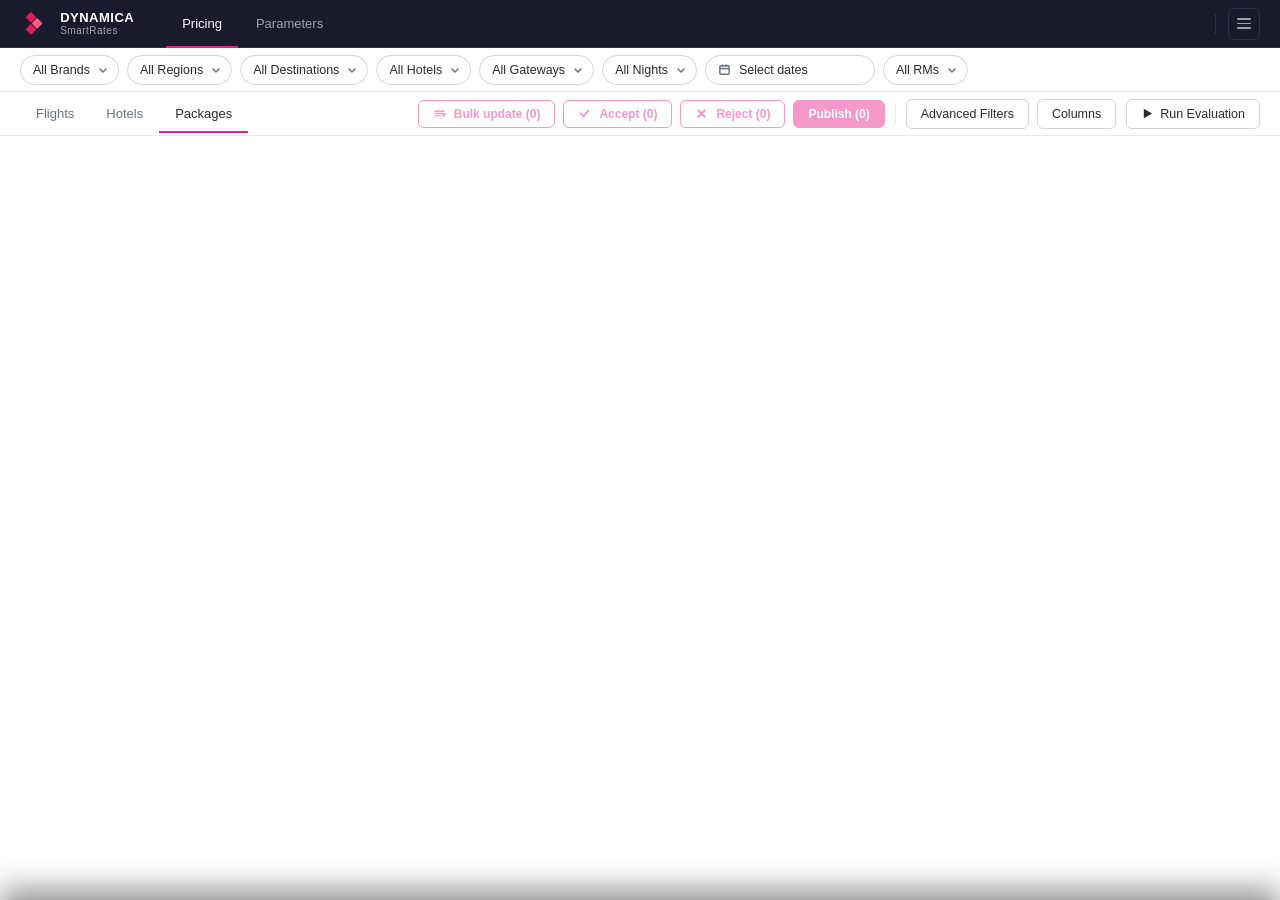
<file: index.html>
<!DOCTYPE html>
<html lang="en">
<head>
  <meta charset="utf-8">
  <title>Dynamica SmartRates — Sunwing demo</title>
  <!-- The static web root is data/ (what nginx serves). This redirect lets the
       repository root (e.g. GitHub Pages) open the demo directly. -->
  <meta http-equiv="refresh" content="0;url=data/pricing.html">
</head>
<body><a href="data/pricing.html">Open the demo</a></body>
</html>
</file>
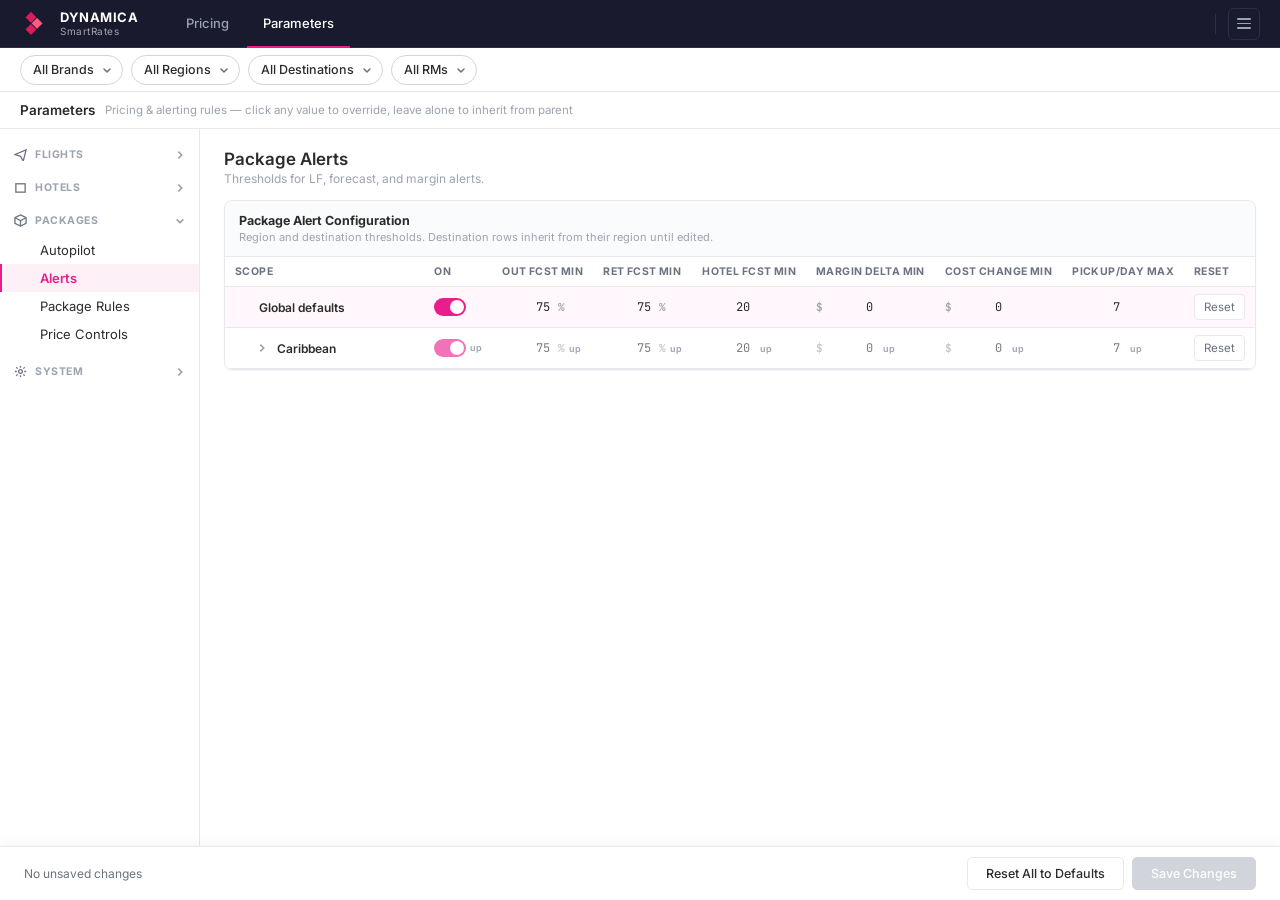
<file: data/parameters.html>
<!DOCTYPE html>
<html lang="en">
<head>
  <meta charset="UTF-8" />
  <meta name="viewport" content="width=device-width, initial-scale=1.0" />
  <title>Parameters — Sunwing RMS</title>
  <link rel="stylesheet" href="styles.css" />
  <script src="data.js"></script>
  <script src="vendor/papaparse.min.js"></script>
  <script src="data-loader.js"></script>
  <script src="package-parameters.js"></script>
  <script src="filters.js"></script>
  <style>
    /* ── Page shell ─────────────────────────────────────────── */
    .page-title-bar {
      display: flex; align-items: center; gap: 10px;
      padding: 10px 20px; background: var(--surface);
      border-bottom: 1px solid var(--border); flex-shrink: 0;
    }
    .page-title       { font-family: var(--font-sans); font-size: 13.5px; font-weight: 600; color: var(--text-primary); }
    .page-title-sub   { font-size: 11.5px; color: var(--text-muted); font-weight: 400; }

    /* ── Two-panel layout: sidebar + content ─────────────── */
    .param-layout {
      display: flex;
      flex: 1;
      min-height: 0;
      overflow: hidden;
    }
    .param-sidebar {
      width: 200px;
      flex-shrink: 0;
      background: #fff;
      border-right: 1px solid var(--border);
      overflow-y: auto;
      padding: 10px 0 80px;
    }
    .param-content {
      flex: 1;
      overflow: auto;
      background: var(--body-bg);
      padding: 20px 24px 80px;
    }

    .param-nav-group { margin-bottom: 2px; }
    .param-nav-header {
      display: flex;
      align-items: center;
      gap: 8px;
      width: 100%;
      padding: 9px 14px;
      background: none;
      border: none;
      cursor: pointer;
      font-family: var(--font-sans);
      font-size: 10.5px;
      font-weight: 700;
      letter-spacing: .5px;
      text-transform: uppercase;
      color: var(--text-muted);
      text-align: left;
    }
    .param-nav-header:hover { color: var(--text-secondary); }
    .param-nav-header svg.icon { width: 13px; height: 13px; color: var(--text-secondary); flex-shrink: 0; }
    .param-nav-header svg.chev {
      width: 10px; height: 10px; margin-left: auto;
      color: var(--text-muted); transition: transform .15s;
    }
    .param-nav-group.open > .param-nav-header svg.chev { transform: rotate(90deg); }
    .param-nav-items {
      padding: 0 0 6px;
      display: none;
    }
    .param-nav-group.open > .param-nav-items { display: block; }
    .param-nav-item {
      display: block;
      padding: 6px 14px 6px 38px;
      font-family: var(--font-sans);
      font-size: 13px;
      color: var(--text-primary);
      cursor: pointer;
      text-decoration: none;
      border-left: 2px solid transparent;
      transition: background .1s, color .1s;
    }
    .param-nav-item:hover { background: #f5f6f8; }
    .param-nav-item.active {
      color: var(--accent);
      background: rgba(232, 0, 125, 0.06);
      border-left-color: var(--accent);
      font-weight: 600;
    }

    /* Content panel typography */
    .section-title {
      font-family: var(--font-sans);
      font-size: 17px;
      font-weight: 600;
      color: var(--text-primary);
      margin: 0 0 2px;
    }
    .section-subtitle {
      font-size: 12px;
      color: var(--text-muted);
      margin: 0 0 14px;
    }
    .stub-panel {
      background: #fff;
      border: 1px dashed var(--border);
      border-radius: 8px;
      padding: 48px 24px;
      text-align: center;
      color: var(--text-muted);
      font-size: 13px;
    }

    /* ── Params table (horizontal scroll, sticky first col, grouped headers) ── */
    .params-table-wrap {
      background: var(--surface);
      border: 1px solid var(--border);
      border-radius: 8px;
      overflow: auto;
    }
    table.params-table {
      border-collapse: separate;
      border-spacing: 0;
      font-family: var(--font-sans);
      font-size: 12px;
      width: max-content;
      min-width: 100%;
    }
    table.params-table thead th {
      background: #fafbfc;
      padding: 6px 10px;
      text-align: left;
      font-weight: 600;
      font-size: 10.5px;
      color: var(--text-secondary);
      white-space: nowrap;
      border-bottom: 1px solid var(--border);
      position: sticky;
      top: 0;
      z-index: 3;
    }
    table.params-table thead tr.group-row th {
      font-size: 10px;
      text-transform: uppercase;
      letter-spacing: .05em;
      color: var(--text-muted);
      padding-top: 8px;
      padding-bottom: 6px;
      border-top: 2px solid var(--border);
      background: #f5f7fa;
    }
    /* Group border colors */
    table.params-table thead tr.group-row th.g-autopilot { border-top-color: #0d9488; }
    table.params-table thead tr.group-row th.g-margin    { border-top-color: #e8007d; }
    table.params-table thead tr.group-row th.g-price     { border-top-color: #64748b; }
    table.params-table thead tr.group-row th.g-lfAlert   { border-top-color: #f59e0b; }
    table.params-table thead tr.group-row th.g-fcAlert   { border-top-color: #dc2626; }
    table.params-table thead tr.group-row th.g-mgAlert   { border-top-color: #b91c1c; }
    table.params-table thead tr.group-row th.g-los       { border-top-color: #7c3aed; }

    table.params-table thead th.first-col,
    table.params-table tbody td.first-col {
      position: sticky;
      left: 0;
      z-index: 4;
      min-width: 300px;
      max-width: 320px;
      background: var(--surface);
      box-shadow: 2px 0 0 var(--border);
    }
    table.params-table thead th.first-col { background: #fafbfc; z-index: 5; }
    table.params-table thead tr.group-row th.first-col { background: #f5f7fa; }

    table.params-table tbody tr { transition: background .12s; }
    table.params-table tbody tr:hover td { background: #fbfbfc; }
    table.params-table tbody tr:hover td.first-col { background: #fbfbfc; }

    /* Row depth styling */
    tr.row-defaults td { background: #fff7fb; }
    tr.row-defaults td.first-col { background: #fff7fb; font-weight: 700; }
    tr.row-defaults:hover td { background: #fceaf1; }
    tr.row-defaults:hover td.first-col { background: #fceaf1; }

    tr.depth-1 td.first-col { font-weight: 600; color: var(--text-primary); }
    tr.depth-2 td { background: #fafbfc; }
    tr.depth-2 td.first-col { background: #fafbfc; color: var(--text-primary); }
    tr.depth-2:hover td { background: #f2f4f7; }
    tr.depth-2:hover td.first-col { background: #f2f4f7; }

    tr.depth-3 td { background: #fff; }
    tr.depth-3 td.first-col { font-size: 11.5px; color: var(--text-secondary); }

    table.params-table tbody td {
      padding: 7px 10px;
      vertical-align: middle;
      white-space: nowrap;
      border-bottom: 1px solid var(--border);
    }

    /* First-col layout: chevron + name + optional badge */
    .fc-inner {
      display: flex; align-items: center; gap: 4px;
      min-height: 24px;
    }
    .fc-chev {
      background: none; border: none; cursor: pointer; padding: 0 4px;
      color: var(--text-muted);
      display: inline-flex; align-items: center;
    }
    .fc-chev svg { width: 10px; height: 10px; transition: transform .15s; }
    .fc-chev.open svg { transform: rotate(90deg); color: var(--accent); }
    .fc-chev.placeholder { visibility: hidden; }

    /* Field cell common */
    td.field-cell {
      padding: 5px 10px;
      position: relative;
    }
    td.field-cell.inherit .val-wrap,
    td.field-cell.inherit input[type="number"],
    td.field-cell.inherit select,
    td.field-cell.inherit .val-suffix,
    td.field-cell.inherit .val-prefix {
      color: var(--text-muted);
      opacity: 0.75;
    }
    td.field-cell.inherit .inline-toggle .slider {
      opacity: 0.6;
    }
    .inh-mark {
      display: inline-block;
      font-size: 9px;
      color: var(--text-muted);
      margin-left: 4px;
      vertical-align: middle;
    }
    .over-dot {
      display: inline-block;
      width: 5px; height: 5px;
      border-radius: 50%;
      background: var(--accent);
      margin-left: 5px;
      vertical-align: middle;
    }
    .reset-link {
      display: none;
      font-size: 11px;
      color: var(--text-muted);
      margin-left: 4px;
      cursor: pointer;
      padding: 0 3px;
      border-radius: 3px;
      text-decoration: none;
    }
    td.field-cell.override:hover .reset-link { display: inline; }
    .reset-link:hover { color: var(--accent); background: rgba(232, 0, 125, 0.08); }

    /* Value controls */
    .val-wrap {
      display: inline-flex;
      align-items: center;
      gap: 2px;
      font-family: var(--font-mono);
      font-size: 12px;
    }
    .val-wrap input[type="number"],
    .val-wrap input[type="date"] {
      width: 54px;
      padding: 2px 5px;
      border: 1px solid transparent;
      border-radius: 3px;
      background: transparent;
      font-family: var(--font-mono);
      font-size: 12px;
      color: var(--text-primary);
      text-align: right;
      outline: none;
      transition: background .1s, border-color .1s;
      -moz-appearance: textfield;
    }
    .val-wrap input[type="date"] {
      width: 118px;
      text-align: left;
      font-family: var(--font-sans);
      color-scheme: light;
    }
    .val-wrap input[type="number"]::-webkit-outer-spin-button,
    .val-wrap input[type="number"]::-webkit-inner-spin-button { -webkit-appearance: none; margin: 0; }
    .val-wrap input[type="number"]:hover,
    .val-wrap input[type="date"]:hover { background: #f3f4f6; border-color: var(--border); }
    .val-wrap input[type="number"]:focus,
    .val-wrap input[type="date"]:focus { background: #fff; border-color: var(--accent); }
    .val-prefix, .val-suffix { color: var(--text-muted); font-size: 11px; }

    select.sev-select, select.enum-select {
      padding: 2px 18px 2px 8px;
      border: 1px solid transparent;
      border-radius: 3px;
      background: transparent;
      font-family: var(--font-sans);
      font-size: 11.5px;
      font-weight: 500;
      color: var(--text-primary);
      cursor: pointer;
      outline: none;
      -webkit-appearance: none;
      appearance: none;
      background-image:
        linear-gradient(45deg, transparent 50%, var(--text-muted) 50%),
        linear-gradient(135deg, var(--text-muted) 50%, transparent 50%);
      background-position: calc(100% - 10px) 50%, calc(100% - 6px) 50%;
      background-size: 4px 4px, 4px 4px;
      background-repeat: no-repeat;
    }
    select.sev-select:hover, select.enum-select:hover { background-color: #f3f4f6; border-color: var(--border); }
    select.sev-select:focus, select.enum-select:focus { border-color: var(--accent); background-color: #fff; }

    /* Inline toggle */
    .inline-toggle { position: relative; display: inline-block; width: 32px; height: 18px; cursor: pointer; }
    .inline-toggle input { opacity: 0; width: 0; height: 0; }
    .inline-toggle .slider {
      position: absolute; inset: 0; background: #d1d5db;
      border-radius: 999px; transition: background .15s;
    }
    .inline-toggle .slider::before {
      content: ''; position: absolute; top: 2px; left: 2px;
      width: 14px; height: 14px; background: #fff;
      border-radius: 50%; transition: transform .15s;
    }
    .inline-toggle input:checked + .slider { background: var(--accent); }
    .inline-toggle input:checked + .slider::before { transform: translateX(14px); }

    .fc-chev svg polyline { stroke: currentColor; fill: none; stroke-width: 2; }

    /* Sticky save FAB */
    .save-fab {
      position: fixed;
      bottom: 0; left: 0; right: 0;
      display: flex; justify-content: flex-end; gap: 8px;
      padding: 10px 24px;
      background: rgba(255, 255, 255, 0.96);
      backdrop-filter: blur(6px);
      border-top: 1px solid var(--border);
      box-shadow: 0 -4px 12px rgba(0, 0, 0, 0.04);
      z-index: 50;
    }
    .save-fab .fab-info {
      margin-right: auto;
      display: inline-flex;
      align-items: center;
      gap: 8px;
      font-size: 12px;
      color: var(--text-secondary);
    }
    .save-fab .fab-info .fab-dirty { color: var(--accent); font-weight: 600; }
    .save-fab button {
      padding: 8px 18px;
      border-radius: 5px;
      font-family: var(--font-sans);
      font-size: 12.5px;
      font-weight: 500;
      cursor: pointer;
      border: 1px solid var(--border);
    }
    .save-fab .btn-ghost { background: #fff; color: var(--text-primary); }
    .save-fab .btn-ghost:hover { border-color: var(--accent); color: var(--accent); }
    .save-fab .btn-primary { background: var(--accent); color: #fff; border-color: var(--accent); }
    .save-fab .btn-primary:disabled {
      background: #d1d5db; border-color: #d1d5db; cursor: not-allowed;
    }
    .save-fab .btn-primary:hover:not(:disabled) { background: var(--accent-dim); border-color: var(--accent-dim); }

    /* Package parameter accordions */
    .pkg-param-panel {
      background: #fff;
      border: 1px solid var(--border);
      border-radius: 8px;
      overflow: hidden;
      box-shadow: var(--shadow-sm);
    }
    .pkg-param-head {
      display: flex;
      align-items: center;
      justify-content: space-between;
      gap: 12px;
      padding: 12px 14px;
      background: #fafbfc;
      border-bottom: 1px solid var(--border);
    }
    .pkg-param-head-title {
      font-size: 12.5px;
      font-weight: 700;
      color: var(--text-primary);
    }
    .pkg-param-head-sub {
      margin-top: 2px;
      font-size: 11px;
      color: var(--text-muted);
    }
    .pkg-param-table-wrap { overflow: auto; }
    table.pkg-param-table {
      width: 100%;
      min-width: 900px;
      border-collapse: separate;
      border-spacing: 0;
      font-family: var(--font-sans);
      font-size: 12px;
    }
    table.pkg-param-table th {
      position: sticky;
      top: 0;
      z-index: 3;
      padding: 8px 10px;
      background: #fff;
      color: var(--text-secondary);
      font-size: 10.5px;
      font-weight: 700;
      letter-spacing: .04em;
      text-transform: uppercase;
      border-bottom: 1px solid var(--border);
      text-align: left;
      white-space: nowrap;
    }
    table.pkg-param-table td {
      padding: 7px 10px;
      border-bottom: 1px solid var(--border);
      vertical-align: middle;
      white-space: nowrap;
    }
    table.pkg-param-table tbody tr:hover td { background: var(--row-hover); }
    table.pkg-param-table tbody tr.row-defaults td {
      background: #fff7fb;
      font-weight: 600;
    }
    table.pkg-param-table tbody tr.depth-1 td {
      background: #fff;
      font-weight: 600;
    }
    table.pkg-param-table tbody tr.depth-2 td {
      background: #fafbfc;
    }
    table.pkg-param-table tbody tr.depth-3 td {
      background: #fff;
    }
    table.pkg-param-table tbody tr.depth-4 td {
      background: #fff;
      color: var(--text-secondary);
    }
    .pkg-param-name {
      display: flex;
      align-items: center;
      gap: 6px;
      min-width: 0;
    }
    .pkg-param-name-text {
      overflow: hidden;
      text-overflow: ellipsis;
      max-width: 360px;
    }
    .pkg-param-meta {
      color: var(--text-muted);
      font-size: 10.5px;
      font-weight: 400;
      margin-left: 4px;
    }
    .pkg-param-reset {
      border: 1px solid var(--border);
      border-radius: 4px;
      background: #fff;
      color: var(--text-secondary);
      height: 26px;
      padding: 0 9px;
      font-family: var(--font-sans);
      font-size: 11.5px;
      cursor: pointer;
    }
    .pkg-param-reset:hover { border-color: var(--accent); color: var(--accent); }
    .pkg-param-field.inherit .val-wrap,
    .pkg-param-field.inherit .inline-toggle {
      opacity: .62;
    }
    .pkg-param-field .inh-mark {
      color: var(--text-muted);
      font-size: 9px;
      margin-left: 4px;
    }
    .pkg-param-field .over-dot {
      display: inline-block;
      width: 5px;
      height: 5px;
      border-radius: 50%;
      background: var(--accent);
      margin-left: 5px;
      vertical-align: middle;
    }
    .pkg-param-empty {
      margin-top: 18px;
      padding: 40px;
      text-align: center;
      color: var(--text-muted);
      border: 1px dashed var(--border-mid);
      border-radius: 8px;
      background: #fff;
    }

    .rules-shell {
      display: flex;
      min-height: calc(100vh - 210px);
      background: var(--body-bg);
      border: 1px solid var(--border);
      border-radius: 8px;
      overflow: hidden;
      box-shadow: var(--shadow-sm);
    }
    .rules-list-pane {
      width: 380px;
      min-width: 380px;
      background: #fff;
      border-right: 1px solid var(--border);
      display: flex;
      flex-direction: column;
      overflow: hidden;
    }
    .rules-list-head {
      padding: 14px 16px;
      border-bottom: 1px solid var(--border);
      display: flex;
      align-items: center;
      justify-content: space-between;
    }
    .rules-list-title { font-size: 13px; font-weight: 600; color: var(--text-primary); }
    .btn-sm { padding: 5px 11px; font-size: 11.5px; }
    .rules-list { flex: 1; overflow-y: auto; padding: 10px 12px; }
    .rule-card {
      background: #fff;
      border: 1px solid var(--border);
      border-radius: 6px;
      padding: 12px 13px;
      margin-bottom: 10px;
      cursor: pointer;
      transition: border-color .15s, box-shadow .15s;
    }
    .rule-card:hover { border-color: var(--accent); box-shadow: 0 1px 3px rgba(0,0,0,.06); }
    .rule-card.active { border-color: var(--accent); box-shadow: 0 0 0 2px rgba(232,0,125,.15); }
    .rule-card .rc-top {
      display: flex;
      align-items: center;
      justify-content: space-between;
      margin-bottom: 6px;
      gap: 8px;
    }
    .rule-card .rc-name { font-size: 12.5px; font-weight: 600; color: var(--text-primary); }
    .rule-status {
      font-size: 10px;
      font-weight: 600;
      padding: 2px 8px;
      border-radius: 10px;
      letter-spacing: .3px;
      text-transform: uppercase;
      white-space: nowrap;
    }
    .rule-status.rs-active { background: rgba(232,0,125,0.12); color: #c2185b; }
    .rule-status.rs-inactive { background: #f3f4f6; color: var(--text-secondary); }
    .rule-status.rs-draft { background: rgba(245,166,35,0.14); color: #b45309; }
    .rule-card .rc-meta { font-size: 11px; color: var(--text-secondary); margin-bottom: 4px; }
    .rule-card .rc-cond {
      font-size: 10.5px;
      color: var(--text-primary);
      padding: 4px 7px;
      background: #f9fafb;
      border-radius: 3px;
      margin-top: 4px;
      font-family: var(--font-mono);
    }
    .rule-card .rc-foot {
      display: flex;
      align-items: center;
      justify-content: space-between;
      margin-top: 8px;
      padding-top: 8px;
      border-top: 1px solid var(--border);
      font-size: 10.5px;
      color: var(--text-muted);
    }
    .rule-card .rc-actions { display: flex; gap: 4px; }
    .rule-card .rc-icon-btn {
      background: none;
      border: none;
      cursor: pointer;
      color: var(--text-muted);
      padding: 2px 4px;
      border-radius: 3px;
      font-size: 12px;
    }
    .rule-card .rc-icon-btn:hover { color: var(--accent); background: #f3f4f6; }
    .rules-editor-pane {
      flex: 1;
      overflow-y: auto;
      background: var(--body-bg);
      padding: 22px 28px;
    }
    .rules-editor {
      background: #fff;
      border: 1px solid var(--border);
      border-radius: 8px;
      padding: 22px 24px;
      max-width: 760px;
    }
    .re-header {
      display: flex;
      align-items: center;
      justify-content: space-between;
      margin-bottom: 18px;
      padding-bottom: 14px;
      border-bottom: 1px solid var(--border);
    }
    .re-header h3 { margin: 0; font-size: 15px; font-weight: 600; }
    .re-field { margin-bottom: 16px; }
    .re-label {
      display: block;
      font-size: 11px;
      font-weight: 600;
      color: var(--text-secondary);
      text-transform: uppercase;
      letter-spacing: .04em;
      margin-bottom: 6px;
    }
    .re-input,
    .re-select {
      width: 100%;
      padding: 7px 10px;
      border: 1px solid var(--border);
      border-radius: 4px;
      background: #fff;
      font-family: var(--font-sans);
      font-size: 12.5px;
      color: var(--text-primary);
      box-sizing: border-box;
    }
    .re-input:focus, .re-select:focus { outline: none; border-color: var(--accent); }
    .re-cb-grid { display: grid; grid-template-columns: repeat(3, 1fr); gap: 7px; }
    .re-cb, .re-radio {
      display: inline-flex;
      align-items: center;
      gap: 6px;
      font-size: 12px;
      color: var(--text-primary);
      cursor: pointer;
    }
    .re-cb input, .re-radio input { cursor: pointer; }
    .re-radio-list { display: flex; flex-direction: column; gap: 6px; }
    .re-cond-row {
      display: grid;
      grid-template-columns: 1.5fr 0.8fr 1fr auto;
      gap: 8px;
      margin-bottom: 7px;
      align-items: center;
    }
    .re-cond-row .re-x {
      background: none;
      border: none;
      cursor: pointer;
      color: var(--text-muted);
      font-size: 16px;
      padding: 0 6px;
    }
    .re-cond-row .re-x:hover { color: #ef4444; }
    .re-add-cond {
      background: none;
      border: 1px dashed var(--border);
      color: var(--text-secondary);
      padding: 6px 12px;
      border-radius: 4px;
      cursor: pointer;
      font-size: 11.5px;
    }
    .re-add-cond:hover { border-color: var(--accent); color: var(--accent); }
    .re-action-row { display: grid; grid-template-columns: 1.5fr 1fr; gap: 10px; }
    .re-guardrails { display: grid; grid-template-columns: repeat(3, 1fr); gap: 10px; margin-top: 10px; }
    .re-footer {
      display: flex;
      align-items: center;
      gap: 10px;
      padding-top: 16px;
      border-top: 1px solid var(--border);
      margin-top: 18px;
    }
    .re-footer .spacer { flex: 1; }
    .btn-teal {
      background: var(--accent);
      color: #fff;
      border: 1px solid var(--accent);
      padding: 7px 16px;
      border-radius: 4px;
      font-family: var(--font-sans);
      font-size: 12px;
      font-weight: 500;
      cursor: pointer;
    }
    .btn-teal:hover { background: var(--accent-dim); border-color: var(--accent-dim); }
    .toggle-sw { position: relative; display: inline-block; width: 36px; height: 20px; }
    .toggle-sw input { display: none; }
    .toggle-sw .sl { position: absolute; inset: 0; background: #cbd5e1; border-radius: 20px; transition: .2s; }
    .toggle-sw .sl::before {
      content: '';
      position: absolute;
      left: 2px;
      top: 2px;
      width: 16px;
      height: 16px;
      background: #fff;
      border-radius: 50%;
      transition: .2s;
    }
    .toggle-sw input:checked + .sl { background: var(--accent); }
    .toggle-sw input:checked + .sl::before { transform: translateX(16px); }
  </style>
</head>
<body>
<div class="app">

  <!-- ── Top Nav ── -->
  <nav class="topnav">
    <a href="pricing.html" class="logo" style="text-decoration:none;">
      <div style="display:flex;align-items:center;gap:12px;">
        <img src="engine_logo (2).png" style="height:28px;width:auto;display:block;" />
        <div style="display:flex;flex-direction:column;line-height:1;gap:2px;">
          <span style="font-family:var(--font-sans);font-size:13px;font-weight:700;letter-spacing:0.5px;color:#ffffff;">DYNAMICA</span>
          <span style="font-family:var(--font-sans);font-size:10px;font-weight:400;letter-spacing:0.5px;color:rgba(255,255,255,0.6);">SmartRates</span>
        </div>
      </div>
    </a>

    <div class="nav-tabs">
      <a href="pricing.html"    class="nav-tab">Pricing</a>
      <a href="parameters.html" class="nav-tab active">Parameters</a>
    </div>

    <div class="nav-divider"></div>

    <div style="position:relative;">
      <button class="nav-menu-btn" id="menuBtn" onclick="toggleMenu()">
        <span></span><span></span><span></span>
      </button>
      <div class="nav-dropdown" id="navDropdown">
        <a href="#">Settings</a>
        <a href="#">Reports</a>
      </div>
    </div>
  </nav>

  <!-- ── Filter Bar ── -->
  <div class="filter-bar" id="filterBar">
    <div class="ms-wrap" id="fBrand">
      <button class="filter-pill ms-pill" type="button" aria-haspopup="listbox" aria-expanded="false"><span class="ms-trigger-text">All Brands</span><span class="ms-trigger-count" hidden></span></button>
    </div>
    <div class="ms-wrap" id="fRegion">
      <button class="filter-pill ms-pill" type="button" aria-haspopup="listbox" aria-expanded="false"><span class="ms-trigger-text">All Regions</span><span class="ms-trigger-count" hidden></span></button>
    </div>
    <div class="ms-wrap" id="fDestination">
      <button class="filter-pill ms-pill" type="button" aria-haspopup="listbox" aria-expanded="false"><span class="ms-trigger-text">All Destinations</span><span class="ms-trigger-count" hidden></span></button>
    </div>
    <div class="ms-wrap" id="fRM">
      <button class="filter-pill ms-pill" type="button" aria-haspopup="listbox" aria-expanded="false"><span class="ms-trigger-text">All RMs</span><span class="ms-trigger-count" hidden></span></button>
    </div>
  </div>

  <!-- ── Page title ── -->
  <div class="page-title-bar">
    <span class="page-title">Parameters</span>
    <span class="page-title-sub">Pricing &amp; alerting rules — click any value to override, leave alone to inherit from parent</span>
  </div>

  <!-- ── Two-panel layout ── -->
  <div class="param-layout">

    <!-- LEFT: categorized nav -->
    <aside class="param-sidebar" id="paramSidebar">
      <div class="param-nav-group" data-group="flights">
        <button class="param-nav-header" type="button" onclick="toggleNavGroup('flights')">
          <svg class="icon" viewBox="0 0 14 14" fill="none" stroke="currentColor" stroke-width="1.4"><path d="M1 7l12-5-3 12-3-5-3-1z"/></svg>
          <span>Flights</span>
          <svg class="chev" viewBox="0 0 12 12" fill="none" stroke="currentColor" stroke-width="2"><polyline points="4,2 8,6 4,10"/></svg>
        </button>
        <div class="param-nav-items">
          <a class="param-nav-item" data-section="flights.autopilot" onclick="selectSection('flights.autopilot')">Autopilot</a>
          <a class="param-nav-item" data-section="flights.alerts"    onclick="selectSection('flights.alerts')">Alerts</a>
          <a class="param-nav-item" data-section="flights.price"     onclick="selectSection('flights.price')">Price Controls</a>
          <a class="param-nav-item" data-section="flights.capacity"  onclick="selectSection('flights.capacity')">Capacity Rules</a>
        </div>
      </div>
      <div class="param-nav-group" data-group="hotels">
        <button class="param-nav-header" type="button" onclick="toggleNavGroup('hotels')">
          <svg class="icon" viewBox="0 0 14 14" fill="none" stroke="currentColor" stroke-width="1.4"><rect x="2" y="3" width="10" height="9"/><line x1="4.5" y1="6" x2="4.5" y2="6.01"/><line x1="7" y1="6" x2="7" y2="6.01"/><line x1="9.5" y1="6" x2="9.5" y2="6.01"/><line x1="4.5" y1="9" x2="4.5" y2="9.01"/><line x1="7" y1="9" x2="7" y2="9.01"/><line x1="9.5" y1="9" x2="9.5" y2="9.01"/></svg>
          <span>Hotels</span>
          <svg class="chev" viewBox="0 0 12 12" fill="none" stroke="currentColor" stroke-width="2"><polyline points="4,2 8,6 4,10"/></svg>
        </button>
        <div class="param-nav-items">
          <a class="param-nav-item" data-section="hotels.autopilot" onclick="selectSection('hotels.autopilot')">Autopilot</a>
          <a class="param-nav-item" data-section="hotels.alerts"    onclick="selectSection('hotels.alerts')">Alerts</a>
          <a class="param-nav-item" data-section="hotels.price"     onclick="selectSection('hotels.price')">Price Controls</a>
          <a class="param-nav-item" data-section="hotels.los"       onclick="selectSection('hotels.los')">Length of Stay</a>
        </div>
      </div>
      <div class="param-nav-group open" data-group="packages">
        <button class="param-nav-header" type="button" onclick="toggleNavGroup('packages')">
          <svg class="icon" viewBox="0 0 14 14" fill="none" stroke="currentColor" stroke-width="1.4"><polygon points="7,1 13,4 13,10 7,13 1,10 1,4"/><line x1="7" y1="7" x2="7" y2="13"/><polyline points="1,4 7,7 13,4"/></svg>
          <span>Packages</span>
          <svg class="chev" viewBox="0 0 12 12" fill="none" stroke="currentColor" stroke-width="2"><polyline points="4,2 8,6 4,10"/></svg>
        </button>
        <div class="param-nav-items">
          <a class="param-nav-item" data-section="packages.autopilot" onclick="selectSection('packages.autopilot')">Autopilot</a>
          <a class="param-nav-item" data-section="packages.alerts"    onclick="selectSection('packages.alerts')">Alerts</a>
          <a class="param-nav-item" data-section="packages.rules"     onclick="selectSection('packages.rules')">Package Rules</a>
          <a class="param-nav-item" data-section="packages.price"     onclick="selectSection('packages.price')">Price Controls</a>
        </div>
      </div>
      <div class="param-nav-group" data-group="system">
        <button class="param-nav-header" type="button" onclick="toggleNavGroup('system')">
          <svg class="icon" viewBox="0 0 14 14" fill="none" stroke="currentColor" stroke-width="1.4"><circle cx="7" cy="7" r="2"/><path d="M7 1v2M7 11v2M1 7h2M11 7h2M2.5 2.5l1.4 1.4M10.1 10.1l1.4 1.4M2.5 11.5l1.4-1.4M10.1 3.9l1.4-1.4"/></svg>
          <span>System</span>
          <svg class="chev" viewBox="0 0 12 12" fill="none" stroke="currentColor" stroke-width="2"><polyline points="4,2 8,6 4,10"/></svg>
        </button>
        <div class="param-nav-items">
          <a class="param-nav-item" data-section="system.cost"     onclick="selectSection('system.cost')">Cost Change Rules</a>
          <a class="param-nav-item" data-section="system.rollback" onclick="selectSection('system.rollback')">Rollback &amp; History</a>
        </div>
      </div>
    </aside>

    <!-- RIGHT: content panel (renders based on active section) -->
    <main class="param-content" id="paramContent"></main>

  </div>

</div><!-- /.app -->

<!-- ── Sticky Save / Reset bar ── -->
<div class="save-fab">
  <div class="fab-info">
    <span id="fabInfo">No unsaved changes</span>
  </div>
  <button class="btn-ghost"   onclick="resetAll()">Reset All to Defaults</button>
  <button id="saveBtn" class="btn-primary" onclick="saveAll()" disabled>Save Changes</button>
</div>

<script>
/* ══════════════════════════════════════════════════════════════════
   Section config — maps sidebar item to tab + groups from PARAM_FIELD_GROUPS
   ══════════════════════════════════════════════════════════════════ */
const SECTIONS = {
  'flights.autopilot':  { tab: 'flight',  groups: ['autopilot'],                 title: 'Flight Autopilot',       subtitle: 'Auto-apply rec fare adjustments within safe bounds.' },
  'flights.alerts':     { tab: 'flight',  groups: ['lfAlert','fcAlert','mgAlert'], title: 'Flight Alerts',          subtitle: 'Thresholds for load factor, forecast, and margin alerts.' },
  'flights.price':      { tab: 'flight',  groups: ['margin','price'],            title: 'Flight Price Controls',  subtitle: 'Minimum / maximum fares and margin guardrails.' },
  'flights.capacity':   { stub: true,                                            title: 'Flight Capacity Rules',  subtitle: 'Rules for adding or releasing seats in response to demand signals.' },
  'hotels.autopilot':   { tab: 'hotel',   groups: ['autopilot'],                 title: 'Hotel Autopilot',        subtitle: 'Auto-apply rec ADR adjustments within safe bounds.' },
  'hotels.alerts':      { tab: 'hotel',   groups: ['lfAlert','fcAlert','mgAlert'], title: 'Hotel Alerts',           subtitle: 'Thresholds for occupancy, forecast, and margin alerts.' },
  'hotels.price':       { tab: 'hotel',   groups: ['margin','price'],            title: 'Hotel Price Controls',   subtitle: 'Minimum / maximum ADR and margin guardrails.' },
  'hotels.los':         { tab: 'hotel',   groups: ['los'],                       title: 'Hotel Length of Stay',   subtitle: 'Length-of-stay uplifts, discounts, and min/max night bounds.' },
  'packages.autopilot': { tab: 'package', groups: ['autopilot'],                 title: 'Package Autopilot',      subtitle: 'Auto-apply rec package-price adjustments within safe bounds.' },
  'packages.alerts':    { tab: 'package', groups: ['lfAlert','fcAlert','mgAlert'], title: 'Package Alerts',         subtitle: 'Thresholds for LF, forecast, and margin alerts.' },
  'packages.rules':     { tab: 'package', groups: ['rules'],                    title: 'Package Rules',          subtitle: 'Date-scoped package guardrails, lock rules, and review thresholds.' },
  'packages.price':     { tab: 'package', groups: ['margin','price'],            title: 'Package Price Controls', subtitle: 'Minimum / maximum package prices and margin guardrails.' },
  'system.cost':        { stub: true,                                            title: 'Cost Change Rules',      subtitle: 'How supplier cost changes flow into pricing recommendations.' },
  'system.rollback':    { stub: true,                                            title: 'Rollback & History',     subtitle: 'Published-change audit log and rollback controls.' },
};

/* ══════════════════════════════════════════════════════════════════
   State
   ══════════════════════════════════════════════════════════════════ */
let activeSection = 'packages.alerts';
const expanded    = new Set();  // `${tab}::${destId}` or `${tab}::${destId}::${midId}`
const dirtyKeys   = new Set();  // `${tab}::${pathStr}::${field}`
let packageParamState = window.PackageParameters ? PackageParameters.load() : null;
let packageParamRows = [];

const MID_KEY   = { flight: 'routes',   hotel: 'hotels', package: 'gateways' };
const GRAND_KEY = { flight: 'classes',  hotel: 'rooms',  package: 'packages' };

const PACKAGE_ALERT_FIELDS = [
  { key: 'enabled', label: 'On', type: 'toggle' },
  { key: 'outFcstMin', label: 'OUT FCST min', type: 'pct' },
  { key: 'retFcstMin', label: 'RET FCST min', type: 'pct' },
  { key: 'hotelFcstMin', label: 'HOTEL FCST min', type: 'int' },
  { key: 'marginDeltaMin', label: 'MARGIN DELTA min', type: 'dollar' },
  { key: 'costChangeMin', label: 'Cost change min', type: 'dollar' },
  { key: 'pickupDailyMax', label: 'Pickup/day max', type: 'int' },
];

const PACKAGE_PRICE_FIELDS = [
  { key: 'minPrice', label: 'Min price', type: 'dollar' },
  { key: 'maxPrice', label: 'Max price', type: 'dollar' },
  { key: 'minMargin', label: 'Min margin', type: 'dollar' },
  { key: 'maxMargin', label: 'Max margin', type: 'dollar' },
];

const PACKAGE_RULE_FIELDS = [
  { key: 'enabled', label: 'On', type: 'toggle' },
  { key: 'startDate', label: 'Start date', type: 'date' },
  { key: 'endDate', label: 'End date', type: 'date' },
  { key: 'flightCategory', label: 'Flight cat.', type: 'enum', options: ['Any', 'Own Flight', 'Risk Block', '3rd Party'] },
  { key: 'hotelClassification', label: 'Hotel class', type: 'enum', options: ['Any', 'Exclusive', 'Commodity'] },
  { key: 'commitment', label: 'Commitment', type: 'enum', options: ['Any', 'Fully Committed', 'Allotment - Partially Committed', 'Allotment - Not Committed'] },
  { key: 'conditionMetric', label: 'Metric', type: 'enum', options: ['LF %', 'Forecast LF %', 'Rate of Sale', 'Days to Departure', 'Margin $', 'Occ %', 'Beds:Seats Ratio', 'Always apply'] },
  { key: 'conditionOperator', label: 'Op', type: 'enum', options: ['>', '<', '=', '>=', '<=', 'between'] },
  { key: 'conditionValue', label: 'Trigger', type: 'number' },
  { key: 'actionType', label: 'Action', type: 'enum', options: ['Increase margin by $', 'Decrease margin by $', 'Increase margin by %', 'Decrease margin by %', 'Set margin to $', 'Set fare to $', 'Lock price', 'Flag for review'] },
  { key: 'actionValue', label: 'Action value', type: 'number' },
  { key: 'maxChange', label: 'Max change', type: 'dollar' },
  { key: 'minMargin', label: 'Min margin', type: 'dollar' },
  { key: 'maxMargin', label: 'Max margin', type: 'dollar' },
  { key: 'lockPrice', label: 'Lock', type: 'toggle' },
  { key: 'reviewChangeOver', label: 'Review over', type: 'dollar' },
  { key: 'priority', label: 'Priority', type: 'int' },
];

const PACKAGE_RULE_STORAGE_KEY = 'dynamica.packageRules.v1';
let packageRulesState = loadPackageRulesState();
let packageRuleDraft = null;
let selectedPackageRuleId = null;

/* ══════════════════════════════════════════════════════════════════
   Helpers
   ══════════════════════════════════════════════════════════════════ */
function _regionClass(r) {
  const map = {
    'Caribbean': 'region-caribbean', 'Mexico': 'region-mexico',
    'Central America': 'region-centralamerica', 'Europe': 'region-europe',
    'Sun & Sand': 'region-sunsand',
  };
  return map[r] || 'region-caribbean';
}

function getTree(tab) { return PARAMETERS_DATA[tab]; }

function getNodeAtPath(tab, path) {
  const tree = getTree(tab);
  if (!path.length) return { overrides: tree.defaults, __isDefaults: true };
  const dest = tree.destinations.find(d => d.id === path[0]);
  if (!dest) return null;
  if (path.length === 1) return dest;
  const midArr = dest[MID_KEY[tab]] || [];
  const mid = midArr.find(m => m.id === path[1]);
  if (!mid) return null;
  if (path.length === 2) return mid;
  const grandArr = mid[GRAND_KEY[tab]] || [];
  return grandArr.find(l => l.id === path[2]) || null;
}

function getValue(tab, path, fieldKey) {
  const tree = getTree(tab);
  for (let i = path.length; i >= 1; i--) {
    const node = getNodeAtPath(tab, path.slice(0, i));
    if (node && node.overrides && fieldKey in node.overrides) {
      return node.overrides[fieldKey];
    }
  }
  return tree.defaults[fieldKey];
}

function hasOverride(node, fieldKey) {
  return !!(node && node.overrides && (fieldKey in node.overrides));
}

function coerce(field, raw) {
  if (field.type === 'toggle') return !!raw;
  if (field.type === 'sev' || field.type === 'enum') return String(raw);
  if (field.type === 'date' || field.type === 'text') return String(raw || '');
  const n = Number(raw);
  return isNaN(n) ? 0 : n;
}

function escParam(value) {
  return String(value ?? '').replace(/[&<>"']/g, ch => ({
    '&': '&amp;',
    '<': '&lt;',
    '>': '&gt;',
    '"': '&quot;',
    "'": '&#39;',
  }[ch]));
}

function jsParamArg(value) {
  return String(value ?? '').replace(/\\/g, '\\\\').replace(/'/g, "\\'");
}

function flattenPackageRows() {
  const rows = [];
  PACKAGE_DATA.forEach(dest => {
    dest.checkInWeeks.forEach(wk => {
      wk.gateways.forEach(gw => {
        gw.durations.forEach(pkg => {
          pkg.gatewayCity = pkg.gatewayCity || gw.gatewayCity || pkg.gateway;
          pkg.weekLabel = pkg.weekLabel || wk.label || pkg.checkInWeek;
          pkg.weekStartIso = pkg.weekStartIso || wk.weekStartIso;
          rows.push(pkg);
        });
      });
    });
  });
  packageParamRows = rows;
  return rows;
}

function dateLabelForParam(pkg) {
  const out = dayMonParam(pkg.departureDate);
  const ret = dayMonParam(pkg.returnDate);
  return out && ret ? `${out} - ${ret}` : (out || ret || '-');
}

function dayMonParam(dateText) {
  const s = String(dateText || '').trim();
  const m = s.match(/^(\d{4})-(\d{1,2})-(\d{1,2})/);
  if (!m) return s;
  const months = ['JAN','FEB','MAR','APR','MAY','JUN','JUL','AUG','SEP','OCT','NOV','DEC'];
  return `${months[Number(m[2]) - 1] || m[2]} ${Number(m[3])}`;
}

function buildPackageParamTree() {
  const regionMap = new Map();
  flattenPackageRows().forEach(pkg => {
    const keys = PackageParameters.keysForPackage(pkg);
    if (!regionMap.has(keys.region)) {
      regionMap.set(keys.region, {
        key: keys.region,
        name: pkg.region || '-',
        sample: pkg,
        destinations: new Map(),
      });
    }
    const region = regionMap.get(keys.region);
    if (!region.destinations.has(keys.destination)) {
      region.destinations.set(keys.destination, {
        key: keys.destination,
        name: pkg.destination || '-',
        sample: pkg,
        dates: new Map(),
      });
    }
    const dest = region.destinations.get(keys.destination);
    if (!dest.dates.has(keys.date)) {
      dest.dates.set(keys.date, {
        key: keys.date,
        name: dateLabelForParam(pkg),
        meta: `${pkg.duration || '-'}N`,
        sample: pkg,
        hotels: new Map(),
      });
    }
    const date = dest.dates.get(keys.date);
    if (!date.hotels.has(keys.hotel)) {
      date.hotels.set(keys.hotel, {
        key: keys.hotel,
        name: pkg.hotel || '-',
        sample: pkg,
        count: 0,
      });
    }
    date.hotels.get(keys.hotel).count += 1;
  });
  return Array.from(regionMap.values())
    .sort((a, b) => a.name.localeCompare(b.name))
    .map(region => {
      region.destinations = Array.from(region.destinations.values()).sort((a, b) => a.name.localeCompare(b.name));
      region.destinations.forEach(dest => {
        dest.dates = Array.from(dest.dates.values()).sort((a, b) => String(a.sample.departureDate).localeCompare(String(b.sample.departureDate)));
        dest.dates.forEach(date => {
          date.hotels = Array.from(date.hotels.values()).sort((a, b) => a.name.localeCompare(b.name));
        });
      });
      return region;
    });
}

function packageBucketName(scope) {
  return {
    region: 'regions',
    destination: 'destinations',
    date: 'dates',
    hotel: 'hotels',
  }[scope];
}

function packageOverride(area, scope, key, create) {
  const root = packageParamState && packageParamState[area];
  if (!root) return null;
  if (scope === 'defaults') return root.defaults;
  const bucket = packageBucketName(scope);
  if (!bucket) return null;
  if (create && !root[bucket][key]) root[bucket][key] = {};
  return root[bucket][key] || {};
}

function packageEffective(area, node, scope) {
  if (area === 'alerts') {
    if (scope === 'defaults') return packageParamState.alerts.defaults;
    return PackageParameters.effectiveAlerts(packageParamState, node.sample);
  }
  if (area === 'rules') {
    if (scope === 'defaults') return packageParamState.rules.defaults;
    return PackageParameters.effectiveRules(packageParamState, node.sample);
  }
  if (scope === 'defaults') return packageParamState.price.defaults;
  return PackageParameters.effectivePrice(packageParamState, node.sample);
}

function packageParamFields(area) {
  if (area === 'alerts') return PACKAGE_ALERT_FIELDS;
  if (area === 'rules') return PACKAGE_RULE_FIELDS;
  return PACKAGE_PRICE_FIELDS;
}

function renderPackageParamField(area, scope, key, node, field) {
  const effective = packageEffective(area, node, scope);
  const override = packageOverride(area, scope, key, false);
  const isDefaults = scope === 'defaults';
  const isOver = !isDefaults && Object.prototype.hasOwnProperty.call(override, field.key);
  const isInherit = !isDefaults && !isOver;
  const value = effective[field.key];
  const safeKey = jsParamArg(key);
  const onchange = `onchange="editPackageParam('${area}','${scope}','${safeKey}','${field.key}',${field.type === 'toggle' ? 'this.checked' : 'this.value'},'${field.type}')"`;
  let control = '';
  if (field.type === 'toggle') {
    control = `<label class="inline-toggle" onclick="event.stopPropagation()">
      <input type="checkbox" ${value ? 'checked' : ''} ${onchange}>
      <span class="slider"></span>
    </label>`;
  } else if (field.type === 'pct') {
    control = `<span class="val-wrap"><input type="number" step="1" value="${escParam(value)}" ${onchange}><span class="val-suffix">%</span></span>`;
  } else if (field.type === 'dollar') {
    control = `<span class="val-wrap"><span class="val-prefix">$</span><input type="number" step="1" value="${escParam(value)}" ${onchange}></span>`;
  } else if (field.type === 'date') {
    control = `<span class="val-wrap"><input type="date" value="${escParam(value)}" ${onchange}></span>`;
  } else if (field.type === 'enum') {
    control = `<select class="enum-select" onclick="event.stopPropagation()" ${onchange}>
      ${(field.options || []).map(opt => `<option value="${escParam(opt)}" ${String(value) === String(opt) ? 'selected' : ''}>${escParam(opt)}</option>`).join('')}
    </select>`;
  } else {
    control = `<span class="val-wrap"><input type="number" step="1" value="${escParam(value)}" ${onchange}></span>`;
  }
  const marker = isInherit ? '<span class="inh-mark" title="Inherited from parent">up</span>'
    : (isOver ? '<span class="over-dot" title="Overridden from parent"></span>' : '');
  return `<td class="pkg-param-field ${isInherit ? 'inherit' : isOver ? 'override' : ''}">${control}${marker}</td>`;
}

function renderPackageParamRow(area, scope, node, depth, hasChildren) {
  const fields = packageParamFields(area);
  const key = scope === 'defaults' ? 'defaults' : node.key;
  const rowId = `${area}::${scope}::${key}`;
  const isOpen = expanded.has(rowId);
  const indent = depth * 18;
  const safeRowId = jsParamArg(rowId);
  const safeKey = jsParamArg(key);
  const chevBtn = hasChildren
    ? `<button class="fc-chev ${isOpen ? 'open' : ''}" onclick="event.stopPropagation();togglePackageParamNode('${safeRowId}')">${chev(isOpen)}</button>`
    : `<span class="fc-chev placeholder">${chev(false)}</span>`;
  const meta = node.meta ? `<span class="pkg-param-meta">${escParam(node.meta)}</span>` : '';
  const count = node.count ? `<span class="pkg-param-meta">${node.count} room type${node.count === 1 ? '' : 's'}</span>` : '';
  return `
    <tr class="${scope === 'defaults' ? 'row-defaults' : `depth-${depth}`}">
      <td>
        <div class="pkg-param-name" style="padding-left:${indent}px;">
          ${chevBtn}
          <span class="pkg-param-name-text">${escParam(node.name)}</span>
          ${meta}${count}
        </div>
      </td>
      ${fields.map(field => renderPackageParamField(area, scope, key, node, field)).join('')}
      <td><button class="pkg-param-reset" type="button" onclick="resetPackageParamScope('${area}','${scope}','${safeKey}')">Reset</button></td>
    </tr>
  `;
}

function renderPackageParamsTable(area) {
  const cfg = SECTIONS[activeSection];
  const fields = packageParamFields(area);
  const tree = buildPackageParamTree();
  const defaultsNode = { key: 'defaults', name: 'Global defaults', sample: packageParamRows[0] || {} };
  const rows = [renderPackageParamRow(area, 'defaults', defaultsNode, 0, false)];
  tree.forEach(region => {
    const regionId = `${area}::region::${region.key}`;
    const visibleDests = region.destinations.filter(dest => paramFilterPass(region.name, dest.name));
    if (!paramFilterPass(region.name, null) || !visibleDests.length) return;
    rows.push(renderPackageParamRow(area, 'region', region, 1, visibleDests.length));
    if (!expanded.has(regionId)) return;
    visibleDests.forEach(dest => {
      const destId = `${area}::destination::${dest.key}`;
      const hasDateChildren = (area === 'price' || area === 'rules') && dest.dates.length;
      rows.push(renderPackageParamRow(area, 'destination', dest, 2, hasDateChildren));
      if (!hasDateChildren || !expanded.has(destId)) return;
      dest.dates.forEach(date => {
        const dateId = `${area}::date::${date.key}`;
        rows.push(renderPackageParamRow(area, 'date', date, 3, date.hotels.length));
        if (!expanded.has(dateId)) return;
        date.hotels.forEach(hotel => rows.push(renderPackageParamRow(area, 'hotel', hotel, 4, false)));
      });
    });
  });
  const panelTitle = area === 'alerts'
    ? 'Package Alert Configuration'
    : area === 'rules'
      ? 'Package Rules'
      : 'Package Price Controls';
  const panelSub = area === 'alerts'
    ? 'Region and destination thresholds. Destination rows inherit from their region until edited.'
    : area === 'rules'
      ? 'Region, destination, date, and hotel rules. Date fields let rules apply only inside a package travel window.'
      : 'Region, destination, date, and hotel guardrails. Hotel rows inherit from the levels above.';
  return `
    <h2 class="section-title">${cfg.title}</h2>
    <div class="section-subtitle">${cfg.subtitle}</div>
    <div class="pkg-param-panel">
      <div class="pkg-param-head">
        <div>
          <div class="pkg-param-head-title">${panelTitle}</div>
          <div class="pkg-param-head-sub">${panelSub}</div>
        </div>
      </div>
      <div class="pkg-param-table-wrap">
        <table class="pkg-param-table">
          <thead>
            <tr>
              <th style="width:34%;">Scope</th>
              ${fields.map(field => `<th>${escParam(field.label)}</th>`).join('')}
              <th style="width:70px;">Reset</th>
            </tr>
          </thead>
          <tbody>${rows.join('')}</tbody>
        </table>
      </div>
    </div>
  `;
}

function renderPackageBlank(cfg) {
  return `
    <h2 class="section-title">${cfg.title}</h2>
    <div class="section-subtitle">${cfg.subtitle}</div>
    <div class="pkg-param-empty">No package controls are configured for this section yet.</div>
  `;
}

function loadPackageRulesState() {
  try {
    const raw = localStorage.getItem(PACKAGE_RULE_STORAGE_KEY);
    return raw ? JSON.parse(raw) : [];
  } catch (err) {
    console.warn('[parameters] package rules could not be read:', err);
    return [];
  }
}

function savePackageRulesState() {
  localStorage.setItem(PACKAGE_RULE_STORAGE_KEY, JSON.stringify(packageRulesState));
  dirtyKeys.add(`package::rules::${Date.now()}`);
  updateSaveBar();
}

function ruleDestinations() {
  const rows = flattenPackageRows();
  return ['All'].concat(Array.from(new Set(rows.map(r => r.destination).filter(Boolean))).sort());
}

function newPackageRuleDraft() {
  return {
    id: 'RULE-' + String(Date.now()).slice(-6),
    name: '',
    status: 'Draft',
    priority: 50,
    startDate: '',
    endDate: '',
    flightCategories: [],
    hotelClassifications: ['Any'],
    commitment: 'Any',
    destinations: ['All'],
    conditionLogic: 'ALL',
    conditions: [{ metric: 'LF %', operator: '>=', value: 80 }],
    action: { type: 'Increase margin by $', value: 10, maxChange: 50, minMargin: null, maxMargin: null, flagForReview: false },
    lastModified: new Date().toLocaleDateString('en-US', { month: '2-digit', day: '2-digit', year: '2-digit' }),
    modifiedBy: 'Current User',
  };
}

function ruleSummary(rule) {
  const cats = (rule.flightCategories || []).join('/') || 'Any flight';
  const dest = (rule.destinations && rule.destinations[0] === 'All') ? 'All Destinations' : (rule.destinations || []).join(', ');
  const dates = rule.startDate || rule.endDate ? `${rule.startDate || '...'} - ${rule.endDate || '...'}` : 'All dates';
  return `${cats} - ${dest} - ${dates}`;
}

function conditionString(c) {
  if (!c || c.metric === 'Always apply') return 'Always apply';
  return `${c.metric} ${c.operator} ${c.value}`;
}

function actionSummary(a) {
  if (!a) return '';
  if (a.type === 'Lock price') return 'Lock price' + (a.flagForReview ? ' + Flag for review' : '');
  if (a.type === 'Flag for review') return 'Flag for review';
  if (a.type === 'Set margin to $') return `Set minimum margin to $${a.value}`;
  if (a.type === 'Set fare to $') return `Set fare to $${a.value}`;
  const pct = a.type.includes('%');
  const unit = pct ? '%' : '$';
  const dir = a.type.startsWith('Increase') ? 'Increase' : 'Decrease';
  return `${dir} margin by ${unit === '$' ? '$' : ''}${a.value}${unit === '%' ? '%' : ''}`;
}

function renderPackageRulesBuilder() {
  const cfg = SECTIONS[activeSection];
  return `
    <h2 class="section-title">${cfg.title}</h2>
    <div class="section-subtitle">${cfg.subtitle}</div>
    <div class="rules-shell">
      <div class="rules-list-pane">
        <div class="rules-list-head">
          <div class="rules-list-title">Package Rules</div>
          <button class="btn-primary btn-sm" type="button" onclick="newPackageRule()">+ New Rule</button>
        </div>
        <div class="rules-list" id="rulesList"></div>
      </div>
      <div class="rules-editor-pane">
        <div class="rules-editor-empty" id="rulesEditorEmpty">
          <div style="font-size:13px;color:var(--text-muted);text-align:center;padding:60px 20px;">
            Select a rule to edit or click <strong>+ New Rule</strong> to create one.
          </div>
        </div>
        <div class="rules-editor" id="rulesEditor" style="display:none;"></div>
      </div>
    </div>
  `;
}

function renderPackageRulesList() {
  const list = document.getElementById('rulesList');
  if (!list) return;
  if (!packageRulesState.length) {
    list.innerHTML = '<div style="padding:26px 14px;text-align:center;color:var(--text-muted);font-size:12px;">No package rules yet.</div>';
    return;
  }
  list.innerHTML = packageRulesState.map(rule => {
    const sCls = rule.status === 'Active' ? 'rs-active' : rule.status === 'Draft' ? 'rs-draft' : 'rs-inactive';
    const cond = (rule.conditions || []).map(conditionString).join(rule.conditionLogic === 'ANY' ? ' OR ' : ' AND ');
    const active = rule.id === selectedPackageRuleId ? ' active' : '';
    return `<div class="rule-card${active}" onclick="editPackageRule('${jsParamArg(rule.id)}')">
      <div class="rc-top"><div class="rc-name">${escParam(rule.name || 'Untitled rule')}</div><span class="rule-status ${sCls}">${escParam(rule.status)}</span></div>
      <div class="rc-meta">${escParam(ruleSummary(rule))}</div>
      <div class="rc-cond">${escParam(cond)}</div>
      <div class="rc-meta" style="margin-top:6px;">${escParam(actionSummary(rule.action))}</div>
      <div class="rc-foot">
        <span>Modified ${escParam(rule.lastModified || '-')} - ${escParam(rule.modifiedBy || '-')}</span>
        <div class="rc-actions">
          <button type="button" class="rc-icon-btn" title="Edit" onclick="event.stopPropagation();editPackageRule('${jsParamArg(rule.id)}')">Edit</button>
          <button type="button" class="rc-icon-btn" title="Toggle active" onclick="event.stopPropagation();togglePackageRule('${jsParamArg(rule.id)}')">${rule.status === 'Active' ? 'Pause' : 'Run'}</button>
          <button type="button" class="rc-icon-btn" title="Delete" onclick="event.stopPropagation();deletePackageRule('${jsParamArg(rule.id)}')">Delete</button>
        </div>
      </div>
    </div>`;
  }).join('');
}

function renderPackageRuleEditor() {
  const empty = document.getElementById('rulesEditorEmpty');
  const editor = document.getElementById('rulesEditor');
  if (!empty || !editor) return;
  if (!packageRuleDraft) {
    empty.style.display = '';
    editor.style.display = 'none';
    return;
  }
  empty.style.display = 'none';
  editor.style.display = '';
  const d = packageRuleDraft;
  const flightCats = ['Own Flight', 'Risk Block', '3rd Party'];
  const hotelCls = ['Exclusive', 'Commodity', 'Any'];
  const commitments = ['Fully Committed', 'Allotment - Partially Committed', 'Allotment - Not Committed', 'Any'];
  const metrics = ['LF %', 'Forecast LF %', 'Rate of Sale', 'Days to Departure', 'Margin $', 'Occ %', 'Beds:Seats Ratio', 'Always apply'];
  const ops = ['>', '<', '=', '>=', '<=', 'between'];
  const actions = ['Increase margin by $', 'Decrease margin by $', 'Increase margin by %', 'Decrease margin by %', 'Set margin to $', 'Set fare to $', 'Lock price', 'Flag for review'];
  const opts = (values, selected) => values.map(v => `<option value="${escParam(v)}" ${String(selected) === String(v) ? 'selected' : ''}>${escParam(v)}</option>`).join('');
  const catCbs = flightCats.map(c => `<label class="re-cb"><input type="checkbox" ${d.flightCategories.includes(c) ? 'checked' : ''} onchange="ruleDraftToggle('flightCategories','${jsParamArg(c)}',this.checked)"> ${escParam(c)}</label>`).join('');
  const hotelCbs = hotelCls.map(c => `<label class="re-cb"><input type="checkbox" ${d.hotelClassifications.includes(c) ? 'checked' : ''} onchange="ruleDraftToggle('hotelClassifications','${jsParamArg(c)}',this.checked)"> ${escParam(c)}</label>`).join('');
  const commitRadios = commitments.map(c => `<label class="re-radio"><input type="radio" name="ruleCommit" ${d.commitment === c ? 'checked' : ''} onchange="ruleDraftSet('commitment','${jsParamArg(c)}')"> ${escParam(c)}</label>`).join('');
  const destSel = `<select class="re-select" onchange="ruleDraftSet('destinations',[this.value])">${opts(ruleDestinations(), d.destinations[0] || 'All')}</select>`;
  const condRows = (d.conditions || []).map((c, i) => `<div class="re-cond-row">
    <select class="re-select" onchange="ruleDraftCondSet(${i},'metric',this.value)">${opts(metrics, c.metric)}</select>
    <select class="re-select" onchange="ruleDraftCondSet(${i},'operator',this.value)" ${c.metric === 'Always apply' ? 'disabled' : ''}>${opts(ops, c.operator)}</select>
    <input class="re-input" value="${escParam(c.value ?? '')}" ${c.metric === 'Always apply' ? 'disabled' : ''} oninput="ruleDraftCondSet(${i},'value',this.value)">
    <button type="button" class="re-x" onclick="ruleDraftCondRemove(${i})">x</button>
  </div>`).join('');
  const noActionValue = d.action.type === 'Lock price' || d.action.type === 'Flag for review';
  editor.innerHTML = `
    <div class="re-header">
      <h3>${selectedPackageRuleId ? 'Edit Rule' : 'New Rule'}</h3>
      <label class="re-radio" style="gap:8px;"><span class="re-label" style="margin:0;">Active</span><span class="toggle-sw"><input type="checkbox" ${d.status === 'Active' ? 'checked' : ''} onchange="ruleDraftSet('status',this.checked?'Active':'Inactive')"><span class="sl"></span></span></label>
    </div>
    <div class="re-field"><label class="re-label">Rule Name</label><input class="re-input" value="${escParam(d.name)}" oninput="ruleDraftSet('name',this.value)" placeholder="e.g. Own Flight High LF Uplift"></div>
    <div class="re-action-row">
      <div class="re-field"><label class="re-label">Start Date</label><input type="date" class="re-input" value="${escParam(d.startDate || '')}" onchange="ruleDraftSet('startDate',this.value)"></div>
      <div class="re-field"><label class="re-label">End Date</label><input type="date" class="re-input" value="${escParam(d.endDate || '')}" onchange="ruleDraftSet('endDate',this.value)"></div>
    </div>
    <div class="re-field"><label class="re-label">Flight Category</label><div class="re-cb-grid">${catCbs}</div></div>
    <div class="re-field"><label class="re-label">Hotel Classification</label><div class="re-cb-grid">${hotelCbs}</div></div>
    <div class="re-field"><label class="re-label">Commitment Type</label><div class="re-radio-list">${commitRadios}</div></div>
    <div class="re-field"><label class="re-label">Destination</label>${destSel}</div>
    <div class="re-field"><label class="re-label">Trigger Conditions - when <select class="re-select" style="display:inline-block;width:auto;padding:2px 6px;margin-left:6px;font-size:11px;" onchange="ruleDraftSet('conditionLogic',this.value)">${opts(['ALL','ANY'], d.conditionLogic)}</select> of these are met</label>${condRows}<button type="button" class="re-add-cond" onclick="ruleDraftCondAdd()">+ Add Condition</button></div>
    <div class="re-field"><label class="re-label">Action</label><div class="re-action-row"><select class="re-select" onchange="ruleDraftActionSet('type',this.value)">${opts(actions, d.action.type)}</select><input class="re-input" value="${escParam(d.action.value ?? '')}" ${noActionValue ? 'disabled' : ''} oninput="ruleDraftActionSet('value',this.value)" placeholder="Value"></div><div class="re-guardrails"><div><label class="re-label" style="font-size:10px;">Max change $</label><input class="re-input" value="${escParam(d.action.maxChange ?? '')}" oninput="ruleDraftActionSet('maxChange',this.value)"></div><div><label class="re-label" style="font-size:10px;">Min margin $</label><input class="re-input" value="${escParam(d.action.minMargin ?? '')}" oninput="ruleDraftActionSet('minMargin',this.value)"></div><div><label class="re-label" style="font-size:10px;">Max margin $</label><input class="re-input" value="${escParam(d.action.maxMargin ?? '')}" oninput="ruleDraftActionSet('maxMargin',this.value)"></div></div></div>
    <div class="re-field"><label class="re-label">Review threshold $</label><input class="re-input" style="max-width:140px;" value="${escParam(d.action.reviewChangeOver ?? d.reviewChangeOver ?? 50)}" oninput="ruleDraftActionSet('reviewChangeOver',this.value)"></div>
    <div class="re-field"><label class="re-label">Rule Priority</label><input type="number" class="re-input" style="max-width:120px;" value="${escParam(d.priority)}" oninput="ruleDraftSet('priority',parseInt(this.value)||0)"></div>
    <div class="re-footer"><div class="spacer"></div><button type="button" class="pkg-param-reset" onclick="cancelRuleEdit()">Cancel</button><button type="button" class="btn-teal" onclick="saveRuleEdit()">Save Rule</button></div>
  `;
}

function renderPackageRulesUi() {
  renderPackageRulesList();
  renderPackageRuleEditor();
}

function newPackageRule() {
  selectedPackageRuleId = null;
  packageRuleDraft = newPackageRuleDraft();
  renderPackageRulesUi();
}

function editPackageRule(id) {
  const rule = packageRulesState.find(r => r.id === id);
  if (!rule) return;
  selectedPackageRuleId = id;
  packageRuleDraft = JSON.parse(JSON.stringify(rule));
  renderPackageRulesUi();
}

function togglePackageRule(id) {
  const rule = packageRulesState.find(r => r.id === id);
  if (!rule) return;
  rule.status = rule.status === 'Active' ? 'Inactive' : 'Active';
  savePackageRulesState();
  renderPackageRulesUi();
}

function deletePackageRule(id) {
  const i = packageRulesState.findIndex(r => r.id === id);
  if (i === -1) return;
  packageRulesState.splice(i, 1);
  if (selectedPackageRuleId === id) { selectedPackageRuleId = null; packageRuleDraft = null; }
  savePackageRulesState();
  renderPackageRulesUi();
}

function ruleDraftSet(key, value) {
  if (!packageRuleDraft) return;
  packageRuleDraft[key] = value;
}

function ruleDraftToggle(key, value, on) {
  const arr = packageRuleDraft[key] || [];
  const i = arr.indexOf(value);
  if (on && i === -1) arr.push(value);
  if (!on && i !== -1) arr.splice(i, 1);
  packageRuleDraft[key] = arr;
}

function ruleDraftCondSet(i, key, value) {
  const cond = packageRuleDraft.conditions[i];
  cond[key] = value;
  if (key === 'metric' && value === 'Always apply') { cond.operator = '-'; cond.value = ''; }
  if (key === 'metric' && value !== 'Always apply' && cond.operator === '-') { cond.operator = '>='; cond.value = 0; }
  if (key === 'metric') renderPackageRuleEditor();
}

function ruleDraftCondAdd() {
  packageRuleDraft.conditions.push({ metric: 'LF %', operator: '>=', value: 80 });
  renderPackageRuleEditor();
}

function ruleDraftCondRemove(i) {
  packageRuleDraft.conditions.splice(i, 1);
  if (!packageRuleDraft.conditions.length) packageRuleDraft.conditions.push({ metric: 'LF %', operator: '>=', value: 80 });
  renderPackageRuleEditor();
}

function ruleDraftActionSet(key, value) {
  packageRuleDraft.action[key] = value;
  if (key === 'type') renderPackageRuleEditor();
}

function cancelRuleEdit() {
  packageRuleDraft = null;
  selectedPackageRuleId = null;
  renderPackageRulesUi();
}

function saveRuleEdit() {
  if (!packageRuleDraft) return;
  if (!packageRuleDraft.name || !packageRuleDraft.name.trim()) {
    packageRuleDraft.name = 'Untitled rule';
  }
  packageRuleDraft.lastModified = new Date().toLocaleDateString('en-US', { month: '2-digit', day: '2-digit', year: '2-digit' });
  const idx = packageRulesState.findIndex(r => r.id === packageRuleDraft.id);
  if (idx >= 0) packageRulesState[idx] = JSON.parse(JSON.stringify(packageRuleDraft));
  else packageRulesState.unshift(JSON.parse(JSON.stringify(packageRuleDraft)));
  selectedPackageRuleId = packageRuleDraft.id;
  savePackageRulesState();
  renderPackageRulesUi();
}

/* ══════════════════════════════════════════════════════════════════
   Section → groups filter
   ══════════════════════════════════════════════════════════════════ */
function groupsForSection() {
  const cfg = SECTIONS[activeSection];
  if (!cfg || cfg.stub) return [];
  return PARAM_FIELD_GROUPS.filter(g =>
    cfg.groups.includes(g.key) && (!g.losOnly || cfg.tab !== 'flight')
  );
}

/* ══════════════════════════════════════════════════════════════════
   Render: content panel (routed off activeSection)
   ══════════════════════════════════════════════════════════════════ */
function chev(isOpen) {
  return `<svg viewBox="0 0 12 12" fill="none" stroke="currentColor"><polyline points="4,2 8,6 4,10"/></svg>`;
}

function renderContentPanel() {
  const cfg = SECTIONS[activeSection];
  const panel = document.getElementById('paramContent');
  if (!panel) return;
  if (!cfg) return;
  if (activeSection === 'packages.alerts') {
    panel.innerHTML = renderPackageParamsTable('alerts');
    return;
  }
  if (activeSection === 'packages.rules') {
    panel.innerHTML = renderPackageRulesBuilder();
    renderPackageRulesUi();
    return;
  }
  if (activeSection === 'packages.price') {
    panel.innerHTML = renderPackageParamsTable('price');
    return;
  }
  if (activeSection === 'packages.autopilot') {
    panel.innerHTML = renderPackageBlank(cfg);
    return;
  }
  panel.innerHTML = `
    <h2 class="section-title">${cfg.title}</h2>
    <div class="section-subtitle">${cfg.subtitle}</div>
    <div class="pkg-param-empty">No data available - this section is configuration and is not yet connected to a data source.</div>
  `;
  return;
  // ── DATA GAP: the Parameters page is configuration with NO pricing-CSV
  // source. Rather than show fabricated sample rules / alerts / controls, every
  // section now renders an honest empty state. This gap is listed in the
  // console report (DataLoader.reportDataGaps on the hotel/flight pages).
  if (!window.__paramGapLogged) {
    window.__paramGapLogged = true;
    console.warn('[parameters] DATA GAP: parameters config has no CSV source — all sections blanked (empty state).');
  }
  panel.innerHTML = `
    <h2 class="section-title">${cfg ? cfg.title : 'Section'}</h2>
    <div class="section-subtitle">${cfg ? cfg.subtitle : ''}</div>
    <div class="param-empty" style="margin-top:18px;padding:40px;text-align:center;color:var(--text-muted,#9ca3af);border:1px dashed var(--border-mid,#3a3f4b);border-radius:8px;">
      No data available — this section is configuration and is not yet connected to a data source.
    </div>
  `;
}

function renderSectionHead() {
  const cfg = SECTIONS[activeSection];
  const head = document.getElementById('sectionHead');
  if (!head) return;
  const groups = groupsForSection();
  const firstColLabel = cfg.tab === 'flight'  ? 'Destination / Route / Class'
                      : cfg.tab === 'hotel'   ? 'Destination / Hotel / Room'
                      :                         'Destination / Gateway / Package';
  const groupRow = `
    <tr class="group-row">
      <th class="first-col" rowspan="2">${firstColLabel}</th>
      ${groups.map(g => `<th class="g-${g.key}" colspan="${g.fields.length}">${g.label}</th>`).join('')}
    </tr>
  `;
  const fieldRow = `
    <tr class="field-row">
      ${groups.map(g => g.fields.map(f => `<th>${f.label}</th>`).join('')).join('')}
    </tr>
  `;
  head.innerHTML = groupRow + fieldRow;
}

function renderSectionBody() {
  const cfg  = SECTIONS[activeSection];
  const body = document.getElementById('sectionBody');
  if (!body) return;
  const tree = getTree(cfg.tab);
  const rows = [];

  // Global Defaults row
  rows.push(renderRow({
    path: [], node: { name: 'Global Defaults', overrides: tree.defaults, __isDefaults: true },
    type: 'defaults', hasChildren: false,
  }));

  tree.destinations.forEach(dest => {
    if (!paramFilterPass(dest.region ?? null, dest.name ?? null)) return;
    const destKey    = `${cfg.tab}::${dest.id}`;
    const destOpen   = expanded.has(destKey);
    const midArr     = dest[MID_KEY[cfg.tab]] || [];
    rows.push(renderRow({
      path: [dest.id], node: dest, type: 'dest',
      hasChildren: midArr.length > 0, open: destOpen,
    }));
    if (!destOpen) return;

    midArr.forEach(mid => {
      const midKey  = `${cfg.tab}::${dest.id}::${mid.id}`;
      const midOpen = expanded.has(midKey);
      const grandArr = mid[GRAND_KEY[cfg.tab]] || [];
      rows.push(renderRow({
        path: [dest.id, mid.id], node: mid, type: 'mid',
        hasChildren: grandArr.length > 0, open: midOpen,
      }));
      if (!midOpen) return;

      grandArr.forEach(leaf => {
        rows.push(renderRow({
          path: [dest.id, mid.id, leaf.id], node: leaf, type: 'leaf',
          hasChildren: false,
        }));
      });
    });
  });

  body.innerHTML = rows.join('');
}

function renderRow({ path, node, type, hasChildren, open }) {
  const cfg   = SECTIONS[activeSection];
  const tab   = cfg.tab;
  const depth = type === 'defaults' ? 0 : path.length;
  const groups = groupsForSection();
  const cells = groups.map(g =>
    g.fields.map(f => renderFieldCell(tab, path, node, f, type === 'defaults')).join('')
  ).join('');

  const indentPx = depth === 0 ? 0 : (depth - 1) * 18 + 4;
  const chevBtn = hasChildren
    ? `<button class="fc-chev ${open ? 'open' : ''}" onclick="toggleNode('${path.join('::')}')">${chev(open)}</button>`
    : `<span class="fc-chev placeholder">${chev(false)}</span>`;

  const badge = node.region
    ? `<span class="region-badge ${_regionClass(node.region)}" style="margin-left:6px;">${node.region}</span>`
    : '';
  const fontWeight = type === 'defaults' ? 700 : type === 'dest' ? 600 : type === 'mid' ? 500 : 400;

  const rowClass = type === 'defaults' ? 'row-defaults' : `depth-${depth}`;

  return `
    <tr class="${rowClass}">
      <td class="first-col">
        <div class="fc-inner" style="padding-left:${indentPx}px;">
          ${chevBtn}
          <span style="font-weight:${fontWeight};">${node.name}</span>
          ${badge}
        </div>
      </td>
      ${cells}
    </tr>
  `;
}

function renderFieldCell(tab, path, node, field, isDefaults) {
  const pathStr   = path.join('::');
  const value     = isDefaults ? node.overrides[field.key] : getValue(tab, path, field.key);
  const isOver    = !isDefaults && hasOverride(node, field.key);
  const isInherit = !isDefaults && !isOver;

  let control = '';
  const onch  = (event) => `onchange="editField('${tab}','${pathStr}','${field.key}',${event},'${field.type}')"`;
  switch (field.type) {
    case 'toggle':
      control = `<label class="inline-toggle" onclick="event.stopPropagation()">
        <input type="checkbox" ${value ? 'checked' : ''} ${onch('this.checked')}>
        <span class="slider"></span>
      </label>`;
      break;
    case 'pct':
      control = `<span class="val-wrap"><input type="number" step="0.5" value="${value}" ${onch('this.value')}><span class="val-suffix">%</span></span>`;
      break;
    case 'dollar':
      control = `<span class="val-wrap"><span class="val-prefix">$</span><input type="number" step="1" value="${value}" ${onch('this.value')}></span>`;
      break;
    case 'int':
      control = `<span class="val-wrap"><input type="number" step="1" value="${value}" ${onch('this.value')}></span>`;
      break;
    case 'sev':
      control = `<select class="sev-select" ${onch('this.value')}>${
        ALERT_SEVERITIES.map(s => `<option${s === value ? ' selected' : ''}>${s}</option>`).join('')
      }</select>`;
      break;
    case 'enum':
      control = `<select class="enum-select" ${onch('this.value')}>${
        field.options.map(o => `<option${o === value ? ' selected' : ''}>${o}</option>`).join('')
      }</select>`;
      break;
    default:
      control = String(value);
  }

  let markers = '';
  if (isInherit) {
    markers = '<span class="inh-mark" title="Inherited from parent">↑</span>';
  } else if (isOver) {
    markers = `<span class="over-dot" title="Overridden from parent"></span>`;
    markers += `<a class="reset-link" onclick="resetField('${tab}','${pathStr}','${field.key}')" title="Reset to parent">↩</a>`;
  }

  const cls = isInherit ? 'inherit' : isOver ? 'override' : '';
  return `<td class="field-cell ${cls}">${control}${markers}</td>`;
}

/* ══════════════════════════════════════════════════════════════════
   Mutations
   ══════════════════════════════════════════════════════════════════ */
function togglePackageParamNode(rowId) {
  expanded.has(rowId) ? expanded.delete(rowId) : expanded.add(rowId);
  renderContentPanel();
}

function editPackageParam(area, scope, key, fieldKey, rawValue, type) {
  const target = packageOverride(area, scope, key, true);
  if (!target) return;
  target[fieldKey] = coerce({ type }, rawValue);
  dirtyKeys.add(`package::${area}::${scope}::${key}::${fieldKey}`);
  renderContentPanel();
  updateSaveBar();
}

function resetPackageParamScope(area, scope, key) {
  if (scope === 'defaults') {
    const defaults = area === 'alerts'
      ? PackageParameters.DEFAULT_ALERTS
      : area === 'rules'
        ? PackageParameters.DEFAULT_RULES
        : PackageParameters.DEFAULT_PRICE;
    packageParamState[area].defaults = Object.assign({}, defaults);
  } else {
    const bucket = packageBucketName(scope);
    if (bucket && packageParamState[area][bucket]) delete packageParamState[area][bucket][key];
  }
  dirtyKeys.add(`package::${area}::${scope}::${key}::reset`);
  renderContentPanel();
  updateSaveBar();
}

function toggleNode(pathStr) {
  const cfg = SECTIONS[activeSection];
  const key = `${cfg.tab}::${pathStr}`;
  expanded.has(key) ? expanded.delete(key) : expanded.add(key);
  renderSectionBody();
}

function editField(tab, pathStr, fieldKey, rawValue, type) {
  const field = { type };
  const value = coerce(field, rawValue);
  const path = pathStr ? pathStr.split('::') : [];
  const node = getNodeAtPath(tab, path);
  if (!node) return;
  if (path.length === 0) {
    getTree(tab).defaults[fieldKey] = value;
  } else {
    node.overrides[fieldKey] = value;
  }
  dirtyKeys.add(`${tab}::${pathStr}::${fieldKey}`);
  renderSectionBody();
  updateSaveBar();
}

function resetField(tab, pathStr, fieldKey) {
  const path = pathStr.split('::').filter(Boolean);
  const node = getNodeAtPath(tab, path);
  if (!node || !node.overrides) return;
  delete node.overrides[fieldKey];
  dirtyKeys.add(`${tab}::${pathStr}::${fieldKey}`);
  renderSectionBody();
  updateSaveBar();
}

/* ══════════════════════════════════════════════════════════════════
   Save / reset
   ══════════════════════════════════════════════════════════════════ */
function updateSaveBar() {
  const n = dirtyKeys.size;
  const info = document.getElementById('fabInfo');
  const btn  = document.getElementById('saveBtn');
  if (n === 0) {
    info.textContent = 'No unsaved changes';
    btn.disabled = true;
    btn.textContent = 'Save Changes';
  } else {
    info.innerHTML = `<span class="fab-dirty">${n}</span> unsaved change${n === 1 ? '' : 's'}`;
    btn.disabled = false;
    btn.textContent = `Save Changes (${n} edit${n === 1 ? '' : 's'})`;
  }
}

function saveAll() {
  if (dirtyKeys.size === 0) return;
  const n = dirtyKeys.size;
  if (window.PackageParameters && packageParamState) {
    packageParamState = PackageParameters.save(packageParamState);
  }
  dirtyKeys.clear();
  updateSaveBar();
  alert(`✓ Saved ${n} parameter change${n === 1 ? '' : 's'}.`);
}

function resetAll() {
  if (!confirm('Reset ALL parameters in all tabs back to their seeded defaults? This will drop every override.')) return;
  if (window.PackageParameters) {
    packageParamState = PackageParameters.blankState();
    PackageParameters.save(packageParamState);
  }
  ['flight', 'hotel', 'package'].forEach(tab => {
    const tree = getTree(tab);
    if (!tree || !Array.isArray(tree.destinations)) return;
    tree.destinations.forEach(d => {
      d.overrides = {};
      (d[MID_KEY[tab]] || []).forEach(m => {
        m.overrides = {};
        (m[GRAND_KEY[tab]] || []).forEach(l => { l.overrides = {}; });
      });
    });
  });
  dirtyKeys.clear();
  updateSaveBar();
  renderContentPanel();
  renderSectionBody();
}

/* ══════════════════════════════════════════════════════════════════
   Sidebar nav
   ══════════════════════════════════════════════════════════════════ */
function toggleNavGroup(groupId) {
  const grp = document.querySelector(`.param-nav-group[data-group="${groupId}"]`);
  if (grp) grp.classList.toggle('open');
}

function selectSection(sectionId) {
  if (!SECTIONS[sectionId]) return;
  activeSection = sectionId;
  document.querySelectorAll('.param-nav-item').forEach(a => {
    a.classList.toggle('active', a.dataset.section === sectionId);
  });
  // Ensure the parent nav group is open so the active item is visible.
  const [groupId] = sectionId.split('.');
  const grp = document.querySelector(`.param-nav-group[data-group="${groupId}"]`);
  if (grp && !grp.classList.contains('open')) grp.classList.add('open');
  renderContentPanel();
}

/* ══════════════════════════════════════════════════════════════════
   Nav + filter shell plumbing
   ══════════════════════════════════════════════════════════════════ */
function toggleFilter(id) {
  const el = document.getElementById(id);
  if (!el) return;
  const open = el.classList.contains('open');
  document.querySelectorAll('.ms-wrap.open').forEach(w => w.classList.remove('open'));
  if (!open) el.classList.add('open');
}
function toggleMenu() { document.getElementById('navDropdown').classList.toggle('open'); }

document.addEventListener('click', (e) => {
  if (!e.target.closest('.ms-wrap')) {
    document.querySelectorAll('.ms-wrap.open').forEach(w => w.classList.remove('open'));
  }
  if (!e.target.closest('#menuBtn') && !e.target.closest('#navDropdown')) {
    document.getElementById('navDropdown').classList.remove('open');
  }
});

/* ══════════════════════════════════════════════════════════════════
   Init
   ══════════════════════════════════════════════════════════════════ */
// Region / Destination pills narrow the parameter trees below.
function paramFilterPass(regionName, destName) {
  if (typeof Filters === 'undefined' || !Filters.getActiveFilters) return true;
  const f = Filters.getActiveFilters();
  if (f.region.length && regionName != null && !f.region.includes(regionName)) return false;
  if (f.destination.length && destName != null && !f.destination.includes(destName)) return false;
  return true;
}

function initParameters() {
  Filters.populateStandard({ onAnyChange: () => renderContentPanel() });
  if (window.__filterRegions && window.__filterRegions.length && Filters.setMultiSelectValues) {
    Filters.setMultiSelectValues('fRegion', window.__filterRegions);
  }
  packageParamState = window.PackageParameters ? PackageParameters.load() : packageParamState;
  selectSection(activeSection);
  updateSaveBar();
}

if (typeof loadPackageData === 'function') {
  loadPackageData()
    .then(rows => {
      window.__packageRows = rows;
      const meta = DataLoader.applyPackagesToGlobals(rows);
      window.__filterRegions = meta && meta.regions;
      console.info(`[parameters] ${rows.length} package rows loaded for package controls`);
    })
    .catch(err => console.warn('[parameters] package CSV load failed - package parameters will render empty:', err))
    .finally(initParameters);
} else {
  console.warn('[parameters] data-loader.js unavailable - package parameter tree will render empty.');
  initParameters();
}
</script>

</body>
</html>
</file>
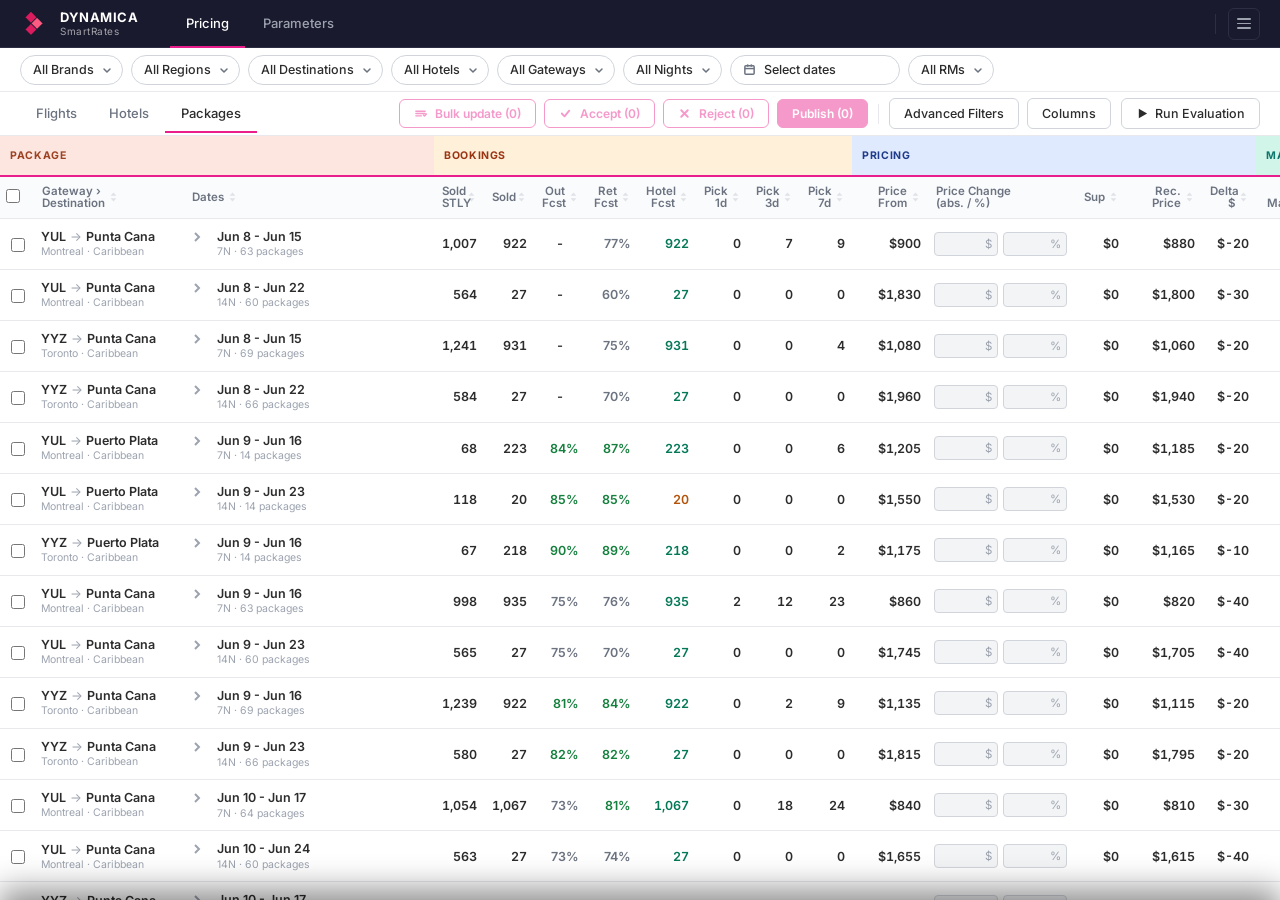
<file: data/pricing.html>
<!DOCTYPE html>
<html lang="en">
<head>
  <meta charset="UTF-8" />
  <meta name="viewport" content="width=device-width, initial-scale=1.0" />
  <title>Packages — Sunwing RMS</title>
  <link rel="stylesheet" href="styles.css" />
  <script src="chart.local.js"></script>
  <script src="data.js"></script>
  <script src="vendor/papaparse.min.js"></script>
  <script src="data-loader.js"></script>
  <script src="package-parameters.js"></script>
  <script src="filters.js"></script>
  <style>
    /* ── Flight category pills (OWN / RSK / 3RD) ─────────────── */
    .flight-cat {
      display: inline-block;
      font-size: 10px;
      font-weight: 600;
      padding: 2px 7px;
      border-radius: 10px;
      border: 1px solid transparent;
      letter-spacing: .2px;
    }
    .flight-cat-own        { background: rgba(233,30,140,0.10); color: #c2185b; border-color: rgba(233,30,140,0.35); }
    .flight-cat-risk       { background: rgba(245,166,35,0.14); color: #b45309; border-color: rgba(245,166,35,0.35); }
    .flight-cat-thirdparty { background: #f3f4f6; color: var(--text-secondary); border-color: var(--border); }

    /* ── Hotel classification pills (EXC / COM) ──────────────── */
    .hotel-cls {
      display: inline-block;
      font-size: 10px;
      font-weight: 600;
      padding: 2px 7px;
      border-radius: 10px;
      border: 1px solid transparent;
      letter-spacing: .2px;
    }
    .hotel-cls-exc { background: rgba(233,30,140,0.08); color: #b01867; border-color: rgba(233,30,140,0.28); }
    .hotel-cls-com { background: #f3f4f6;                color: var(--text-secondary); border-color: var(--border); }

    /* ── Duration pill (7N / 10N / 14N) ──────────────────────── */
    .dur-pill {
      display: inline-block;
      font-size: 10.5px;
      font-weight: 600;
      padding: 2px 8px;
      border-radius: 10px;
      background: #f3f4f6;
      color: var(--text-primary);
      border: 1px solid var(--border);
      font-family: var(--font-sans);
    }

    /* ── Stacked cat/cls cell ────────────────────────────────── */
    .cat-cls-stack {
      display: inline-flex;
      flex-direction: column;
      gap: 3px;
      align-items: flex-start;
    }

    /* ── Star rating ─────────────────────────────────────────── */
    .star-rating {
      display: inline-flex;
      align-items: center;
      gap: 4px;
      font-size: 11px;
      font-weight: 500;
      color: var(--text-secondary);
      white-space: nowrap;
    }
    .star-icon {
      position: relative;
      display: inline-block;
      width: 12px;
      height: 12px;
      line-height: 0;
    }
    .star-icon svg { display: block; width: 12px; height: 12px; }
    .star-icon .star-fg {
      position: absolute;
      top: 0;
      left: 0;
      height: 12px;
      overflow: hidden;
    }
    .star-num { color: var(--text-secondary); font-variant-numeric: tabular-nums; }

    /* ── Package row name cell (2-line layout) ───────────────── */
    .pkg-name {
      display: flex;
      flex-direction: column;
      gap: 2px;
      line-height: 1.2;
    }
    .pkg-name .pkg-title {
      font-weight: 600;
      color: var(--text-primary);
      font-size: 12.5px;
      display: inline-flex;
      align-items: center;
      gap: 6px;
    }
    .pkg-name .pkg-meta {
      font-size: 11px;
      color: var(--text-muted);
      font-family: var(--font-sans);
    }
    .pkg-name .pkg-meta .pkg-meta-sep { color: var(--border-mid); margin: 0 5px; }
    /* ── Legend bar ──────────────────────────────────────────── */
    .legend-bar {
      background: var(--surface);
      border-bottom: 1px solid var(--border);
      padding: 6px 20px;
      font-size: 11px;
      color: var(--text-muted);
      flex-shrink: 0;
      display: flex;
      align-items: center;
      gap: 14px;
      flex-wrap: wrap;
    }
    .legend-bar .legend-item { display: inline-flex; align-items: center; gap: 5px; }
    .legend-bar .legend-sep  { color: var(--border); }

    /* ── View switching ──────────────────────────────────────── */
    .view { display: flex; flex-direction: column; flex: 1; min-height: 0; }

    /* ── Package recommendation / hierarchy rows ─────────────── */
    .pkg-rec-value {
      color: var(--accent);
      font-weight: 600;
      display: inline-flex;
      padding: 2px 0;
    }
    .pkg-rec-value.accepted { color: var(--text-muted); text-decoration: line-through; }
    .pkg-rec-value.rejected { color: var(--danger); text-decoration: line-through; }
    .pkg-value-stack {
      display: inline-flex;
      flex-direction: column;
      align-items: flex-end;
      gap: 1px;
      line-height: 1.05;
    }
    .pkg-new-value {
      color: var(--text-primary);
      font-weight: 600;
    }
    .pkg-adjust-up .pkg-new-value { color: var(--accent); }
    .pkg-adjust-down .pkg-new-value { color: var(--danger); }
    .pkg-old-value {
      color: var(--text-muted);
      font-size: 10.5px;
      font-weight: 400;
      text-decoration: line-through;
    }
    .pkg-adjusted-cell {
      background: rgba(232, 0, 125, 0.045) !important;
    }

    tr.pkg-group { cursor: pointer; }
    tr.pkg-group > td,
    tr.pkg-room-row > td {
      border-bottom: 1px solid var(--border);
      transition: background .1s;
    }
    tr.pkg-group:hover > td,
    tr.pkg-room-row:hover > td { background: var(--row-hover) !important; }
    tr.pkg-level-1 > td {
      background: #fff;
      font-weight: 600;
      height: 44px;
      padding-top: 10px !important;
      padding-bottom: 10px !important;
    }
    tr.pkg-level-2 > td {
      background: #fafbfc;
      height: 38px;
      padding-top: 8px !important;
      padding-bottom: 8px !important;
    }
    tr.pkg-room-row > td {
      background: #fff;
      height: 34px;
      padding-top: 6px !important;
      padding-bottom: 6px !important;
    }
    tr.pkg-room-row:hover > td { cursor: pointer; }
    .pkg-empty-cell { color: var(--border-mid); }
    .pkg-h-cell { white-space: normal; }
    .pkg-h-label { display:flex; align-items:flex-start; gap:6px; min-width:0; }
    .pkg-h-copy { min-width:0; line-height:1.22; }
    .pkg-h-title {
      display:-webkit-box;
      -webkit-line-clamp:2;
      -webkit-box-orient:vertical;
      overflow:hidden;
      color: var(--text-primary);
    }
    .pkg-h-sub {
      margin-top:2px;
      font-size:10.5px;
      color:var(--text-muted);
      font-weight:400;
      font-family:var(--font-sans);
    }
    /* Route (gateway → destination) is blank on hotel and room rows (inherited from the itinerary row) */
    .pkg-h-inherited { padding: 0 !important; }
    table.data-table.packages-table td.pkg-route-cell { white-space: normal; }
    .pkg-route-cell .pkg-h-title { -webkit-line-clamp: 2; line-height: 1.2; }
    .pkg-route-arrow { color: var(--text-muted); font-weight: 400; margin: 0 1px; }
    tr.pkg-level-2 .pkg-level-cell-2 { padding-left: 28px !important; }
    .pkg-room-cell { padding-left:44px !important; }
    .pkg-placeholder {
      color: var(--border-mid);
      text-align: center;
      font-variant-numeric: tabular-nums;
    }
    table.data-table.packages-table .expand-btn {
      width: 14px;
      height: 14px;
      margin: 1px 6px 0 0;
      color: var(--text-muted);
      flex: 0 0 auto;
    }
    table.data-table.packages-table .expand-btn:hover { color: var(--accent); }
    table.data-table.packages-table .expand-btn svg {
      width: 12px;
      height: 12px;
    }

    /* Package-only date range picker. The shared picker remains week-based for the other tabs. */
    .pkg-date-range-popover {
      width: 580px;
      color: var(--text-primary);
    }
    @media (max-width: 700px) {
      .pkg-date-range-popover { width: min(92vw, 360px); }
      .pkg-calendar-months { grid-template-columns: 1fr !important; }
    }
    .pkg-date-range-title {
      font-size: 11px;
      font-weight: 600;
      color: var(--text-muted);
      text-transform: uppercase;
      letter-spacing: .06em;
      margin-bottom: 0;
    }
    .pkg-calendar-head {
      display: flex;
      align-items: center;
      justify-content: space-between;
      gap: 12px;
      margin-bottom: 12px;
    }
    .pkg-calendar-navs {
      display: inline-flex;
      gap: 6px;
    }
    .pkg-calendar-nav {
      width: 28px;
      height: 28px;
      border: 1px solid var(--border-mid);
      border-radius: 4px;
      background: var(--surface);
      color: var(--text-secondary);
      cursor: pointer;
      line-height: 1;
    }
    .pkg-calendar-nav:hover { border-color: var(--accent); color: var(--accent); }
    .pkg-calendar-months {
      display: grid;
      grid-template-columns: 1fr 1fr;
      gap: 18px;
    }
    .pkg-calendar-month-title {
      color: var(--text-primary);
      font-weight: 600;
      font-size: 12px;
      margin-bottom: 9px;
      text-align: center;
    }
    .pkg-calendar-weekdays,
    .pkg-calendar-grid {
      display: grid;
      grid-template-columns: repeat(7, 1fr);
      gap: 3px;
    }
    .pkg-calendar-weekdays span {
      color: var(--text-muted);
      font-size: 10px;
      font-weight: 600;
      text-align: center;
      text-transform: uppercase;
    }
    .pkg-calendar-day {
      height: 30px;
      border: 1px solid transparent;
      border-radius: 4px;
      background: transparent;
      color: var(--text-primary);
      font-family: var(--font-sans);
      font-size: 12px;
      cursor: pointer;
    }
    .pkg-calendar-day:hover { background: var(--row-hover); color: var(--text-primary); }
    .pkg-calendar-day.empty {
      visibility: hidden;
      pointer-events: none;
    }
    .pkg-calendar-day.disabled {
      color: var(--text-muted);
      cursor: default;
      opacity: .45;
    }
    .pkg-calendar-day.disabled:hover { background: transparent; color: var(--text-muted); }
    .pkg-calendar-day.in-range {
      background: rgba(233, 30, 140, .12);
      color: var(--accent-dim);
    }
    .pkg-calendar-day.range-start,
    .pkg-calendar-day.range-end {
      background: var(--accent);
      color: #fff;
      border-color: var(--accent);
      font-weight: 700;
    }
    .pkg-calendar-day.today {
      border-color: var(--border-mid);
    }
    .pkg-date-actions {
      display: flex;
      justify-content: flex-end;
      gap: 8px;
      margin-top: 12px;
      padding-top: 10px;
      border-top: 1px solid var(--border);
    }
    .pkg-date-actions button {
      height: 28px;
      border-radius: 4px;
      border: 1px solid var(--border-mid);
      background: var(--surface);
      color: var(--text-primary);
      font-family: var(--font-sans);
      font-size: 12px;
      padding: 0 10px;
      cursor: pointer;
    }
    .pkg-date-actions button.primary {
      background: var(--accent);
      border-color: var(--accent);
      color: #fff;
    }
    .pkg-alert-cell {
      text-align: center;
      padding-left: 4px !important;
      padding-right: 4px !important;
    }
    /* Adisseo-style amber bell with a count badge, click → "Alerts in effect" popup */
    .alert-bell-wrap { position: relative; display: inline-flex; }
    .alert-bell {
      background: none; border: none; cursor: pointer; padding: 0;
      display: inline-flex; align-items: center;
    }
    .alert-bell-badge {
      position: absolute; top: -4px; right: -6px;
      background: #f5a623; color: #fff;
      font-size: 8px; font-weight: 700; border-radius: 8px;
      min-width: 14px; height: 14px; padding: 0 3px; line-height: 1;
      display: flex; align-items: center; justify-content: center;
      pointer-events: none;
    }
    .pkg-metric-bad { color: var(--danger) !important; font-weight: 600; }
    .pkg-metric-warn { color: #b45309 !important; font-weight: 600; }
    .pkg-metric-good { color: #047857 !important; font-weight: 600; }

    /* ── Booking-curve panel (dark, slides up from the bottom) ── */
    /* Mirrors the Flight tab's analytics panel: dark gradient sheet that
       slides up over a dim backdrop, with the charts stacked vertically. */
    .bp-backdrop {
      display: none;
      position: fixed;
      inset: 0;
      background: rgba(10, 12, 16, 0.55);
      z-index: 60;
    }
    .bp-backdrop.open { display: block; }
    .booking-panel {
      position: fixed;
      left: 0; right: 0; bottom: 0;
      max-height: 82vh;
      background: linear-gradient(180deg, #1e2128 0%, #23262f 100%);
      border-top: 1px solid var(--nav-border);
      box-shadow: 0 -10px 30px rgba(0,0,0,0.45);
      z-index: 65;
      display: flex;
      flex-direction: column;
      transform: translateY(100%);
      transition: transform .28s cubic-bezier(0.4, 0, 0.2, 1);
      overflow: hidden;
    }
    .booking-panel.open { transform: translateY(0); }
    .booking-panel .bp-header {
      display: flex;
      align-items: flex-start;
      gap: 12px;
      padding: 14px 20px;
      border-bottom: 1px solid var(--nav-border);
      flex-shrink: 0;
    }
    .booking-panel .bp-title { font-size: 14px; font-weight: 600; color: #fff; }
    .booking-panel .bp-sub   { font-size: 11.5px; color: #9ca3af; margin-top: 3px; line-height: 1.5; }
    .booking-panel .bp-sub strong { color: #e5e7eb; font-weight: 600; }
    .booking-panel .bp-close {
      margin-left: auto;
      background: none; border: none; cursor: pointer;
      color: #9ca3af; padding: 6px; border-radius: 4px;
      display: inline-flex; flex-shrink: 0;
    }
    .booking-panel .bp-close:hover { color: #fff; background: rgba(255,255,255,0.08); }
    .booking-panel .bp-body { padding: 14px 20px 18px; overflow-y: auto; }
    /* Three charts stacked on one shared time axis */
    .bp-charts { display: flex; flex-direction: column; gap: 10px; }
    .bp-chart-title { font-size: 11px; font-weight: 600; color: #e5e7eb; margin-bottom: 4px; }
    .bp-chart-wrap { position: relative; width: 100%; height: 130px; }
    .bp-hoverline {
      position: absolute;
      top: 18px;
      bottom: 34px;
      width: 1px;
      background: rgba(255,255,255,.58);
      pointer-events: none;
      display: none;
      z-index: 2;
    }
    .bp-tooltip {
      position: absolute;
      top: 8px;
      min-width: 156px;
      max-width: 220px;
      padding: 8px 10px;
      border: 1px solid #3d4150;
      border-radius: 6px;
      background: rgba(22, 24, 32, .96);
      color: #f9fafb;
      font-size: 11px;
      line-height: 1.35;
      pointer-events: none;
      display: none;
      z-index: 3;
      box-shadow: 0 8px 20px rgba(0,0,0,.22);
    }
    .bp-tooltip-title { font-weight: 700; margin-bottom: 5px; }
    .bp-tooltip-row {
      display: flex;
      justify-content: space-between;
      gap: 12px;
      color: #d1d5db;
    }
    .bp-nodata {
      height: 130px;
      border: 1px dashed #3d4150;
      border-radius: 8px;
      display: flex; align-items: center; justify-content: center; text-align: center;
      padding: 0 16px; color: #6b7280; font-size: 12px; background: rgba(255,255,255,0.02);
    }
    .bp-legend { display: flex; gap: 16px; margin-bottom: 10px; font-size: 11px; color: #9ca3af; }
    .bp-legend .bp-li { display: inline-flex; align-items: center; gap: 6px; }
    .bp-k { width: 16px; height: 0; border-top-width: 2px; border-top-style: solid; display: inline-block; }
    .bp-k-actual   { border-top-color: #e91e8c; }
    .bp-k-target   { border-top-color: #9ca3af; border-top-style: dashed; }
    .bp-k-forecast { border-top-color: #9ca3af; border-top-style: dotted; }
    .bp-k-today    { border-top-color: #ffffff; border-top-style: dashed; }
    .bp-k-price    { border-top-color: #e91e8c; }
    .bp-k-margin   { border-top-color: #f5a623; border-top-width: 0; height: 8px; width: 8px; border-radius: 50%; background: #f5a623; }
    .bp-xaxis-label { text-align: center; font-size: 10.5px; color: #6b7280; margin-top: 4px; }


    /* ── Package Rules drawer (separate from adv-drawer) ─────── */
    .pkg-rules-drawer {
      position: fixed;
      top: 0;
      right: 0;
      bottom: 0;
      width: 380px;
      background: var(--surface);
      border-left: 1px solid var(--border);
      box-shadow: -8px 0 24px rgba(0,0,0,.18);
      display: none;
      flex-direction: column;
      z-index: 70;
      overflow-y: auto;
      transform: translateX(100%);
      transition: transform .25s cubic-bezier(0.4,0,0.2,1);
    }
    .pkg-rules-drawer.open { display: flex; transform: translateX(0); }
    .pkg-rules-drawer .prd-header {
      padding: 16px 20px 12px;
      border-bottom: 1px solid var(--border);
      display: flex;
      justify-content: space-between;
      align-items: flex-start;
    }
    .pkg-rules-drawer .prd-title { font-size: 14px; font-weight: 600; color: var(--text-primary); }
    .pkg-rules-drawer .prd-sub   { font-size: 11.5px; color: var(--text-muted); margin-top: 3px; }
    .pkg-rules-drawer .prd-close {
      background: none; border: none; cursor: pointer;
      color: var(--text-muted); padding: 2px 4px;
    }
    .pkg-rules-drawer .prd-close:hover { color: var(--text-primary); }
    .pkg-rules-drawer .prd-section {
      padding: 14px 20px;
      border-bottom: 1px solid var(--border);
    }
    .pkg-rules-drawer .prd-section-title {
      font-size: 10.5px;
      font-weight: 600;
      text-transform: uppercase;
      letter-spacing: .06em;
      color: var(--text-muted);
      margin-bottom: 10px;
    }
    .prd-row {
      display: flex;
      align-items: center;
      justify-content: space-between;
      gap: 10px;
      margin-bottom: 8px;
    }
    .prd-row label {
      font-size: 12px;
      color: var(--text-secondary);
      flex: 1;
    }
    .prd-row input[type="number"] {
      width: 96px;
      padding: 6px 8px;
      border: 1px solid var(--border);
      border-radius: 4px;
      font-size: 12px;
      font-family: var(--font-sans);
      outline: none;
    }
    .prd-row input[type="number"]:focus { border-color: var(--accent); }
    .prd-toggle {
      display: inline-flex;
      align-items: center;
      gap: 8px;
      cursor: pointer;
      font-size: 12px;
      color: var(--text-secondary);
    }
    .prd-toggle input { accent-color: var(--accent); cursor: pointer; }
    .prd-footer {
      padding: 14px 20px;
      border-top: 1px solid var(--border);
      display: flex;
      justify-content: flex-end;
      gap: 8px;
      background: #fafbfc;
    }
    .prd-meta { font-size: 11px; color: var(--text-muted); line-height: 1.5; }

    /* ── Run Evaluation modal + toast ────────────────────────── */
    .re-backdrop {
      position: fixed; inset: 0;
      background: rgba(17, 20, 27, 0.55);
      z-index: 200;
      display: none;
      align-items: center;
      justify-content: center;
    }
    .re-backdrop.open { display: flex; }
    .re-modal {
      background: #fff;
      border-radius: 10px;
      width: 520px;
      max-width: calc(100vw - 40px);
      max-height: calc(100vh - 80px);
      display: flex;
      flex-direction: column;
      box-shadow: 0 20px 60px rgba(0,0,0,0.35);
      font-family: var(--font-sans);
      color: var(--text-primary);
      overflow: hidden;
    }
    .re-modal-head {
      padding: 16px 22px;
      border-bottom: 1px solid var(--border);
      display: flex;
      align-items: center;
      justify-content: space-between;
    }
    .re-modal-head h3 { margin: 0; font-size: 15px; font-weight: 600; }
    .re-modal-close {
      background: none; border: none; font-size: 20px; line-height: 1;
      color: var(--text-muted); cursor: pointer;
      padding: 4px 8px; border-radius: 4px;
    }
    .re-modal-close:hover { color: var(--text-primary); background: #f3f4f6; }
    .re-modal-body {
      padding: 18px 22px;
      overflow-y: auto;
      flex: 1;
    }
    .re-modal-section { margin-bottom: 18px; }
    .re-modal-section:last-child { margin-bottom: 0; }
    .re-modal-section-title {
      font-size: 10.5px;
      font-weight: 600;
      color: var(--text-muted);
      text-transform: uppercase;
      letter-spacing: .06em;
      margin-bottom: 10px;
    }
    .re-intro { font-size: 12px; color: var(--text-secondary); margin: 0 0 8px; }
    .re-modal-cb {
      display: flex;
      align-items: flex-start;
      gap: 8px;
      font-size: 12.5px;
      color: var(--text-primary);
      cursor: pointer;
      padding: 5px 0;
    }
    .re-modal-cb input { margin-top: 2px; cursor: pointer; accent-color: var(--accent); }
    .re-destlist, .re-gatewaylist, .re-durlist {
      display: grid;
      grid-template-columns: repeat(3, 1fr);
      gap: 4px 10px;
      margin-top: 6px;
      padding: 8px 10px;
      background: #f9fafb;
      border: 1px solid var(--border);
      border-radius: 4px;
      max-height: 140px;
      overflow-y: auto;
    }
    .re-destlist label, .re-gatewaylist label, .re-durlist label {
      font-size: 11.5px;
      display: flex;
      align-items: center;
      gap: 5px;
      cursor: pointer;
    }
    .re-preview {
      background: rgba(232, 0, 125, 0.06);
      border: 1px solid rgba(232, 0, 125, 0.28);
      border-radius: 6px;
      padding: 11px 14px;
      font-size: 12.5px;
      color: #b01867;
    }
    .re-preview strong { color: var(--accent); font-weight: 700; }
    .re-modal-foot {
      padding: 14px 22px;
      border-top: 1px solid var(--border);
      display: flex;
      justify-content: flex-end;
      gap: 10px;
      background: #fafbfc;
    }
    .re-btn {
      padding: 8px 18px;
      border-radius: 5px;
      font-family: var(--font-sans);
      font-size: 12.5px;
      font-weight: 500;
      cursor: pointer;
      border: 1px solid var(--border);
    }
    .re-btn.ghost   { background: #fff; color: var(--text-primary); }
    .re-btn.ghost:hover { border-color: var(--accent); color: var(--accent); }
    .re-btn.primary { background: var(--accent); color: #fff; border-color: var(--accent); }
    .re-btn.primary:hover { background: var(--accent-dim); border-color: var(--accent-dim); }

    .re-toast {
      position: fixed;
      top: 80px;
      left: 50%;
      transform: translateX(-50%) translateY(-10px);
      background: #16181d;
      color: #e5e7eb;
      border: 1px solid #2d313b;
      border-radius: 8px;
      padding: 11px 18px;
      font-family: var(--font-sans);
      font-size: 13px;
      font-weight: 500;
      box-shadow: 0 10px 28px rgba(0,0,0,0.28);
      opacity: 0;
      pointer-events: none;
      transition: opacity .25s, transform .25s;
      z-index: 220;
      display: inline-flex;
      align-items: center;
      gap: 10px;
    }
    .re-toast.shown { opacity: 1; transform: translateX(-50%) translateY(0); }
    .re-toast .spinner {
      width: 14px;
      height: 14px;
      border: 2px solid rgba(232, 0, 125, 0.25);
      border-top-color: var(--accent);
      border-radius: 50%;
      animation: reSpin 0.9s linear infinite;
    }
    .re-toast.success .spinner { display: none; }
    .re-toast .check { display: none; color: var(--accent); font-weight: 700; }
    .re-toast.success .check { display: inline; }
    @keyframes reSpin { to { transform: rotate(360deg); } }

    /* ── Action cell + accept/reject buttons (Fizz / Adisseo styling) ── */
    td.action-cell { white-space: nowrap; text-align: center; }
    table.data-table.packages-table th:last-child,
    table.data-table.packages-table td:last-child { padding-right: 20px !important; }
    td.pkg-pace-cell { white-space: nowrap; overflow: hidden; }
    .action-cell-inner { display: inline-flex; align-items: center; gap: 6px; }
    .action-btn {
      width: 24px; height: 24px;
      display: inline-flex; align-items: center; justify-content: center;
      border-radius: 50%; border: 1.5px solid;
      background: var(--surface); cursor: pointer; padding: 0;
      transition: background .12s, border-color .12s, color .12s;
      flex-shrink: 0;
    }
    .action-btn svg { display: block; }
    .action-btn:disabled { opacity: .35; cursor: default; }
    .act-accept { color: #16a34a; border-color: #bbf7d0; }
    .act-accept:hover:not(:disabled) { background: #dcfce7; border-color: #16a34a; }
    .act-accept.solid { background: #16a34a; color: #fff; border-color: #16a34a; }
    .act-reject { color: #dc2626; border-color: #fecaca; }
    .act-reject:hover:not(:disabled) { background: #fee2e2; border-color: #dc2626; }
    .act-reject.solid { background: #dc2626; color: #fff; border-color: #dc2626; }
    .action-note {
      background: none; border: none; cursor: pointer; padding: 2px; border-radius: 4px;
      color: var(--text-muted); display: inline-flex; align-items: center; opacity: .55;
      transition: color .12s, opacity .12s;
    }
    .action-note svg { width: 14px; height: 14px; }
    .action-note:hover { color: var(--accent); opacity: 1; }
    .action-note.has-note { color: var(--accent); opacity: 1; }
    tr.pkg-room-row.row-accepted > td { background: #f1faf3 !important; }
    tr.pkg-room-row.row-accepted:hover > td { background: #e7f4ec !important; }
    tr.pkg-room-row.row-rejected > td { background: #fdf3f3 !important; }
    tr.pkg-room-row.row-rejected:hover > td { background: #f7e6e6 !important; }

    /* ── Regular ("was") price under the editable price input ── */
    /* "$" adornment beside the editable price / margin inputs */
    .price-edit {
      display: inline-flex;
      align-items: center;
      justify-content: flex-end;
      gap: 2px;
    }
    .price-edit-sym {
      color: var(--text-muted);
      font-size: 11px;
    }
    .cur-pink { color: var(--accent) !important; font-weight: 600; }
    .pkg-change-cell { padding-left: 6px !important; padding-right: 6px !important; }
    .pkg-change-cell.has-adjustment .pkg-change-input { border-color: rgba(233, 30, 140, 0.45); color: var(--accent); font-weight: 600; }
    .pkg-change-cell.adjust-down .pkg-change-input { border-color: rgba(231, 76, 60, 0.45); color: var(--danger); }
    .pkg-change-cell .pkg-change-input:focus { color: var(--text-primary); font-weight: 400; }
    .pkg-status-cell {
      text-align: center;
      padding-left: 4px !important;
      padding-right: 4px !important;
    }
    .pkg-status-stack {
      display: inline-flex;
      flex-direction: row;
      align-items: center;
      justify-content: center;
      gap: 5px;
      min-width: 48px;
    }
    .pkg-rec-flag {
      display: inline-flex;
      align-items: center;
      justify-content: center;
      min-width: 22px;
      height: 18px;
      border-radius: 999px;
      border: 1px solid var(--border-mid);
      color: var(--text-secondary);
      font-size: 10px;
      font-weight: 700;
      white-space: nowrap;
    }
    .pkg-rec-flag.has-rec {
      border-color: rgba(232,0,125,.28);
      color: var(--accent);
      background: rgba(232,0,125,.04);
    }
    .pkg-rec-flag.no-rec {
      color: #9ca3af;
      background: #f9fafb;
    }
    .pkg-status-pill {
      display: inline-flex;
      align-items: center;
      height: 18px;
      padding: 0 6px;
      border-radius: 4px;
      background: #f3f4f6;
      color: #6b7280;
      font-size: 9.5px;
      font-weight: 700;
      line-height: 18px;
      white-space: nowrap;
      text-transform: uppercase;
    }
    .pkg-status-pill.unapproved {
      background: rgba(245, 166, 35, .13);
      color: #92400e;
    }
    .pkg-status-pill.approved {
      background: rgba(34, 197, 94, .12);
      color: #15803d;
    }
    .pkg-status-pill.published {
      background: rgba(59, 130, 246, .12);
      color: #1d4ed8;
    }
    .pkg-pager-row td {
      padding: 14px 16px !important;
      text-align: center;
      color: var(--text-muted);
      background: #fafbfc;
      border-top: 1px solid var(--border);
    }
    .pkg-show-more-btn {
      margin-left: 10px;
      height: 28px;
      border: 1px solid var(--border-mid);
      border-radius: 4px;
      background: #fff;
      color: var(--text-secondary);
      font-family: var(--font-sans);
      font-size: 12px;
      font-weight: 600;
      padding: 0 12px;
      cursor: pointer;
    }
    .pkg-show-more-btn:hover {
      border-color: var(--accent);
      color: var(--accent);
    }
    .pkg-toolbar {
      display: inline-flex;
      align-items: center;
      gap: 8px;
      margin-right: 10px;
    }
    .pkg-toolbar-sep { width: 1px; height: 20px; background: var(--border); margin: 0 2px; }
    /* Fizz-style toolbar: pink ghost buttons for selection-driven actions, solid for Publish */
    .accept-all-btn {
      font-family: var(--font-sans); font-size: 12px; font-weight: 600;
      padding: 6px 14px; border-radius: var(--radius); cursor: pointer;
      display: inline-flex; align-items: center; gap: 8px; white-space: nowrap;
      background: transparent; color: var(--accent); border: 1px solid var(--accent);
      transition: background .12s, opacity .12s;
    }
    .accept-all-btn:hover { background: rgba(233,30,140,0.08); }
    .accept-all-btn:disabled { opacity: 0.45; cursor: default; background: transparent; }
    .commit-btn {
      font-family: var(--font-sans); font-size: 12px; font-weight: 600;
      padding: 6px 14px; border-radius: var(--radius); cursor: pointer;
      display: inline-flex; align-items: center; gap: 8px; white-space: nowrap;
      background: var(--accent); color: #fff; border: 1px solid var(--accent);
      transition: background .12s, opacity .12s;
    }
    .commit-btn:hover { background: var(--accent-dim); border-color: var(--accent-dim); }
    .commit-btn:disabled { opacity: 0.45; cursor: default; background: var(--accent); }
    .commit-btn.is-loading { pointer-events: none; }
    .commit-spinner {
      width: 12px; height: 12px;
      border: 2px solid rgba(255,255,255,0.4); border-top-color: #fff;
      border-radius: 50%; animation: cmtSpin .7s linear infinite; display: none;
    }
    .commit-btn.is-loading .commit-spinner { display: inline-block; }
    @keyframes cmtSpin { to { transform: rotate(360deg); } }
    .pkg-toolbar .btn:disabled,
    .modal-footer .btn:disabled {
      opacity: .45;
      cursor: default;
    }
    .pkg-select-cell,
    .pkg-select-head {
      text-align: center;
      padding-left: 6px !important;
      padding-right: 4px !important;
    }
    .pkg-select-box {
      width: 14px;
      height: 14px;
      accent-color: var(--accent);
      cursor: pointer;
    }
    .pkg-adv-backdrop {
      position: fixed;
      inset: 0;
      display: none;
      background: rgba(17, 20, 27, .28);
      z-index: 180;
    }
    .pkg-adv-backdrop.open { display: block; }
    .pkg-adv-panel {
      position: fixed;
      top: 0;
      right: 0;
      bottom: 0;
      width: 390px;
      max-width: calc(100vw - 30px);
      background: #fff;
      border-left: 1px solid var(--border);
      box-shadow: -14px 0 30px rgba(17, 20, 27, .18);
      z-index: 185;
      display: none;
      flex-direction: column;
      font-family: var(--font-sans);
    }
    .pkg-adv-panel.open { display: flex; }
    .pkg-adv-head {
      display: flex;
      justify-content: space-between;
      align-items: flex-start;
      gap: 16px;
      padding: 18px 20px 14px;
      border-bottom: 1px solid var(--border);
    }
    .pkg-adv-title {
      font-size: 15px;
      font-weight: 600;
      color: var(--text-primary);
    }
    .pkg-adv-sub {
      margin-top: 3px;
      color: var(--text-muted);
      font-size: 11.5px;
    }
    .pkg-adv-close {
      border: 0;
      background: transparent;
      color: var(--text-muted);
      cursor: pointer;
      padding: 3px;
      border-radius: 4px;
    }
    .pkg-adv-close:hover { background: var(--row-hover); color: var(--text-primary); }
    .pkg-adv-body {
      padding: 16px 20px;
      overflow-y: auto;
      flex: 1;
    }
    .pkg-adv-section {
      padding-bottom: 14px;
      margin-bottom: 14px;
      border-bottom: 1px solid var(--border);
    }
    .pkg-adv-section:last-child { border-bottom: 0; margin-bottom: 0; }
    .pkg-adv-section-title {
      font-size: 10.5px;
      font-weight: 600;
      text-transform: uppercase;
      letter-spacing: .06em;
      color: var(--text-muted);
      margin-bottom: 10px;
    }
    .pkg-adv-row {
      display: grid;
      grid-template-columns: 1fr 1fr;
      gap: 10px;
      margin-bottom: 10px;
    }
    .pkg-adv-field label,
    .bulk-field label {
      display: block;
      margin-bottom: 4px;
      color: var(--text-secondary);
      font-size: 11.5px;
      font-weight: 500;
    }
    .pkg-adv-field input,
    .pkg-adv-field select,
    .bulk-field input,
    .bulk-field select {
      width: 100%;
      height: 34px;
      border: 1px solid var(--border-mid);
      border-radius: 5px;
      background: #fff;
      color: var(--text-primary);
      font-family: var(--font-sans);
      font-size: 12.5px;
      padding: 5px 9px;
      outline: none;
    }
    .pkg-adv-field input:focus,
    .pkg-adv-field select:focus,
    .bulk-field input:focus,
    .bulk-field select:focus { border-color: var(--accent); }
    .pkg-adv-check-grid {
      display: grid;
      grid-template-columns: repeat(2, minmax(0, 1fr));
      gap: 8px 10px;
      margin-top: 2px;
    }
    .pkg-adv-check {
      display: inline-flex;
      align-items: center;
      gap: 7px;
      min-height: 28px;
      padding: 5px 8px;
      border: 1px solid var(--border-mid);
      border-radius: 5px;
      background: #fff;
      color: var(--text-secondary);
      font-size: 12px;
      cursor: pointer;
    }
    .pkg-adv-check input {
      width: 14px;
      height: 14px;
      accent-color: var(--accent);
    }
    .pkg-adv-foot {
      display: flex;
      justify-content: flex-end;
      gap: 8px;
      padding: 14px 20px;
      border-top: 1px solid var(--border);
      background: #fafbfc;
    }
    .bulk-mode {
      display: grid;
      grid-template-columns: 1fr 1fr;
      border: 1px solid var(--border-mid);
      border-radius: 6px;
      overflow: hidden;
      margin-bottom: 12px;
    }
    .bulk-mode label {
      display: flex;
      align-items: center;
      justify-content: center;
      gap: 6px;
      height: 36px;
      font-size: 12.5px;
      font-weight: 500;
      cursor: pointer;
      background: #fff;
      color: var(--text-secondary);
    }
    .bulk-mode label + label { border-left: 1px solid var(--border-mid); }
    .bulk-mode input { accent-color: var(--accent); }
    .bulk-summary {
      background: #fafbfc;
      border: 1px solid var(--border);
      border-radius: 6px;
      padding: 10px 12px;
      color: var(--text-secondary);
      font-size: 12px;
      line-height: 1.45;
      margin-bottom: 14px;
    }

    /* Compact package table */
    .packages-table-wrap { overflow-x: auto; }
    table.data-table.packages-table {
      table-layout: fixed;
      width: 100%;
      min-width: 1350px;
      font-family: var(--font-sans);
    }
    table.data-table.packages-table th,
    table.data-table.packages-table td,
    table.data-table.packages-table button,
    table.data-table.packages-table input,
    table.data-table.packages-table select {
      font-family: var(--font-sans);
    }
    table.data-table.packages-table th:first-child,
    table.data-table.packages-table td:first-child { min-width: 0; }
    /* Column-category band — same treatment as the package-holiday example
       (28px uppercase row, 2px accent underline, one tint per group) */
    table.data-table.packages-table thead tr.pkg-col-groups th {
      position: sticky; top: 0; z-index: 12;
      height: 28px; padding: 0 10px;
      font-family: var(--font-sans); font-weight: 700; font-size: 10.5px;
      letter-spacing: 0.06em; text-transform: uppercase;
      text-align: left; white-space: nowrap; line-height: 28px;
      border-bottom: 2px solid var(--accent);
    }
    /* Specificity must beat styles.css's `table.data-table thead th { background: var(--surface) }` */
    table.data-table.packages-table thead tr.pkg-col-groups th.pkg-col-group-package  { background: #fde6e0; color: #9c4221; }
    table.data-table.packages-table thead tr.pkg-col-groups th.pkg-col-group-bookings { background: #fef0d9; color: #9a3412; }
    table.data-table.packages-table thead tr.pkg-col-groups th.pkg-col-group-pricing  { background: #e0eaff; color: #1e3a8a; }
    table.data-table.packages-table thead tr.pkg-col-groups th.pkg-col-group-margins  { background: #d1f5e8; color: #0f766e; }
    table.data-table.packages-table thead tr.pkg-col-groups th.pkg-col-group-actions  { background: #eef0f5; color: #4b5563; }
    table.data-table.packages-table thead tr.pkg-col-row th { top: 28px; background: #fafbfc; }
    .pkg-th-static { display: inline-block; line-height: 1.08; color: var(--text-secondary); }
    table.data-table.packages-table thead th {
      box-sizing: border-box;
      padding: 8px 8px;
      white-space: normal;
      line-height: 1.08;
      letter-spacing: 0;
      vertical-align: middle;
      font-size: 11.5px;
      text-transform: none;
      border-bottom: 1px solid var(--border);
    }
    table.data-table.packages-table tbody td {
      box-sizing: border-box;
      padding: 6px 7px;
      font-size: 12.5px;
    }
    .pkg-sort-btn {
      width: 100%;
      border: 0;
      padding: 0;
      margin: 0;
      background: transparent;
      color: inherit;
      font: inherit;
      text-transform: inherit;
      letter-spacing: 0;
      line-height: 1.08;
      cursor: pointer;
      display: inline-flex;
      align-items: center;
      gap: 4px;
      text-align: left;
    }
    .pkg-sort-btn.right {
      justify-content: flex-end;
      text-align: right;
    }
    .pkg-sort-btn:hover .pkg-th-label,
    th.sorted .pkg-th-label { color: var(--text-primary); }
    .pkg-th-label { min-width: 0; }
    .pkg-sort-icon {
      flex: 0 0 9px;
      width: 9px;
      height: 12px;
      opacity: .28;
    }
    th.sorted .pkg-sort-icon { opacity: 1; }
    .pkg-sort-icon path { fill: var(--text-muted); }
    th.sorted .pkg-sort-icon .sort-active { fill: var(--accent); }
    .pkg-destination-cell,
    .pkg-hotel-cell { white-space: normal; }
    .pkg-destination-name,
    .pkg-hotel-name {
      display: -webkit-box;
      -webkit-line-clamp: 2;
      -webkit-box-orient: vertical;
      overflow: hidden;
    }
    .pkg-gateway-cell { min-width: 0; }
    .pkg-gateway-city,
    .pkg-gateway-code {
      overflow: hidden;
      text-overflow: ellipsis;
      white-space: nowrap;
    }
    table.data-table.packages-table .price-input {
      width: 64px;
      height: 24px;
      padding: 2px 5px;
      font-size: 11.5px;
    }

    /* ── Book channel buttons (Revnet / WEB) ─────────────────── */
    .book-btns {
      display: inline-flex;
      flex-direction: column;
      gap: 3px;
    }
    .book-btns button {
      font-family: var(--font-sans);
      font-size: 10px;
      font-weight: 600;
      letter-spacing: .2px;
      padding: 3px 8px;
      border-radius: 4px;
      border: 1px solid var(--border-mid);
      background: #f9fafb;
      color: var(--text-secondary);
      cursor: pointer;
      transition: border-color .12s, color .12s;
    }
    .book-btns button:hover { border-color: var(--accent); color: var(--accent); }

    .columns-popover {
      position: fixed;
      background: #fff;
      border: 1px solid var(--border);
      border-radius: 8px;
      box-shadow: 0 6px 24px rgba(0,0,0,0.14);
      padding: 4px 0;
      min-width: 220px;
      max-height: 420px;
      overflow-y: auto;
      z-index: 1000;
      font-size: 13px;
      color: var(--text-primary);
    }
    .columns-popover[hidden] { display: none; }
    .col-row {
      display: flex;
      align-items: center;
      gap: 8px;
      padding: 6px 14px;
      cursor: pointer;
      user-select: none;
    }
    .col-row:hover { background: #f5f6f8; }
    .col-row.locked { cursor: not-allowed; color: var(--text-muted); }
    .col-row.locked:hover { background: transparent; }
    .col-row input[type="checkbox"] { margin: 0; cursor: inherit; }
    .col-row .col-lock { margin-left: auto; font-size: 11px; opacity: 0.55; }
    .col-popover-footer {
      border-top: 1px solid var(--border);
      margin-top: 4px;
      padding: 6px 14px;
      display: flex;
      justify-content: flex-end;
    }
    .col-popover-footer a {
      color: var(--accent);
      cursor: pointer;
      font-size: 12px;
      font-weight: 500;
    }
    .col-popover-footer a:hover { text-decoration: underline; }
  </style>
</head>
<body>
<div class="app">

  <!-- ── Top Nav ── -->
  <nav class="topnav">
    <a href="pricing.html" class="logo" style="text-decoration:none;">
      <div style="display:flex;align-items:center;gap:12px;">
        <img src="engine_logo (2).png" style="height:28px;width:auto;display:block;" />
        <div style="display:flex;flex-direction:column;line-height:1;gap:2px;">
          <span style="font-family:var(--font-sans);font-size:13px;font-weight:700;letter-spacing:0.5px;color:#ffffff;">DYNAMICA</span>
          <span style="font-family:var(--font-sans);font-size:10px;font-weight:400;letter-spacing:0.5px;color:rgba(255,255,255,0.6);">SmartRates</span>
        </div>
      </div>
    </a>

    <div class="nav-tabs">
      <a href="pricing.html"    class="nav-tab active">Pricing</a>
      <a href="parameters.html" class="nav-tab">Parameters</a>
    </div>

    <div class="nav-divider"></div>

    <div style="position:relative;">
      <button class="nav-menu-btn" id="menuBtn" onclick="toggleMenu()">
        <span></span><span></span><span></span>
      </button>
      <div class="nav-dropdown" id="navDropdown">
        <a href="#">Settings</a>
        <a href="#">Reports</a>
      </div>
    </div>
  </nav>

  <!-- ── Filter Bar ── -->
  <div class="filter-bar" id="filterBar">
    <div class="ms-wrap" id="fBrand">
      <button class="filter-pill ms-pill" type="button" aria-haspopup="listbox" aria-expanded="false"><span class="ms-trigger-text">All Brands</span><span class="ms-trigger-count" hidden></span></button>
    </div>
    <div class="ms-wrap" id="fRegion">
      <button class="filter-pill ms-pill" type="button" aria-haspopup="listbox" aria-expanded="false"><span class="ms-trigger-text">All Regions</span><span class="ms-trigger-count" hidden></span></button>
    </div>
    <div class="ms-wrap" id="fDestination">
      <button class="filter-pill ms-pill" type="button" aria-haspopup="listbox" aria-expanded="false"><span class="ms-trigger-text">All Destinations</span><span class="ms-trigger-count" hidden></span></button>
    </div>
    <div class="ms-wrap" id="fHotel">
      <button class="filter-pill ms-pill" type="button" aria-haspopup="listbox" aria-expanded="false"><span class="ms-trigger-text">All Hotels</span><span class="ms-trigger-count" hidden></span></button>
    </div>
    <div class="ms-wrap" id="fGateway">
      <button class="filter-pill ms-pill" type="button" aria-haspopup="listbox" aria-expanded="false"><span class="ms-trigger-text">All Gateways</span><span class="ms-trigger-count" hidden></span></button>
    </div>
    <div class="ms-wrap" id="fNights">
      <button class="filter-pill ms-pill" type="button" aria-haspopup="listbox" aria-expanded="false"><span class="ms-trigger-text">All Nights</span><span class="ms-trigger-count" hidden></span></button>
    </div>
    <div class="ms-wrap" id="fDates">
      <button class="date-pill" onclick="toggleFilter('fDates')">
        <svg class="cal" width="13" height="13" viewBox="0 0 14 14" fill="none" stroke="currentColor" stroke-width="1.6">
          <rect x="2" y="3" width="10" height="9" rx="1"/>
          <line x1="2" y1="6" x2="12" y2="6"/>
          <line x1="5" y1="1.5" x2="5" y2="4"/>
          <line x1="9" y1="1.5" x2="9" y2="4"/>
        </svg>
        <span class="date-range-text" id="fDatesLabel">Select dates</span>
      </button>
      <div class="date-pill-popover"></div>
    </div>
    <div class="ms-wrap" id="fRM">
      <button class="filter-pill ms-pill" type="button" aria-haspopup="listbox" aria-expanded="false"><span class="ms-trigger-text">All RMs</span><span class="ms-trigger-count" hidden></span></button>
    </div>
  </div>

  <!-- ── Sub-tab Bar ── -->
  <div class="subtab-bar">
    <a href="flight.html"  class="subtab">Flights</a>
    <a href="hotel.html"   class="subtab">Hotels</a>
    <a href="pricing.html" class="subtab active">Packages</a>
    <div class="subtab-spacer"></div>
    <div class="pkg-toolbar">
      <button class="accept-all-btn" id="pkgBulkChangeBtn" type="button" disabled onclick="openBulkChangeModal()">
        <svg width="13" height="13" viewBox="0 0 14 14" fill="none" stroke="currentColor" stroke-width="1.5" stroke-linecap="round" stroke-linejoin="round" aria-hidden="true">
          <path d="M2 4.5h10M2 7h10M2 9.5h6"/>
          <path d="M10.2 8.6l1.1 1.1 2-2.2"/>
        </svg>
        <span class="bulk-btn-label">Bulk update (0)</span>
      </button>
      <button class="accept-all-btn" id="pkgAcceptBtn" type="button" disabled onclick="acceptSelectedPackages()">
        <svg width="13" height="13" viewBox="0 0 14 14" fill="none" stroke="currentColor" stroke-width="2" stroke-linecap="round" stroke-linejoin="round" aria-hidden="true">
          <polyline points="3,7 6,10 11,4"/>
        </svg>
        <span class="accept-all-label">Accept (0)</span>
      </button>
      <button class="accept-all-btn" id="pkgRejectBtn" type="button" disabled onclick="rejectSelectedPackages()">
        <svg width="13" height="13" viewBox="0 0 14 14" fill="none" stroke="currentColor" stroke-width="2" stroke-linecap="round" aria-hidden="true">
          <line x1="3.5" y1="3.5" x2="10.5" y2="10.5"/><line x1="10.5" y1="3.5" x2="3.5" y2="10.5"/>
        </svg>
        <span class="reject-all-label">Reject (0)</span>
      </button>
      <button class="commit-btn" id="pkgPublishBtn" type="button" disabled onclick="publishChanges()">
        <span class="commit-spinner"></span>
        <span class="commit-label">Publish (0)</span>
      </button>
      <span class="pkg-toolbar-sep"></span>
      <button class="btn btn-ghost" id="pkgAdvancedFiltersBtn" onclick="openPackageAdvancedFilters()">
        Advanced Filters
      </button>
      <button class="btn btn-ghost" id="pkgColumnsBtn" type="button" onclick="togglePackageColumnsPopover(event)">
        Columns
      </button>
      <div class="columns-popover" id="pkgColumnsPopover" hidden></div>
    </div>
    <button class="btn btn-ghost" onclick="runEvaluation()">
      <svg width="13" height="13" viewBox="0 0 14 14" fill="none" stroke="currentColor" stroke-width="1.8"><polygon points="3,2 12,7 3,12" fill="currentColor" stroke="none"/></svg>
      Run Evaluation
    </button>
  </div>


  <!-- ── Main: Views ── -->
  <div class="main">

    <!-- Packages table view -->
    <div class="view" id="viewRecs">
      <div class="table-wrap packages-table-wrap">
        <table class="data-table packages-table" id="packagesTable">
          <thead id="packagesHead"></thead>
          <tbody id="packagesBody"></tbody>
        </table>
      </div>
    </div>

  </div><!-- /.main -->

</div><!-- /.app -->

<!-- ── Booking-Curve Panel (parent-row click; slides up from bottom) ── -->
<div class="bp-backdrop" id="bpBackdrop" onclick="closeBookingPanel()"></div>
<aside class="booking-panel" id="bookingPanel" aria-hidden="true">
  <div class="bp-header">
    <div>
      <div class="bp-title">Booking Curves</div>
      <div class="bp-sub" id="bpSub">—</div>
    </div>
    <button class="bp-close" type="button" aria-label="Close" onclick="closeBookingPanel()">
      <svg viewBox="0 0 16 16" width="15" height="15" fill="none" stroke="currentColor" stroke-width="1.6"><line x1="3" y1="3" x2="13" y2="13"/><line x1="13" y1="3" x2="3" y2="13"/></svg>
    </button>
  </div>
  <div class="bp-body">
    <div class="bp-legend">
      <span class="bp-li"><span class="bp-k bp-k-actual"></span>Actual</span>
      <span class="bp-li"><span class="bp-k bp-k-target"></span>Target</span>
      <span class="bp-li"><span class="bp-k bp-k-forecast"></span>Forecast</span>
      <span class="bp-li"><span class="bp-k bp-k-today"></span>Today</span>
      <span class="bp-li"><span class="bp-k bp-k-price"></span>Price</span>
      <span class="bp-li"><span class="bp-k bp-k-margin"></span>Margin change</span>
    </div>
    <div class="bp-charts">
      <div class="bp-chart">
        <div class="bp-chart-title">Outbound flight — load factor</div>
        <div class="bp-chart-wrap"><canvas id="bpChartOutbound"></canvas></div>
      </div>
      <div class="bp-chart">
        <div class="bp-chart-title">Inbound flight — load factor</div>
        <div class="bp-chart-wrap"><canvas id="bpChartInbound"></canvas></div>
      </div>
      <div class="bp-chart">
        <div class="bp-chart-title">Hotel — cumulative room nights</div>
        <div class="bp-chart-wrap"><canvas id="bpChartHotel"></canvas></div>
      </div>
      <div class="bp-chart">
        <div class="bp-chart-title">Price history - package price and margin changes</div>
        <div class="bp-chart-wrap"><canvas id="bpChartPrice"></canvas></div>
      </div>
      <div class="bp-xaxis-label">Days before service date (→ service)</div>
    </div>
  </div>
</aside>

<!-- ── Alerts tooltip (Adisseo styling) ── -->
<div class="tooltip-popup" id="alertsTooltip">
  <div class="tooltip-title">Alerts in effect</div>
  <div id="alertsTooltipBody"></div>
</div>

<!-- ── Notes Modal ── -->
<div class="modal-backdrop" id="notesModalBackdrop">
  <div class="modal">
    <div class="modal-header">
      <div>
        <div class="modal-title">Package notes</div>
        <div class="modal-subtitle" id="notesModalSub">—</div>
      </div>
      <button class="modal-close" onclick="closeNotesModal()">
        <svg viewBox="0 0 16 16" fill="none" stroke="currentColor" stroke-width="1.5"><line x1="4" y1="4" x2="12" y2="12"/><line x1="12" y1="4" x2="4" y2="12"/></svg>
      </button>
    </div>
    <div class="modal-body">
      <label style="display:block;font-size:11.5px;font-weight:500;color:var(--text-secondary);margin-bottom:4px;">Note text</label>
      <textarea class="note-textarea" id="notesText" rows="4" placeholder="Add a note for this package…" style="margin-bottom:12px;"></textarea>
      <div style="display:flex;gap:12px;">
        <div style="flex:1;">
          <label style="display:block;font-size:11.5px;font-weight:500;color:var(--text-secondary);margin-bottom:4px;">Expiry date</label>
          <input type="date" id="notesExpiry" style="width:100%;padding:8px 12px;border:1px solid var(--border-mid);border-radius:var(--radius);font-family:var(--font-sans);font-size:13px;outline:none;" />
        </div>
        <div style="flex:1;">
          <label style="display:block;font-size:11.5px;font-weight:500;color:var(--text-secondary);margin-bottom:4px;">Entered by</label>
          <input type="text" id="notesCreatedBy" readonly value="Sarah Chen" style="width:100%;padding:8px 12px;border:1px solid var(--border-mid);border-radius:var(--radius);font-family:var(--font-sans);font-size:13px;background:#f9fafb;color:var(--text-secondary);outline:none;" />
        </div>
      </div>
      <div style="font-size:11px;color:var(--text-muted);margin-top:10px;" id="notesCreatedAt">Entered: —</div>
    </div>
    <div class="modal-footer">
      <button class="btn btn-ghost" id="notesDeleteBtn" onclick="deleteNote()" style="margin-right:auto;display:none;color:var(--danger);border-color:rgba(224,82,82,0.3);">Delete</button>
      <button class="btn btn-ghost" onclick="closeNotesModal()">Cancel</button>
      <button class="btn btn-primary" onclick="saveNote()">Save</button>
    </div>
  </div>
</div>

<!-- Package Bulk Change Modal -->
<!-- ── Bulk price update modal (Fizz styling) ── -->
<div class="bulk-backdrop" id="bulkBackdrop" aria-hidden="true">
  <div class="bulk-modal" role="dialog" aria-modal="true" aria-labelledby="bulkTitle">
    <div class="bulk-modal-header">
      <div>
        <div class="bulk-modal-title" id="bulkTitle">Bulk price update</div>
        <div class="bulk-modal-sub" id="bulkSub">0 packages selected</div>
      </div>
      <button class="bulk-modal-close" type="button" aria-label="Close" onclick="closeBulkChangeModal()">
        <svg width="14" height="14" viewBox="0 0 14 14" fill="none" stroke="currentColor" stroke-width="1.8" stroke-linecap="round" aria-hidden="true">
          <line x1="3" y1="3" x2="11" y2="11"/>
          <line x1="11" y1="3" x2="3" y2="11"/>
        </svg>
      </button>
    </div>
    <div class="bulk-modal-body">
      <div class="bulk-type-row" role="radiogroup" aria-label="Adjustment type">
        <label class="bulk-type-opt">
          <input type="radio" name="bulkType" value="pct" checked onchange="refreshBulkPreview()">
          <span>Percentage (%)</span>
        </label>
        <label class="bulk-type-opt">
          <input type="radio" name="bulkType" value="amt" onchange="refreshBulkPreview()">
          <span>Amount ($)</span>
        </label>
      </div>
      <div class="bulk-value-row">
        <label for="bulkValue">Adjustment</label>
        <input type="text" inputmode="decimal" id="bulkValue" placeholder="e.g. 5 or -3" oninput="priceInputSanitize(this);refreshBulkPreview()" onkeydown="if(event.key==='Enter'){applyBulkChange();}">
        <span class="bulk-unit" id="bulkUnit">%</span>
      </div>
      <div class="bulk-hint">
        Applied to each package's <b>current price</b>. Positive raises, negative lowers.
        Locked packages are skipped; updated packages are queued for <b>Publish</b>.
      </div>
      <div class="bulk-preview" id="bulkPreview"></div>
    </div>
    <div class="bulk-modal-footer">
      <button class="bulk-btn-ghost" type="button" onclick="closeBulkChangeModal()">Cancel</button>
      <button class="bulk-btn-primary" type="button" id="bulkApplyBtn" disabled onclick="applyBulkChange()">Apply to 0 packages</button>
    </div>
  </div>
</div>

<!-- Package Advanced Filters -->
<div class="pkg-adv-backdrop" id="pkgAdvancedBackdrop" onclick="closePackageAdvancedFilters()"></div>
<aside class="pkg-adv-panel" id="pkgAdvancedPanel" aria-hidden="true">
  <div class="pkg-adv-head">
    <div>
      <div class="pkg-adv-title">Advanced filters</div>
      <div class="pkg-adv-sub">Filter packages by adjustment state, margin, forecasts, and pace.</div>
    </div>
    <button class="pkg-adv-close" type="button" aria-label="Close" onclick="closePackageAdvancedFilters()">
      <svg viewBox="0 0 16 16" width="15" height="15" fill="none" stroke="currentColor" stroke-width="1.6"><line x1="3" y1="3" x2="13" y2="13"/><line x1="13" y1="3" x2="3" y2="13"/></svg>
    </button>
  </div>
  <div class="pkg-adv-body">
    <div class="pkg-adv-section">
      <div class="pkg-adv-section-title">State</div>
      <div class="pkg-adv-row">
        <div class="pkg-adv-field">
          <label for="advPublishedState">Published status</label>
          <select id="advPublishedState">
            <option value="">Any</option>
            <option value="published">Published</option>
            <option value="unapproved">Unapproved</option>
          </select>
        </div>
        <div class="pkg-adv-field">
          <label for="advRecommendationState">Recommendation</label>
          <select id="advRecommendationState">
            <option value="">Any</option>
            <option value="yes">Y</option>
            <option value="no">N</option>
          </select>
        </div>
      </div>
      <div class="pkg-adv-row">
        <div class="pkg-adv-field">
          <label for="advPaceState">Alert / pace status</label>
          <select id="advPaceState">
            <option value="">Any</option>
            <option value="behind">Behind</option>
            <option value="on track">On Track</option>
            <option value="ahead">Ahead</option>
          </select>
        </div>
        <div class="pkg-adv-field">
          <label for="advAdjustmentState">Price adjustments</label>
          <select id="advAdjustmentState">
            <option value="">Any</option>
            <option value="adjusted">Adjustment in effect</option>
            <option value="unadjusted">No adjustment</option>
            <option value="accepted">Accepted recommendation</option>
            <option value="rejected">Rejected recommendation</option>
          </select>
        </div>
      </div>
    </div>
    <div class="pkg-adv-section">
      <div class="pkg-adv-section-title">Alerts</div>
      <div class="pkg-adv-row">
        <div class="pkg-adv-field">
          <label for="advAlertState">Alert state</label>
          <select id="advAlertState">
            <option value="">Any</option>
            <option value="with">Has alerts</option>
            <option value="without">No alerts</option>
          </select>
        </div>
      </div>
      <div class="pkg-adv-check-grid">
        <label class="pkg-adv-check"><input type="checkbox" data-adv-alert-type value="OUT" /> Out fcst</label>
        <label class="pkg-adv-check"><input type="checkbox" data-adv-alert-type value="RET" /> Ret fcst</label>
        <label class="pkg-adv-check"><input type="checkbox" data-adv-alert-type value="HOTEL" /> Hotel fcst</label>
        <label class="pkg-adv-check"><input type="checkbox" data-adv-alert-type value="MARGIN" /> Margin delta</label>
        <label class="pkg-adv-check"><input type="checkbox" data-adv-alert-type value="COST" /> Cost change</label>
        <label class="pkg-adv-check"><input type="checkbox" data-adv-alert-type value="PACE" /> Pace</label>
      </div>
    </div>
    <div class="pkg-adv-section">
      <div class="pkg-adv-section-title">Margins</div>
      <div class="pkg-adv-row">
        <div class="pkg-adv-field">
          <label for="advCurrMarginMin">Current margin min</label>
          <input type="number" id="advCurrMarginMin" placeholder="$" />
        </div>
        <div class="pkg-adv-field">
          <label for="advCurrMarginMax">Current margin max</label>
          <input type="number" id="advCurrMarginMax" placeholder="$" />
        </div>
      </div>
      <div class="pkg-adv-row">
        <div class="pkg-adv-field">
          <label for="advRecMarginMin">Recommended margin min</label>
          <input type="number" id="advRecMarginMin" placeholder="$" />
        </div>
        <div class="pkg-adv-field">
          <label for="advRecMarginMax">Recommended margin max</label>
          <input type="number" id="advRecMarginMax" placeholder="$" />
        </div>
      </div>
      <div class="pkg-adv-row">
        <div class="pkg-adv-field">
          <label for="advMarginDeltaMin">Margin delta min</label>
          <input type="number" id="advMarginDeltaMin" placeholder="$" />
        </div>
        <div class="pkg-adv-field">
          <label for="advMarginDeltaMax">Margin delta max</label>
          <input type="number" id="advMarginDeltaMax" placeholder="$" />
        </div>
      </div>
    </div>
    <div class="pkg-adv-section">
      <div class="pkg-adv-section-title">Forecasts</div>
      <div class="pkg-adv-row">
        <div class="pkg-adv-field">
          <label for="advLfMin">Flight LF min (%)</label>
          <input type="number" id="advLfMin" min="0" max="100" step="1" />
        </div>
        <div class="pkg-adv-field">
          <label for="advLfMax">Flight LF max (%)</label>
          <input type="number" id="advLfMax" min="0" max="100" step="1" />
        </div>
      </div>
      <div class="pkg-adv-row">
        <div class="pkg-adv-field">
          <label for="advHotelFcstMin">Hotel forecast min</label>
          <input type="number" id="advHotelFcstMin" step="1" />
        </div>
        <div class="pkg-adv-field">
          <label for="advHotelFcstMax">Hotel forecast max</label>
          <input type="number" id="advHotelFcstMax" step="1" />
        </div>
      </div>
    </div>
    <div class="pkg-adv-section">
      <div class="pkg-adv-section-title">Price</div>
      <div class="pkg-adv-row">
        <div class="pkg-adv-field">
          <label for="advPriceMin">Price from min</label>
          <input type="number" id="advPriceMin" placeholder="$" />
        </div>
        <div class="pkg-adv-field">
          <label for="advPriceMax">Price from max</label>
          <input type="number" id="advPriceMax" placeholder="$" />
        </div>
      </div>
    </div>
  </div>
  <div class="pkg-adv-foot">
    <button class="btn btn-ghost" type="button" onclick="clearPackageAdvancedFilters()">Clear</button>
    <button class="btn btn-primary" type="button" onclick="applyPackageAdvancedFilters()">Apply</button>
  </div>
</aside>

<!-- Run Evaluation Modal + Toast -->
<div class="re-backdrop" id="reBackdrop">
  <div class="re-modal" role="dialog" aria-labelledby="reModalTitle">
    <div class="re-modal-head">
      <h3 id="reModalTitle">Run Evaluation — Packages</h3>
      <button type="button" class="re-modal-close" onclick="closeRunEvalModal()" aria-label="Close">×</button>
    </div>
    <div class="re-modal-body">
      <div class="re-modal-section">
        <div class="re-modal-section-title">Scope</div>
        <p class="re-intro">Select which packages to include in this evaluation:</p>
        <label class="re-modal-cb">
          <input type="checkbox" id="reAllDests" checked onchange="onReScopeChange()">
          <span>All destinations</span>
        </label>
        <div id="reDestList" class="re-destlist" style="display:none;"></div>
        <label class="re-modal-cb">
          <input type="checkbox" id="reAllGateways" checked onchange="onReScopeChange()">
          <span>All departure gateways</span>
        </label>
        <div id="reGatewayList" class="re-gatewaylist" style="display:none;"></div>
        <label class="re-modal-cb">
          <input type="checkbox" id="reAllDurations" checked onchange="onReScopeChange()">
          <span>All durations</span>
        </label>
        <div id="reDurList" class="re-durlist" style="display:none;"></div>
      </div>
      <div class="re-modal-section">
        <div class="re-modal-section-title">Options</div>
        <label class="re-modal-cb"><input type="checkbox" id="reOptRules"  checked> Apply package rules automatically</label>
        <label class="re-modal-cb"><input type="checkbox" id="reOptComp"   checked> Include competitor pricing adjustments</label>
        <label class="re-modal-cb"><input type="checkbox" id="reOptFlag"   checked> Flag price changes above $50 for review</label>
        <label class="re-modal-cb"><input type="checkbox" id="reOptNotify"> Notify RM on completion</label>
      </div>
      <div class="re-modal-section">
        <div class="re-modal-section-title">Preview</div>
        <div class="re-preview" id="rePreview">—</div>
      </div>
    </div>
    <div class="re-modal-foot">
      <button type="button" class="re-btn ghost"   onclick="closeRunEvalModal()">Cancel</button>
      <button type="button" class="re-btn primary" onclick="confirmRunEvaluation()">Run Evaluation</button>
    </div>
  </div>
</div>
<div class="re-toast" id="reToast">
  <span class="spinner"></span>
  <span class="check">✓</span>
  <span id="reToastText">Evaluation running…</span>
</div>

<script>
/* ══════════════════════════════════════════════════════════════════
   State
   ══════════════════════════════════════════════════════════════════ */
const priceOverrides   = {};         // pkgId → price (user edits / accepted rec)
const lockedPkgs       = new Set();  // pkgId (🔒 fixed)
const acceptedRecs     = new Set();  // pkgId (rec was accepted)
const rejectedRecs     = new Set();  // pkgId (rec was rejected)
const publishedPkgs    = new Set();  // pkgId (price action has been published)
const pkgRules         = {};         // Legacy drawer state retained for stale localStorage-safe no-op code.
const notes            = {};         // pkgId → { text, expires, createdBy, createdAt }

const selectedPackageIds = new Set();

let activeRuleKey = null;
let activeNoteKey = null;
let packageAlertModalSeq = 0;
const packageAlertModalData = new Map();
let priceRevision = 0;
let packageDateRange = { start: '', end: '' };
let packageDateViewIso = '';
let advancedPackageFilters = {};
let packageFilterKey = '';
let visibleRowLimit = 250;
const expandedOfferings = new Set();   // offering keys currently expanded
let currentOfferings = new Map();      // key → offering (rebuilt each render)
let currentPackageGroups = new Map();  // key → accordion group (rebuilt each render)
let packageSort = { key: null, dir: 'asc' };
let packageParamState = window.PackageParameters ? PackageParameters.load() : null;

const ROW_RENDER_BATCH = 250;
const packageIndex = {
  root: { _leaves: [] },
  byId: new Map(),
  destById: new Map(),
};

/* ══════════════════════════════════════════════════════════════════
   Helpers
   ══════════════════════════════════════════════════════════════════ */
function fmt$(n)  { return '$' + Math.round(n).toLocaleString(); }
function fmtPct(f){ return Math.round(f * 100) + '%'; }
// Forecast load factor / occupancy — plain coloured text, same treatment as
// the Fizz demo's "Pace vs last yr" column (green strong, grey mid, red weak).
function pkgLfPill(lf) {
  if (lf == null || isNaN(lf)) return '<span class="text-muted">-</span>';
  const pct = Math.round(Number(lf) * 100);
  const cls = pct >= 80 ? 'pace-pos' : pct < 60 ? 'pace-neg' : 'pace-flat';
  return `<span class="${cls}">${pct}%</span>`;
}
function fmtPctN(n){ return (Math.round(n * 10) / 10) + '%'; }
function avg(arr, key) {
  if (!arr.length) return 0;
  return arr.reduce((s, x) => s + (typeof key === 'function' ? key(x) : x[key]), 0) / arr.length;
}
function sum(arr, key) {
  return arr.reduce((s, x) => s + (typeof key === 'function' ? key(x) : x[key]), 0);
}
function chevron(open) {
  return `<svg viewBox="0 0 12 12" width="10" height="10" fill="none" stroke="currentColor" stroke-width="2" style="transform:${open?'rotate(90deg)':'none'};transition:transform .15s;"><polyline points="4,2 8,6 4,10"/></svg>`;
}
function regionClass(region) {
  const map = { 'Caribbean': 'region-caribbean', 'Mexico': 'region-mexico', 'Central America': 'region-centralamerica', 'Europe': 'region-europe', 'Sun & Sand': 'region-sunsand' };
  return map[region] || 'region-caribbean';
}
function flightCatBadge(cat) {
  const cls  = cat === 'Own Flight' ? 'own' : cat === 'Risk Block' ? 'risk' : 'thirdparty';
  const abbr = cat === 'Own Flight' ? 'OWN' : cat === 'Risk Block' ? 'RSK' : '3RD';
  return `<span class="flight-cat flight-cat-${cls}" title="${cat}">${abbr}</span>`;
}
function hotelClsBadge(cls) {
  const key = cls === 'EXC' ? 'exc' : 'com';
  const full = cls === 'EXC' ? 'Exclusive' : 'Commodity';
  return `<span class="hotel-cls hotel-cls-${key}" title="${full}">${cls}</span>`;
}
function durPill(d) {
  return `<span class="dur-pill">${d}N</span>`;
}
function weekShort(dateText) {
  const s = String(dateText || '').trim();
  let m = s.match(/^(\d{1,2})\/(\d{1,2})\/(\d{2,4})$/);
  if (m) {
    const months = ['Jan','Feb','Mar','Apr','May','Jun','Jul','Aug','Sep','Oct','Nov','Dec'];
    return `${Number(m[2])}-${months[Number(m[1]) - 1] || m[1]}`;
  }
  m = s.match(/^(\d{4})-(\d{1,2})-(\d{1,2})$/);
  if (m) {
    const months = ['Jan','Feb','Mar','Apr','May','Jun','Jul','Aug','Sep','Oct','Nov','Dec'];
    return `${Number(m[3])}-${months[Number(m[2]) - 1] || m[2]}`;
  }
  return s;
}
// "2026-07-11" or "7/11/26" → "JUL 11" (matches the booking-results layout).
function dayMon(dateText) {
  const s = String(dateText || '').trim();
  if (!s) return '';
  const months = ['Jan','Feb','Mar','Apr','May','Jun','Jul','Aug','Sep','Oct','Nov','Dec'];
  let m = s.match(/^(\d{4})-(\d{1,2})-(\d{1,2})/);
  if (m) return `${months[Number(m[2]) - 1] || m[2]} ${Number(m[3])}`;
  m = s.match(/^(\d{1,2})\/(\d{1,2})\/(\d{2,4})$/);
  if (m) return `${months[Number(m[1]) - 1] || m[1]} ${Number(m[2])}`;
  return s;
}
const _STAR_SVG = '<svg viewBox="0 0 12 12" fill="currentColor"><path d="M6 0.5 L7.55 4.05 L11.4 4.5 L8.5 7.15 L9.3 11 L6 9.05 L2.7 11 L3.5 7.15 L0.6 4.5 L4.45 4.05 Z"/></svg>';
function starRating(stars) {
  const rating = Math.max(0, Math.min(5, Number(stars) || 0));
  const pct = (rating / 5) * 100;
  return `<span class="star-rating" title="Rating ${rating.toFixed(1)} / 5">
    <span class="star-icon">
      <span style="color:#d1d5db;">${_STAR_SVG}</span>
      <span class="star-fg" style="width:${pct}%;color:#e91e8c;">${_STAR_SVG}</span>
    </span>
    <span class="star-num">${rating.toFixed(1)}</span>
  </span>`;
}
function paceBadge(pace) {
  const map = {
    'ahead':    { cls: 'pace-ahead',   label: 'Ahead' },
    'on track': { cls: 'pace-ontrack', label: 'On Track' },
    'behind':   { cls: 'pace-behind',  label: 'Behind' },
  };
  const b = map[pace] || map['on track'];
  return `<span class="pace-badge ${b.cls}">${b.label}</span>`;
}
function paceRank(pace) {
  return { behind: 0, 'on track': 1, ahead: 2 }[String(pace || '').toLowerCase()] ?? 1;
}
function paceFromRank(rank) {
  if (rank == null) return null;
  if (rank <= 0) return 'behind';
  if (rank >= 2) return 'ahead';
  return 'on track';
}
function getEffectivePrice(pkg) {
  if (priceOverrides[pkg.id] != null) return priceOverrides[pkg.id];
  return pkg.currentPrice;
}
function getEffectiveMargin(pkg) {
  return getEffectivePrice(pkg) - pkg.totalCost;
}
function getPackagePriceChange(pkg) {
  return getEffectivePrice(pkg) - pkg.currentPrice;
}
function getPackagePriceChangePct(pkg) {
  return pkg.currentPrice > 0 ? (getPackagePriceChange(pkg) / pkg.currentPrice) * 100 : 0;
}
function deltaColor(delta) {
  if (delta > 0) return 'delta-pos';
  if (delta < 0) return 'delta-neg';
  return 'text-muted';
}
function esc(value) {
  return String(value ?? '').replace(/[&<>"']/g, ch => ({
    '&': '&amp;',
    '<': '&lt;',
    '>': '&gt;',
    '"': '&quot;',
    "'": '&#39;',
  }[ch]));
}
function jsArg(value) {
  return String(value ?? '').replace(/\\/g, '\\\\').replace(/'/g, "\\'");
}
function refreshPackageParamState() {
  packageParamState = window.PackageParameters ? PackageParameters.load() : null;
}
function packageAlertsFor(pkg, metrics) {
  if (!window.PackageParameters || !packageParamState || !pkg) return [];
  return PackageParameters.evaluateAlerts(pkg, metrics, packageParamState);
}
function packageMetricClass(kind, value, pkg) {
  if (!window.PackageParameters || !packageParamState || !pkg) return '';
  return PackageParameters.metricClass(kind, value, pkg, packageParamState);
}

/* ══════════════════════════════════════════════════════════════════
   Filter matching + tree walkers
   ══════════════════════════════════════════════════════════════════ */
// Mirror the week picker's Monday-anchored weeks (filters.js getMonday) so a
// package's Sunday week_start maps to the same Monday the calendar row selects.
function mondayOf(isoOrDate) {
  const d = isoOrDate instanceof Date ? new Date(isoOrDate) : new Date(String(isoOrDate) + 'T00:00:00');
  if (isNaN(d.getTime())) return null;
  const day = d.getDay();
  const offset = day === 0 ? -6 : 1 - day;
  d.setDate(d.getDate() + offset);
  d.setHours(0, 0, 0, 0);
  return d;
}

function activePackageDateRangeMs() {
  const start = packageDateRange.start ? packageDateValue(packageDateRange.start) : null;
  const end = packageDateRange.end ? packageDateValue(packageDateRange.end) : null;
  if (start == null && end == null) return null;
  const lo = start == null ? end : (end == null ? start : Math.min(start, end));
  const hi = end == null ? start : (start == null ? end : Math.max(start, end));
  return { lo, hi };
}

function numOrNull(value) {
  if (value === null || value === undefined || value === '') return null;
  const n = Number(value);
  return Number.isFinite(n) ? n : null;
}

function inNumberRange(value, min, max) {
  const n = numOrNull(value);
  if (n == null) return false;
  if (min != null && n < min) return false;
  if (max != null && n > max) return false;
  return true;
}

function avgPackageFlightLfPct(pkg) {
  const vals = [pkg.outboundForecastLf, pkg.returnForecastLf].map(numOrNull).filter(v => v != null);
  return vals.length ? (vals.reduce((total, v) => total + v, 0) / vals.length) * 100 : null;
}

function packageDailyPickup(pkg) {
  const oneDay = numOrNull(pkg.pickupPax1d);
  if (oneDay != null) return oneDay;
  const threeDay = numOrNull(pkg.pickupPax3d);
  if (threeDay != null) return threeDay / 3;
  const sevenDay = numOrNull(pkg.pickupPax7d);
  return sevenDay == null ? null : sevenDay / 7;
}

function passesAdvancedPackageFilters(pkg) {
  const f = advancedPackageFilters || {};
  const adjustment = Math.abs(getPackagePriceChange(pkg)) >= 0.5;
  if (f.publishedState && packagePublishedStatus(pkg) !== f.publishedState) return false;
  if (f.recommendationState === 'yes' && !packageHasRecommendation(pkg)) return false;
  if (f.recommendationState === 'no' && packageHasRecommendation(pkg)) return false;
  if (f.adjustmentState === 'adjusted' && !adjustment) return false;
  if (f.adjustmentState === 'unadjusted' && adjustment) return false;
  if (f.adjustmentState === 'accepted' && !acceptedRecs.has(pkg.id)) return false;
  if (f.adjustmentState === 'rejected' && !rejectedRecs.has(pkg.id)) return false;
  if (f.paceState && String(pkg.bookingPace || '').toLowerCase() !== f.paceState) return false;
  if (f.alertState || (Array.isArray(f.alertTypes) && f.alertTypes.length)) {
    const alertList = packageAlertsFor(pkg, packageLeafMetrics(pkg));
    if (f.alertState === 'with' && !alertList.length) return false;
    if (f.alertState === 'without' && alertList.length) return false;
    if (Array.isArray(f.alertTypes) && f.alertTypes.length && !alertList.some(alert => f.alertTypes.includes(alert.key))) return false;
  }
  if ((f.currMarginMin != null || f.currMarginMax != null) && !inNumberRange(getEffectiveMargin(pkg), f.currMarginMin, f.currMarginMax)) return false;
  if ((f.recMarginMin != null || f.recMarginMax != null) && !inNumberRange(pkg.recMargin, f.recMarginMin, f.recMarginMax)) return false;
  if ((f.marginDeltaMin != null || f.marginDeltaMax != null) && !inNumberRange(pkg.recMargin - getEffectiveMargin(pkg), f.marginDeltaMin, f.marginDeltaMax)) return false;
  if ((f.lfMin != null || f.lfMax != null) && !inNumberRange(avgPackageFlightLfPct(pkg), f.lfMin, f.lfMax)) return false;
  if ((f.hotelFcstMin != null || f.hotelFcstMax != null) && !inNumberRange(pkg.hotelForecast, f.hotelFcstMin, f.hotelFcstMax)) return false;
  if ((f.priceMin != null || f.priceMax != null) && !inNumberRange(getEffectivePrice(pkg), f.priceMin, f.priceMax)) return false;
  return true;
}

function passesHeaderFilters(pkg) {
  if (typeof Filters === 'undefined' || !Filters.getActiveFilters) return true;
  const f = Filters.getActiveFilters();
  const dest = packageIndex.destById.get(String(pkg.destId));
  if (f.brand && f.brand.length && dest && !f.brand.includes(dest.brand)) return false;
  if (f.region && f.region.length && !f.region.includes(pkg.region)) return false;
  if (f.destination && f.destination.length && !f.destination.includes(pkg.destination)) return false;
  if (f.rm && f.rm.length && dest && !f.rm.includes(dest.revenueManager)) return false;
  // Package-specific filters (not part of the shared filter bar contract).
  const hotels = Filters.getSelected('fHotel');
  if (hotels.length && !hotels.includes(pkg.hotel)) return false;
  const gateways = Filters.getSelected('fGateway');
  if (gateways.length && !gateways.includes(pkg.gatewayCity)) return false;
  const nights = Filters.getSelected('fNights');
  if (nights.length && !nights.includes(`${pkg.duration}N`)) return false;
  // Package date range filters on the actual departure date, not week_start.
  const dateRange = activePackageDateRangeMs();
  if (dateRange) {
    const dep = packageDateValue(pkg.departureDate);
    if (dep == null || dep < dateRange.lo || dep > dateRange.hi) return false;
  }
  return passesAdvancedPackageFilters(pkg);
}

function rebuildPackageIndex() {
  packageIndex.root = { _leaves: [] };
  packageIndex.byId = new Map();
  packageIndex.destById = new Map();

  DESTINATIONS.forEach(d => packageIndex.destById.set(String(d.id), d));

  // Flatten the nested CSV structure (dest → week → gateway → durations) into a
  // single ordered list of package leaves — the table is now one row per package.
  PACKAGE_DATA.forEach(dest => {
    dest._leaves = [];
    dest.checkInWeeks.forEach(wk => {
      wk.gateways.forEach(gw => {
        gw.durations.forEach(pkg => {
          pkg.gatewayCity = pkg.gatewayCity || gw.gatewayCity || pkg.gateway;
          pkg.weekLabel = pkg.weekLabel || wk.label || pkg.checkInWeek;
          pkg.weekDate = pkg.weekDate || wk.date || pkg.checkInDate;
          pkg.weekStartIso = pkg.weekStartIso || wk.weekStartIso;
          packageIndex.byId.set(pkg.id, pkg);
          dest._leaves.push(pkg);
          packageIndex.root._leaves.push(pkg);
        });
      });
    });
  });

  packageFilterKey = '';
  visibleRowLimit = ROW_RENDER_BATCH;
}

function currentFilterKey() {
  if (typeof Filters === 'undefined' || !Filters.getActiveFilters) return '{}';
  const f = Filters.getActiveFilters();
  return JSON.stringify({
    brand: (f.brand || []).slice().sort(),
    region: (f.region || []).slice().sort(),
    destination: (f.destination || []).slice().sort(),
    rm: (f.rm || []).slice().sort(),
    hotel: Filters.getSelected('fHotel').slice().sort(),
    gateway: Filters.getSelected('fGateway').slice().sort(),
    nights: Filters.getSelected('fNights').slice().sort(),
    dates: packageDateRange.start || packageDateRange.end
      ? [packageDateRange.start || null, packageDateRange.end || null]
      : null,
    advanced: advancedPackageFilters,
    priceRevision,
    published: Array.from(publishedPkgs).sort(),
  });
}

function currentRenderKey() {
  return `${currentFilterKey()}::${priceRevision}`;
}

function clearNodeCacheForFilterChange(nextFilterKey) {
  if (nextFilterKey === packageFilterKey) return;
  packageFilterKey = nextFilterKey;
  visibleRowLimit = ROW_RENDER_BATCH;
}

function filteredLeavesFor(node) {
  const key = currentFilterKey();
  if (node._filteredKey === key) return node._filteredLeaves;
  const leaves = (node._leaves || []).filter(passesHeaderFilters);
  node._filteredKey = key;
  node._filteredLeaves = leaves;
  return leaves;
}

// Return every leaf (single package) in PACKAGE_DATA that passes header filters.
function allLeaves() {
  return filteredLeavesFor(packageIndex.root);
}

/* ══════════════════════════════════════════════════════════════════
   Packages table (accordion: Itinerary -> Hotel -> Room)

   Group rows show placeholder metrics where higher-level aggregations are not
   available yet, but their price-change/action controls apply to every
   descendant package that is not locked. Room rows open the booking curves.

   NOTE: the Flight # column is intentionally blank — the package CSV
   carries no per-flight schedule data, so we never fabricate a value.
   ══════════════════════════════════════════════════════════════════ */
const PACKAGE_SELECT_COLS = 1;
const PACKAGE_GROUP_COLS = 2;
const PACKAGE_METRIC_COLS = 20;
const COLSPAN = PACKAGE_SELECT_COLS + PACKAGE_GROUP_COLS + PACKAGE_METRIC_COLS;
const PACKAGE_SORTERS = {
  gateway: { type: 'text', groupType: 'itinerary', value: p => p.gatewayCity || p.gateway },
  route: { type: 'text', groupType: 'itinerary', value: p => `${p.destination || ''} ${p.gatewayCity || p.gateway || ''}` },
  destination: { type: 'text', groupType: 'itinerary', value: p => p.destination },
  dates: { type: 'date', groupType: 'itinerary', value: p => packageDateValue(p.departureDate) },
  hotel: { type: 'text', groupType: 'hotel', value: p => p.hotel },
  room: { type: 'text', groupType: 'room', value: p => packageRoomLabel(p) },
  soldStly: { type: 'number', value: p => p.soldStly },
  sold: { type: 'number', value: p => p.soldPackages },
  outboundForecast: { type: 'number', value: p => p.outboundForecastLf },
  returnForecast: { type: 'number', value: p => p.returnForecastLf },
  hotelForecast: { type: 'number', value: p => p.hotelForecast },
  pickup1d: { type: 'number', value: p => p.pickupPax1d },
  pickup3d: { type: 'number', value: p => p.pickupPax3d },
  pickup7d: { type: 'number', value: p => p.pickupPax7d },
  price: { type: 'number', value: p => getEffectivePrice(p) },
  priceChange: { type: 'number', value: p => getPackagePriceChange(p) },
  sup: { type: 'number', value: p => getPackagePriceChange(p) },
  recPrice: { type: 'number', value: p => p.recPrice },
  priceDelta: { type: 'number', value: p => p.recPrice - getEffectivePrice(p) },
  currMargin: { type: 'number', value: p => getEffectiveMargin(p) },
  recMargin: { type: 'number', value: p => p.recMargin },
  marginDelta: { type: 'number', value: p => p.recMargin - getEffectiveMargin(p) },
  alerts: { type: 'number', value: p => packageAlertsFor(p, packageLeafMetrics(p)).length },
  status: { type: 'number', value: p => packageStatusRank(packagePublishedStatus(p)) },
  pace: { type: 'number', value: p => ({ behind: 0, 'on track': 1, ahead: 2 }[p.bookingPace] ?? 1) },
};

function packageDateValue(dateText) {
  const s = String(dateText || '').trim();
  if (!s) return null;
  let m = s.match(/^(\d{4})-(\d{1,2})-(\d{1,2})/);
  if (m) return Date.UTC(Number(m[1]), Number(m[2]) - 1, Number(m[3]));
  m = s.match(/^(\d{1,2})\/(\d{1,2})\/(\d{2,4})$/);
  if (m) {
    const year = Number(m[3].length === 2 ? `20${m[3]}` : m[3]);
    return Date.UTC(year, Number(m[1]) - 1, Number(m[2]));
  }
  return null;
}

function packageSortIcon(key) {
  const active = packageSort.key === key;
  const up = active && packageSort.dir === 'asc' ? 'sort-active' : '';
  const down = active && packageSort.dir === 'desc' ? 'sort-active' : '';
  return `<svg class="pkg-sort-icon" viewBox="0 0 10 12" aria-hidden="true">
    <path class="${up}" d="M5 1 L8.2 4.6 H1.8 Z"></path>
    <path class="${down}" d="M5 11 L1.8 7.4 H8.2 Z"></path>
  </svg>`;
}

function packageHeaderCell(key, label, opts = {}) {
  if (opts.sortable === false) {
    const cls = `${opts.className || ''}`.trim();
    const classAttr = cls ? ` class="${cls}"` : '';
    const style = opts.width ? ` style="width:${opts.width};"` : '';
    const title = opts.title || label.replace(/<br\s*\/?>/g, ' ');
    return `<th${classAttr}${style} title="${title}"><span class="pkg-th-label pkg-th-static">${label}</span></th>`;
  }
  const active = packageSort.key === key;
  const dirClass = active ? ` sorted sorted-${packageSort.dir}` : '';
  const cls = `${opts.className || ''}${dirClass}`.trim();
  const classAttr = cls ? ` class="${cls}"` : '';
  const style = opts.width ? ` style="width:${opts.width};"` : '';
  const title = opts.title || label.replace(/<br\s*\/?>/g, ' ');
  const aria = active ? (packageSort.dir === 'asc' ? 'ascending' : 'descending') : 'none';
  const alignClass = opts.align === 'right' ? ' right' : '';
  return `<th${classAttr}${style} title="${title}" aria-sort="${aria}">
    <button type="button" class="pkg-sort-btn${alignClass}" onclick="sortPackages('${key}')">
      <span class="pkg-th-label">${label}</span>${packageSortIcon(key)}
    </button>
  </th>`;
}
// Column groups shown as a tinted band above the header row. Each entry lists
// the column ids (from the Columns popover) it spans so hidden columns shrink
// the band correctly; the select column is folded into the first group.
const PACKAGE_COLUMN_GROUPS = [
  { id: 'package',  label: 'Package',  cols: ['route', 'dates'], extra: 1 },
  { id: 'bookings', label: 'Bookings', cols: ['soldStly', 'sold', 'outboundFcst', 'returnFcst', 'hotelFcst', 'pickup1d', 'pickup3d', 'pickup7d'] },
  { id: 'pricing',  label: 'Pricing',  cols: ['price', 'priceChange', 'sup', 'recPrice', 'priceDelta'] },
  { id: 'margins',  label: 'Margins',  cols: ['currMargin', 'recMargin', 'marginDelta'] },
  { id: 'actions',  label: 'Actions',  cols: ['alerts', 'status', 'pace'], extra: 1 },
];
function packageColumnGroupRow() {
  const vis = window.__pkgColVisibility || {};
  const cells = PACKAGE_COLUMN_GROUPS.map(g => {
    const span = g.cols.filter(id => vis[id] !== false).length + (g.extra || 0);
    return span ? `<th class="pkg-col-group pkg-col-group-${g.id}" colspan="${span}">${g.label}</th>` : '';
  }).join('');
  return `<tr class="pkg-col-groups">${cells}</tr>`;
}

function renderPackagesHead() {
  const colRow = `
    <tr class="pkg-col-row">
      <th class="pkg-select-head" style="width:34px;" title="Select visible packages">
        <input class="pkg-select-box" id="pkgSelectAllVisible" type="checkbox"
               onclick="event.stopPropagation()" onchange="toggleVisiblePackageSelection(this.checked)" />
      </th>
      ${packageHeaderCell('route', 'Gateway &rsaquo;<br>Destination', { width: '150px', title: 'Gateway › Destination (sorts by destination, then gateway)' })}
      ${packageHeaderCell('dates', 'Dates', { width: '250px', title: 'Dates / Hotel / Room Category' })}
      ${packageHeaderCell('soldStly', 'Sold<br>STLY', { width: '50px', className: 'text-right', align: 'right', title: 'Room nights - target, same time last year' })}
      ${packageHeaderCell('sold', 'Sold', { width: '50px', className: 'text-right', align: 'right', title: 'Room nights' })}
      ${packageHeaderCell('outboundForecast', 'Out<br>Fcst', { width: '52px', className: 'text-right', align: 'right', title: 'Outbound flight forecast load factor' })}
      ${packageHeaderCell('returnForecast', 'Ret<br>Fcst', { width: '52px', className: 'text-right', align: 'right', title: 'Return flight forecast load factor' })}
      ${packageHeaderCell('hotelForecast', 'Hotel<br>Fcst', { width: '58px', className: 'text-right', align: 'right', title: 'Hotel forecast - final room nights' })}
      ${packageHeaderCell('pickup1d', 'Pick<br>1d', { width: '52px', className: 'text-right', align: 'right', title: 'Hotel pickup pax, trailing 1 day' })}
      ${packageHeaderCell('pickup3d', 'Pick<br>3d', { width: '52px', className: 'text-right', align: 'right', title: 'Hotel pickup pax, trailing 3 days' })}
      ${packageHeaderCell('pickup7d', 'Pick<br>7d', { width: '52px', className: 'text-right', align: 'right', title: 'Hotel pickup pax, trailing 7 days' })}
      ${packageHeaderCell('price', 'Price<br>From', { width: '76px', className: 'text-right', align: 'right' })}
      ${packageHeaderCell('priceChange', 'Price Change<br>(abs. / %)', { width: '140px', title: 'Price Change (abs. / %)', sortable: false })}
      ${packageHeaderCell('sup', 'Sup', { width: '58px', className: 'text-right', align: 'right', title: 'Supplementary price adjustment from base price' })}
      ${packageHeaderCell('recPrice', 'Rec.<br>Price', { width: '76px', className: 'text-right', align: 'right' })}
      ${packageHeaderCell('priceDelta', 'Delta<br>$', { width: '54px', className: 'text-right', align: 'right' })}
      ${packageHeaderCell('currMargin', 'Curr<br>Margin', { width: '72px', className: 'text-right', align: 'right' })}
      ${packageHeaderCell('recMargin', 'Rec<br>Margin', { width: '72px', className: 'text-right', align: 'right' })}
      ${packageHeaderCell('marginDelta', 'Margin<br>Delta', { width: '58px', className: 'text-right', align: 'right' })}
      ${packageHeaderCell('alerts', 'Alerts', { width: '70px', sortable: false })}
      ${packageHeaderCell('status', 'Status', { width: '84px', sortable: false })}
      ${packageHeaderCell('pace', 'Pace', { width: '96px', sortable: false })}
      <th style="width:112px;text-align:center;">Actions</th>
    </tr>
  `;
  // table-layout is fixed, so column widths must come from a <colgroup>
  // (the band row above the header is all colspans and would otherwise
  // collapse every column to an equal share).
  const cols = [...colRow.matchAll(/<th\b([^>]*)>/g)].map(m => {
    const w = (m[1].match(/width:\s*([^;"]+)/) || [])[1];
    return w ? `<col style="width:${w};">` : '<col>';
  }).join('');
  const table = document.getElementById('packagesTable');
  let cg = document.getElementById('packagesCols');
  if (!cg) {
    cg = document.createElement('colgroup');
    cg.id = 'packagesCols';
    table.insertBefore(cg, table.firstElementChild);
  }
  cg.innerHTML = cols;
  document.getElementById('packagesHead').innerHTML = packageColumnGroupRow() + colRow;
}

function sortPackages(key) {
  packageSort = {
    key,
    dir: packageSort.key === key && packageSort.dir === 'asc' ? 'desc' : 'asc',
  };
  visibleRowLimit = ROW_RENDER_BATCH;
  renderPackagesHead();
  renderPackagesTable();
}

function comparePackageSortValues(a, b, type) {
  const emptyA = a == null || a === '';
  const emptyB = b == null || b === '';
  if (emptyA || emptyB) {
    if (emptyA && emptyB) return 0;
    return emptyA ? 1 : -1;
  }
  if (type === 'number' || type === 'date') return Number(a) - Number(b);
  return String(a).localeCompare(String(b), undefined, { numeric: true, sensitivity: 'base' });
}

const BLANK_NUM = '<td class="pkg-placeholder">-</td>';
const BLANK_TEXT = '<td class="pkg-placeholder">-</td>';

function pkgKeyPart(value) {
  const s = String(value ?? '').trim();
  return encodeURIComponent(s || 'missing');
}

function packageDateLabel(pkg) {
  const out = dayMon(pkg.departureDate);
  const ret = dayMon(pkg.returnDate);
  if (out && ret) return `${out} - ${ret}`;
  return out || ret || '-';
}

function packageRoomLabel(pkg) {
  return pkg.roomCategory || pkg.packageName || '- no room type -';
}

function packageScopeCount(leaves) {
  const n = leaves.length;
  return `${n.toLocaleString()} package${n === 1 ? '' : 's'}`;
}

function packageSelectionState(leaves) {
  const ids = leaves.map(pkg => pkg.id);
  const selected = ids.filter(id => selectedPackageIds.has(id)).length;
  return {
    selected,
    total: ids.length,
    checked: ids.length > 0 && selected === ids.length,
    indeterminate: selected > 0 && selected < ids.length,
  };
}

function packageSelectionCell(scopeKey, leaves) {
  const state = packageSelectionState(leaves);
  const safeKey = jsArg(scopeKey);
  const title = state.total ? `${state.selected} of ${state.total} selected` : 'No packages to select';
  return `
    <td class="pkg-select-cell" title="${title}">
      <input class="pkg-select-box" type="checkbox" data-pkg-select-key="${esc(scopeKey)}"
             onclick="event.stopPropagation()" onchange="togglePackageSelection('${safeKey}', this.checked)"
             ${state.checked ? 'checked' : ''} ${state.total ? '' : 'disabled'} />
    </td>
  `;
}

function newPackageGroup(type, level, key, label, sub, sortValue, sortType, rep) {
  return {
    type,
    level,
    key,
    label,
    sub,
    sortValue,
    sortType: sortType || 'text',
    rep,
    children: [],
    leaves: [],
    _childMap: new Map(),
  };
}

function getPackageChild(parent, type, level, keyPart, label, sub, sortValue, sortType, rep) {
  const key = `${parent.key || 'root'}|${type}|${keyPart}`;
  let child = parent._childMap.get(key);
  if (!child) {
    child = newPackageGroup(type, level, key, label, sub, sortValue, sortType, rep);
    parent._childMap.set(key, child);
    parent.children.push(child);
  }
  return child;
}

function buildPackageTree(leaves) {
  const root = { key: 'root', children: [], _childMap: new Map() };
  for (const p of leaves) {
    const gatewayLabel = p.gatewayCity || p.gateway || '-';
    const itinerary = getPackageChild(
      root,
      'itinerary',
      1,
      `${pkgKeyPart(p.gatewayCity || p.gateway)}|${pkgKeyPart(p.destId || p.destination)}|${pkgKeyPart(p.departureDate)}|${pkgKeyPart(p.returnDate)}|${pkgKeyPart(p.duration)}`,
      packageDateLabel(p),
      `${p.duration}N`,
      packageDateValue(p.departureDate),
      'date',
      p
    );
    itinerary.gatewayLabel = gatewayLabel;
    itinerary.gatewaySub = p.gateway && p.gateway !== gatewayLabel ? p.gateway : '';
    itinerary.destinationLabel = p.destination || '-';
    itinerary.destinationSub = p.region || '';
    const hotel = getPackageChild(
      itinerary,
      'hotel',
      2,
      pkgKeyPart(p.hotelId || p.hotel),
      p.hotel || '-',
      '',
      p.hotel || '',
      'text',
      p
    );
    const room = {
      type: 'room',
      level: 3,
      key: `pkg|${pkgKeyPart(p.id)}`,
      label: packageRoomLabel(p),
      sortValue: packageRoomLabel(p),
      sortType: 'text',
      rep: p,
      leaves: [p],
      children: [],
    };
    [itinerary, hotel].forEach(node => node.leaves.push(p));
    hotel.children.push(room);
  }
  return root.children;
}

function packageNodeDefaultCompare(a, b) {
  const type = a.sortType === 'date' || b.sortType === 'date' ? 'date' : 'text';
  return comparePackageSortValues(a.sortValue, b.sortValue, type);
}

function packageNodeSortValue(node, sorter) {
  if (!sorter) return node.sortValue;

  // Text/date sorters are backed by a representative package for the group.
  // This keeps Gateway/Destination/Dates/Hotel/Room sorting active at every
  // visible accordion level rather than only at one exact hierarchy level.
  if (sorter.groupType) {
    return node.rep ? sorter.value(node.rep) : node.sortValue;
  }

  // Numeric package headers display aggregated values on group rows. Sort those
  // same rows by the same aggregated metric, and sort leaf room rows by their
  // package-level metric. The previous implementation only sorted room siblings,
  // so clicking most numeric package headers appeared to do nothing.
  if (node.type === 'room') return sorter.value(node.rep);
  const metrics = packageAggregatedMetrics(node);
  return metrics && Object.prototype.hasOwnProperty.call(metrics, packageSort.key)
    ? metrics[packageSort.key]
    : (node.rep ? sorter.value(node.rep) : node.sortValue);
}

function sortPackageNodes(nodes) {
  const sorter = PACKAGE_SORTERS[packageSort.key];
  const dir = packageSort.dir === 'desc' ? -1 : 1;
  nodes.sort((a, b) => {
    let cmp = 0;
    if (sorter) {
      cmp = comparePackageSortValues(packageNodeSortValue(a, sorter), packageNodeSortValue(b, sorter), sorter.type) * dir;
    }
    return cmp || packageNodeDefaultCompare(a, b);
  });
  nodes.forEach(node => {
    if (node.children && node.children.length) sortPackageNodes(node.children);
  });
  return nodes;
}

function trimInputNumber(value, digits = 1) {
  if (!Number.isFinite(value)) return '';
  const rounded = Number(value.toFixed(digits));
  return String(rounded);
}

function packageScopeAvg(leaves, fn) {
  return leaves.length ? leaves.reduce((total, pkg) => total + fn(pkg), 0) / leaves.length : 0;
}

// Manual price changes only — an accepted or published recommendation is shown
// in Rec. Price / Status, not echoed back into the Price Change inputs.
function manualPriceChange(pkg) {
  if (acceptedRecs.has(pkg.id) || publishedPkgs.has(pkg.id)) return 0;
  return getPackagePriceChange(pkg);
}
function manualPriceChangePct(pkg) {
  return pkg.currentPrice > 0 ? (manualPriceChange(pkg) / pkg.currentPrice) * 100 : 0;
}

function packagePriceChangeCellForScope(scopeKey, leaves, editable = true) {
  const unlocked = leaves.filter(pkg => !lockedPkgs.has(pkg.id));
  const disabled = !editable || !unlocked.length;
  const avgChange = packageScopeAvg(leaves, manualPriceChange);
  const avgPct = packageScopeAvg(leaves, manualPriceChangePct);
  const hasChange = Math.abs(avgChange) >= 0.5;
  // Fizz-style: blank until a change exists, then shown as "$-20" / "-2.5%".
  const dollarValue = hasChange ? '$' + Math.round(avgChange) : '';
  const pctValue = hasChange && Math.abs(avgPct) >= 0.05 ? trimInputNumber(avgPct, 1) + '%' : '';
  const safeKey = jsArg(scopeKey);
  const disabledAttr = disabled ? 'disabled' : '';
  const changeClass = hasChange
    ? (avgChange < 0 ? ' has-adjustment adjust-down' : ' has-adjustment adjust-up')
    : '';
  const title = disabled ? 'All descendant packages are locked' : 'Adjust package price by dollars or percentage — type a value and press Enter';
  return `
    <td class="pkg-change-cell${changeClass}" title="${title}">
      <div class="price-change-pair" onclick="event.stopPropagation()">
        <input class="price-input pkg-change-input abs" type="text" inputmode="decimal" value="${dollarValue}" placeholder="$" ${disabledAttr}
               oninput="priceInputSanitize(this)" onkeydown="priceInputKeydown(event, this)"
               onchange="updatePackagePriceChangeDollar('${safeKey}', this.value)" onblur="applyDollarFormat(this)" />
        <input class="price-input pkg-change-input pct" type="text" inputmode="decimal" value="${pctValue}" placeholder="%" ${disabledAttr}
               oninput="priceInputSanitize(this)" onkeydown="priceInputKeydown(event, this)"
               onchange="updatePackagePriceChangePct('${safeKey}', this.value)" onblur="applyPctFormat(this)" />
      </div>
    </td>
  `;
}

function packagePriceChangeCell(pkg, editable) {
  return packagePriceChangeCellForScope(pkg.id, [pkg], editable);
}

function actionSvg(name) {
  if (name === 'accept') return '<svg viewBox="0 0 16 16" fill="none" stroke="currentColor" stroke-width="1.8" stroke-linecap="round" stroke-linejoin="round"><path d="M3 8.4l3 3L13 4.5"/></svg>';
  if (name === 'reject') return '<svg viewBox="0 0 16 16" fill="none" stroke="currentColor" stroke-width="1.8" stroke-linecap="round"><path d="M4 4l8 8M12 4l-8 8"/></svg>';
  if (name === 'note') return '<svg viewBox="0 0 16 16" fill="none" stroke="currentColor" stroke-width="1.5" stroke-linejoin="round"><path d="M4 2.5h8v11H4z"/><path d="M6 5h4M6 8h4M6 11h2"/></svg>';
  return '<svg viewBox="0 0 16 16" fill="none" stroke="currentColor" stroke-width="1.5" stroke-linecap="round" stroke-linejoin="round"><rect x="3.5" y="7" width="9" height="6.5" rx="1.2"/><path d="M5.5 7V5.2a2.5 2.5 0 0 1 5 0V7"/></svg>';
}

function packageActionCellForScope(scopeKey, leaves) {
  const safeKey = jsArg(scopeKey);
  const hasLeaves = !!leaves.length;
  const accepted = hasLeaves && leaves.every(pkg => acceptedRecs.has(pkg.id));
  const rejected = hasLeaves && leaves.every(pkg => rejectedRecs.has(pkg.id));
  const disabledAttr = hasLeaves ? '' : 'disabled';
  const scopeWord = leaves.length > 1 ? 'Accept all recommendations in this group' : 'Accept recommendation';
  const scopeWordR = leaves.length > 1 ? 'Reject all recommendations in this group' : 'Reject recommendation';
  return `
    <td class="pkg-actions-cell action-cell">
      <span class="action-cell-inner" onclick="event.stopPropagation()">
        <button type="button" class="action-btn act-accept${accepted ? ' solid' : ''}" title="${scopeWord}"
                onclick="acceptRec('${safeKey}')" ${disabledAttr}><svg width="12" height="12" viewBox="0 0 14 14" fill="none" stroke="currentColor" stroke-width="2" stroke-linecap="round" stroke-linejoin="round"><polyline points="2.5,7.5 5.5,10.5 11.5,3.5"/></svg></button>
        <button type="button" class="action-btn act-reject${rejected ? ' solid' : ''}" title="${scopeWordR}"
                onclick="rejectRec('${safeKey}')" ${disabledAttr}><svg width="11" height="11" viewBox="0 0 14 14" fill="none" stroke="currentColor" stroke-width="2" stroke-linecap="round"><line x1="3.5" y1="3.5" x2="10.5" y2="10.5"/><line x1="10.5" y1="3.5" x2="3.5" y2="10.5"/></svg></button>
        <button type="button" class="action-note${notes[scopeKey] ? ' has-note' : ''}" title="${notes[scopeKey] ? 'Edit note' : 'Add note'}"
                onclick="openNotesModal('${safeKey}')">${actionSvg('note')}</button>
      </span>
    </td>
  `;
}

function packageActionCell(pkg, opts) {
  return packageActionCellForScope(pkg.id, [pkg]);
}

function packageHasRecommendation(pkg) {
  return Number.isFinite(Number(pkg && pkg.recPrice)) || Number.isFinite(Number(pkg && pkg.recMargin));
}

function packagePublishedStatus(pkg) {
  if (!pkg) return '';
  if (publishedPkgs.has(pkg.id)) return 'published';
  if (acceptedRecs.has(pkg.id)) return 'approved';
  if (rejectedRecs.has(pkg.id) || Math.abs(getPackagePriceChange(pkg)) >= 0.5 || packageHasRecommendation(pkg)) return 'unapproved';
  return '';
}

function packageStatusRank(status) {
  return { '': 0, published: 1, approved: 2, unapproved: 3 }[status || ''] ?? 0;
}

function packageScopePublishedStatus(leaves) {
  const statuses = (leaves || []).map(packagePublishedStatus).filter(Boolean);
  if (!statuses.length) return '';
  if (statuses.includes('unapproved')) return 'unapproved';
  if (statuses.includes('approved')) return 'approved';
  return 'published';
}

function packageStatusCellForScope(leaves) {
  const list = leaves || [];
  const recCount = list.filter(packageHasRecommendation).length;
  const status = packageScopePublishedStatus(list);
  const label = status ? status : '';
  const title = `Recommendation: ${recCount ? 'Y' : 'N'}${status ? `\nPublished status: ${status}` : '\nPublished status: blank'}`;
  return `
    <td class="pkg-status-cell" title="${esc(title)}">
      <span class="pkg-status-stack">
        ${label ? `<span class="pkg-status-pill ${status}">${esc(label)}</span>` : '<span class="pkg-status-pill">&nbsp;</span>'}
      </span>
    </td>
  `;
}

function packageLeafMetrics(pkg) {
  const metrics = {
    soldStly: pkg.soldStly,
    sold: pkg.soldPackages,
    outboundForecast: pkg.outboundForecastLf,
    returnForecast: pkg.returnForecastLf,
    hotelForecast: pkg.hotelForecast,
    pickup1d: pkg.pickupPax1d,
    pickup3d: pkg.pickupPax3d,
    pickup7d: pkg.pickupPax7d,
    price: getEffectivePrice(pkg),
    priceChange: getPackagePriceChange(pkg),
    sup: getPackagePriceChange(pkg),
    recPrice: pkg.recPrice,
    priceDelta: pkg.recPrice - getEffectivePrice(pkg),
    currMargin: getEffectiveMargin(pkg),
    recMargin: pkg.recMargin,
    marginDelta: pkg.recMargin - getEffectiveMargin(pkg),
    costChange: null,
    pickupDaily: packageDailyPickup(pkg),
    status: packageStatusRank(packagePublishedStatus(pkg)),
    pace: paceRank(pkg.bookingPace),
  };
  metrics.alerts = packageAlertsFor(pkg, metrics).length;
  return metrics;
}

function packageMetricValue(metric, key) {
  const value = metric && metric[key];
  return value == null || value === '' || !Number.isFinite(Number(value)) ? null : Number(value);
}

function aggregateMetricValues(metrics, key, method) {
  const values = metrics.map(metric => packageMetricValue(metric, key)).filter(v => v != null);
  if (!values.length) return null;
  if (method === 'sum') return values.reduce((total, value) => total + value, 0);
  if (method === 'avg') return values.reduce((total, value) => total + value, 0) / values.length;
  if (method === 'min') return Math.min(...values);
  if (method === 'max') return Math.max(...values);
  return null;
}

function packageAggregatedMetrics(node) {
  if (node.type === 'room') return packageLeafMetrics(node.rep);
  const childMetrics = (node.children || []).map(packageAggregatedMetrics);
  return {
    soldStly: aggregateMetricValues(childMetrics, 'soldStly', 'sum'),
    sold: aggregateMetricValues(childMetrics, 'sold', 'sum'),
    outboundForecast: aggregateMetricValues(childMetrics, 'outboundForecast', 'avg'),
    returnForecast: aggregateMetricValues(childMetrics, 'returnForecast', 'avg'),
    hotelForecast: aggregateMetricValues(childMetrics, 'hotelForecast', 'sum'),
    pickup1d: aggregateMetricValues(childMetrics, 'pickup1d', 'sum'),
    pickup3d: aggregateMetricValues(childMetrics, 'pickup3d', 'sum'),
    pickup7d: aggregateMetricValues(childMetrics, 'pickup7d', 'sum'),
    price: aggregateMetricValues(childMetrics, 'price', 'min'),
    priceChange: aggregateMetricValues(childMetrics, 'priceChange', 'avg'),
    sup: aggregateMetricValues(childMetrics, 'sup', 'avg'),
    recPrice: aggregateMetricValues(childMetrics, 'recPrice', 'min'),
    priceDelta: aggregateMetricValues(childMetrics, 'priceDelta', 'min'),
    currMargin: aggregateMetricValues(childMetrics, 'currMargin', 'avg'),
    recMargin: aggregateMetricValues(childMetrics, 'recMargin', 'avg'),
    marginDelta: aggregateMetricValues(childMetrics, 'marginDelta', 'avg'),
    costChange: aggregateMetricValues(childMetrics, 'costChange', 'max'),
    pickupDaily: aggregateMetricValues(childMetrics, 'pickupDaily', 'sum'),
    alerts: aggregateMetricValues(childMetrics, 'alerts', 'sum'),
    status: aggregateMetricValues(childMetrics, 'status', 'max'),
    pace: aggregateMetricValues(childMetrics, 'pace', 'min'),
  };
}

function metricNumCell(value, opts = {}) {
  if (value == null) return BLANK_NUM;
  const cls = opts.className ? ` ${opts.className}` : '';
  return `<td class="text-right num${cls}">${Math.round(value).toLocaleString()}</td>`;
}

function metricPctCell(value, opts = {}) {
  if (value == null) return BLANK_NUM;
  if (opts.pill) return `<td class="text-right">${pkgLfPill(value)}</td>`;
  const cls = opts.className ? ` ${opts.className}` : '';
  return `<td class="text-right num${cls}">${fmtPct(value)}</td>`;
}

function metricMoneyCell(value, opts = {}) {
  if (value == null) return BLANK_NUM;
  const sign = opts.sign && value > 0 ? '+' : '';
  const cls = `${opts.delta ? ` ${deltaColor(value)}` : ''}${opts.className ? ` ${opts.className}` : ''}`;
  return `<td class="text-right num${cls}">${sign}${fmt$(value)}</td>`;
}

function metricPaceCell(value) {
  const pace = paceFromRank(value);
  return pace ? `<td class="pkg-pace-cell">${paceBadge(pace)}</td>` : BLANK_TEXT;
}

function packageAlertCell(pkg, metrics) {
  const alerts = packageAlertsFor(pkg, metrics);
  if (!alerts.length) return '<td class="pkg-alert-cell"></td>';
  const modalId = `pkg-alert-${++packageAlertModalSeq}`;
  const sub = pkg
    ? `${pkg.gatewayCity || pkg.gateway || '-'} (${pkg.gateway || '-'}) to ${pkg.destination || pkg.destId || '-'}`
    : 'Package group';
  packageAlertModalData.set(modalId, { pkg, alerts, sub });
  const badge = alerts.length > 1
    ? `<span class="alert-bell-badge">${alerts.length}</span>`
    : '';
  return `
    <td class="pkg-alert-cell">
      <div class="alert-bell-wrap"><button type="button" class="alert-bell" title="Alerts" aria-label="Show alerts"
              onclick="showPackageAlerts(event, '${modalId}')">
        <svg width="14" height="14" viewBox="0 0 16 16" fill="none" stroke="#f5a623" stroke-width="1.5" stroke-linecap="round"><path d="M8 2a5 5 0 0 1 5 5c0 3.5 1.5 4.5 1.5 4.5h-13S3 10.5 3 7a5 5 0 0 1 5-5z"/><line x1="6.5" y1="14" x2="9.5" y2="14"/></svg>
      </button>${badge}</div>
    </td>
  `;
}

const packageAlertIcons = {
  OUT:    '<path d="M2 9l10-5M5 7.5L4 11l2-1.5"/><path d="M12 4l-1 4"/>',
  RET:    '<path d="M12 9L2 4M9 7.5l1 3.5-2-1.5"/><path d="M2 4l1 4"/>',
  HOTEL:  '<rect x="2" y="6" width="10" height="5" rx="1"/><path d="M2 11v1M12 11v1M4 6V4h3v2"/>',
  MARGIN: '<polyline points="2,10 5,7 8,8.5 12,4"/><polyline points="9,4 12,4 12,7"/>',
  COST:   '<circle cx="7" cy="7" r="5"/><path d="M7 4.5v5M5.5 6h2.2a1 1 0 0 1 0 2H5.5"/>',
  PACE:   '<polyline points="2,4 5,7 8,5.5 12,10"/><polyline points="9,10 12,10 12,7"/>',
};

function showPackageAlerts(e, modalId) {
  e.stopPropagation();
  const data = packageAlertModalData.get(modalId);
  if (!data || !data.alerts.length) return;
  const tt = document.getElementById('alertsTooltip');
  const body = document.getElementById('alertsTooltipBody');
  const wasOpen = tt.classList.contains('open') && tt.dataset.for === modalId;
  body.innerHTML = data.alerts.map(a => {
    const icon = packageAlertIcons[a.key] || '<circle cx="7" cy="7" r="5"/><path d="M7 4.5v3M7 9.5v.5"/>';
    return `<div class="tooltip-item" title="${esc(a.title || a.label || a.key)}"><svg viewBox="0 0 14 14" fill="none" stroke="currentColor" stroke-width="1.5" stroke-linecap="round" stroke-linejoin="round">${icon}</svg> ${esc(a.title || a.label || a.key)}</div>`;
  }).join('');
  tt.dataset.for = modalId;
  tt.style.left = Math.min(e.clientX - 10, window.innerWidth - 260) + 'px';
  tt.style.top = (e.clientY + 16) + 'px';
  tt.classList.toggle('open', !wasOpen);
}
document.addEventListener('click', e => {
  if (!e.target.closest('.alert-bell')) document.getElementById('alertsTooltip')?.classList.remove('open');
});

function packageGroupMetricCells(node) {
  const metrics = packageAggregatedMetrics(node);
  return `
    ${metricNumCell(metrics.soldStly)}
    ${metricNumCell(metrics.sold)}
    ${metricPctCell(metrics.outboundForecast, { pill: true })}
    ${metricPctCell(metrics.returnForecast, { pill: true })}
    ${metricNumCell(metrics.hotelForecast, { className: packageMetricClass('hotelForecast', metrics.hotelForecast, node.rep) })}
    ${metricNumCell(metrics.pickup1d)}
    ${metricNumCell(metrics.pickup3d)}
    ${metricNumCell(metrics.pickup7d)}
    ${metricMoneyCell(metrics.price)}
    ${packagePriceChangeCellForScope(node.key, node.leaves, true)}
    ${metricMoneyCell(metrics.sup, { delta: true, sign: true })}
    ${metricMoneyCell(metrics.recPrice)}
    ${metricMoneyCell(metrics.priceDelta, { delta: true, sign: true })}
    ${metricMoneyCell(metrics.currMargin)}
    ${metricMoneyCell(metrics.recMargin)}
    ${metricMoneyCell(metrics.marginDelta, { delta: true, sign: true, className: packageMetricClass('marginDelta', metrics.marginDelta, node.rep) })}
    ${packageAlertCell(node.rep, metrics)}
    ${packageStatusCellForScope(node.leaves)}
    ${metricPaceCell(metrics.pace)}
    ${packageActionCellForScope(node.key, node.leaves)}
  `;
}

function changedMoneyCell(current, previous, changed, opts = {}) {
  const delta = current - previous;
  const directionClass = changed
    ? (delta < 0 ? ' pkg-adjust-down' : ' pkg-adjust-up')
    : '';
  const alignClass = opts.delta ? ` ${deltaColor(current)}` : '';
  if (!changed) return `<td class="text-right num${alignClass}">${fmt$(current)}</td>`;
  return `
    <td class="text-right num pkg-adjusted-cell${directionClass}${alignClass}">
      <span class="pkg-value-stack">
        <span class="pkg-new-value">${fmt$(current)}</span>
        <span class="pkg-old-value">${fmt$(previous)}</span>
      </span>
    </td>
  `;
}

// The trailing metric/action cells for leaf package rows.
function metricCells(p, opts) {
  const editable = !!opts.editable;
  const currP  = getEffectivePrice(p);
  const currM  = getEffectiveMargin(p);
  const originalM = p.currentPrice - p.totalCost;
  const deltaP = p.recPrice - currP;
  const deltaM = p.recMargin - currM;
  const changed = Math.abs(getPackagePriceChange(p)) >= 0.5;
  const fcst = (v, kind) => {
    if (v == null) return BLANK_NUM;
    return `<td class="text-right">${pkgLfPill(v)}</td>`;
  };
  const numCell = (v, kind) => {
    if (v == null) return BLANK_NUM;
    const cls = kind ? packageMetricClass(kind, v, p) : '';
    return `<td class="text-right num${cls ? ` ${cls}` : ''}">${Math.round(v).toLocaleString()}</td>`;
  };
  const soldCell = numCell(opts.sold);
  const stlyCell = numCell(opts.stly);
  const hotelFcstCell = numCell(opts.hotelFcst, 'hotelForecast');
  const priceCell = changedMoneyCell(currP, p.currentPrice, changed);
  const priceChangeCell = packagePriceChangeCell(p, editable);
  const supCell = metricMoneyCell(getPackagePriceChange(p), { delta: true, sign: true });
  const marginCell = changedMoneyCell(currM, originalM, changed);
  const recClass = acceptedRecs.has(p.id) ? 'accepted' : (rejectedRecs.has(p.id) ? 'rejected' : '');
  const recCell = `<td class="text-right"><span class="pkg-rec-value ${recClass}">${fmt$(p.recPrice)}</span></td>`;
  const recMarginCell = `<td class="text-right"><span class="pkg-rec-value ${recClass}">${fmt$(p.recMargin)}</span></td>`;
  return `
    ${stlyCell}
    ${soldCell}
    ${fcst(p.outboundForecastLf, 'outboundForecast')}
    ${fcst(p.returnForecastLf, 'returnForecast')}
    ${hotelFcstCell}
    <td class="text-right num">${p.pickupPax1d == null ? '-' : p.pickupPax1d}</td>
    <td class="text-right num">${p.pickupPax3d == null ? '-' : p.pickupPax3d}</td>
    <td class="text-right num">${p.pickupPax7d == null ? '-' : p.pickupPax7d}</td>
    ${priceCell}
    ${priceChangeCell}
    ${supCell}
    ${recCell}
    <td class="text-right num ${deltaColor(deltaP)}">${deltaP>=0?'+':''}${fmt$(deltaP)}</td>
    ${marginCell}
    ${recMarginCell}
    <td class="text-right num ${deltaColor(deltaM)} ${packageMetricClass('marginDelta', deltaM, p)}">${deltaM>=0?'+':''}${fmt$(deltaM)}</td>
    ${packageAlertCell(p, packageLeafMetrics(p))}
    ${packageStatusCellForScope([p])}
    <td class="pkg-pace-cell">${paceBadge(p.bookingPace)}</td>
    ${packageActionCell(p, opts)}
  `;
}

function packageHierarchyTextCell(title, sub) {
  return `
    <td class="pkg-h-cell">
      <div class="pkg-h-copy">
        <div class="pkg-h-title">${esc(title)}</div>
        ${sub ? `<div class="pkg-h-sub">${esc(sub)}</div>` : ''}
      </div>
    </td>
  `;
}

function packageGroupCells(node, contentHtml) {
  if (node.type === 'itinerary') {
    // Compact route: airport code → destination on one line, city · region beneath.
    const code = node.gatewaySub || node.gatewayLabel || '-';
    const sub = [node.gatewaySub ? node.gatewayLabel : '', node.destinationSub].filter(Boolean).map(esc).join(' &middot; ');
    return `
      <td class="pkg-h-cell pkg-route-cell">
        <div class="pkg-h-copy">
          <div class="pkg-h-title">${esc(code)} <span class="pkg-route-arrow">&rarr;</span> ${esc(node.destinationLabel || '-')}</div>
          ${sub ? `<div class="pkg-h-sub">${sub}</div>` : ''}
        </div>
      </td>
      <td class="pkg-h-cell pkg-level-cell pkg-level-cell-1">${contentHtml}</td>
    `;
  }
  // Hotel (child) and room (grandchild) rows inherit the route from the
  // itinerary row above them, so that cell stays blank here rather than
  // repeating the parent labels on every nested row.
  return `
    <td class="pkg-h-cell pkg-h-inherited"></td>
    <td class="pkg-h-cell pkg-level-cell pkg-level-cell-${node.level}">${contentHtml}</td>
  `;
}

function packageGroupSubHtml(node) {
  const count = packageScopeCount(node.leaves);
  if (node.type === 'hotel') {
    return `${starRating(node.rep && node.rep.hotelStars)} <span style="margin-left:6px;">${count}</span>`;
  }
  const bits = [];
  if (node.sub) bits.push(esc(node.sub));
  bits.push(count);
  return bits.join(' &middot; ');
}

function packageGroupContent(node) {
  const open = expandedOfferings.has(node.key);
  return `
    <div class="pkg-h-label">
      <button class="expand-btn ${open ? 'open' : ''}" type="button" title="Expand"
              onclick="event.stopPropagation();togglePackageGroup('${jsArg(node.key)}')">${chevron(open)}</button>
      <div class="pkg-h-copy">
        <div class="pkg-h-title">${esc(node.label)}</div>
        <div class="pkg-h-sub">${packageGroupSubHtml(node)}</div>
      </div>
    </div>
  `;
}

function packageGroupRow(node) {
  currentPackageGroups.set(node.key, node);
  return `
    <tr class="pkg-group pkg-level-${node.level}" onclick="togglePackageGroup('${jsArg(node.key)}')">
      ${packageSelectionCell(node.key, node.leaves)}
      ${packageGroupCells(node, packageGroupContent(node))}
      ${packageGroupMetricCells(node)}
    </tr>
  `;
}

function packageRoomRow(node) {
  const room = node.rep;
  currentOfferings.set(node.key, { rep: room });
  const desc = room.roomCategory
    ? `${esc(room.roomCategory)}${room.mealPlan ? ` <span style="color:var(--text-muted);">&middot; ${esc(room.mealPlan)}</span>` : ''}`
    : '<span style="color:var(--border-mid);">- no room type -</span>';
  const sub = room.packageName && room.packageName !== room.roomCategory
    ? `<div class="pkg-h-sub">${esc(room.packageName)}</div>`
    : '';
  const content = `
    <div class="pkg-room-cell">
      <div class="pkg-h-title">${desc}</div>
      ${sub}
    </div>
  `;
  return `
    <tr class="pkg-room-row${acceptedRecs.has(room.id) ? ' row-accepted' : rejectedRecs.has(room.id) ? ' row-rejected' : ''}" onclick="openBookingPanel('${jsArg(node.key)}')">
      ${packageSelectionCell(room.id, [room])}
      ${packageGroupCells(node, content)}
      ${metricCells(room, { editable: true, sold: room.soldPackages, stly: room.soldStly, hotelFcst: room.hotelForecast })}
    </tr>
  `;
}

function renderPackageNodes(nodes, rows) {
  nodes.forEach(node => {
    if (node.type === 'room') {
      rows.push(packageRoomRow(node));
      return;
    }
    rows.push(packageGroupRow(node));
    if (expandedOfferings.has(node.key)) renderPackageNodes(node.children, rows);
  });
}

function renderPackagesTable() {
  const tbody = document.getElementById('packagesBody');
  clearNodeCacheForFilterChange(currentFilterKey());

  // Empty state only when no package data is loaded (CSV failed / not connected).
  if (!PACKAGE_DATA.length) {
    tbody.innerHTML = `<tr><td colspan="${COLSPAN}" style="padding:40px;text-align:center;color:var(--text-muted);">
      No package data available — not yet connected to a data source.
    </td></tr>`;
    return;
  }

  const leaves = allLeaves();
  if (!leaves.length) {
    tbody.innerHTML = `<tr><td colspan="${COLSPAN}" style="padding:28px;text-align:center;color:var(--text-muted);">No packages match the current filters.</td></tr>`;
    syncPackageSelectionUi();
    return;
  }

  const tree = sortPackageNodes(buildPackageTree(leaves));
  currentOfferings = new Map();
  currentPackageGroups = new Map();
  packageAlertModalSeq = 0;
  packageAlertModalData.clear();
  const rows = [];
  renderPackageNodes(tree, rows);

  const visibleRows = rows.slice(0, visibleRowLimit);
  if (rows.length > visibleRows.length) {
    visibleRows.push(`
      <tr class="pkg-pager-row">
        <td colspan="${COLSPAN}">
          Showing ${visibleRows.length.toLocaleString()} of ${rows.length.toLocaleString()} rows
          <button type="button" class="pkg-show-more-btn" onclick="showMorePackages()">Show ${Math.min(ROW_RENDER_BATCH, rows.length - visibleRows.length).toLocaleString()} more</button>
        </td>
      </tr>
    `);
  }
  tbody.innerHTML = visibleRows.join('');
  syncPackageSelectionUi();
}

function togglePackageGroup(key) {
  if (expandedOfferings.has(key)) expandedOfferings.delete(key);
  else expandedOfferings.add(key);
  renderPackagesTable();
}

function toggleOffering(key) {
  togglePackageGroup(key);
}

/* ══════════════════════════════════════════════════════════════════
   Booking-curve panel (parent-row click) — placeholder charts for now
   ══════════════════════════════════════════════════════════════════ */
// Compact booking-curve data (built by scripts/build_booking_curves.py from the
// large raw exports). Loaded once on first panel open, then cached.
let _curveData = null, _curveLoading = null;
let bpCharts = [];

function loadCurveData() {
  if (_curveData) return Promise.resolve(_curveData);
  if (_curveLoading) return _curveLoading;
  const get = (f) => fetch(f).then(r => r.ok ? r.json() : {});
  _curveLoading = Promise.all([
    get('curves_outbound.json'), get('curves_inbound.json'), get('curves_hotel.json'),
  ]).then(([outbound, inbound, hotel]) => (_curveData = { outbound, inbound, hotel }))
    .catch(err => {
      console.warn('[pricing] booking-curve data failed to load:', err);
      return (_curveData = { outbound: {}, inbound: {}, hotel: {} });
    });
  return _curveLoading;
}

function destroyBpCharts() {
  bpCharts.forEach(c => { try { c.destroy(); } catch (e) {} });
  bpCharts = [];
  ['bpChartOutbound', 'bpChartInbound', 'bpChartHotel', 'bpChartPrice'].forEach(id => clearCurveHover(document.getElementById(id)));
}

const BP_DAY_MS = 24 * 60 * 60 * 1000;
const BP_DEMO_TODAY_ISO = '2026-05-27';
function daysUntilDeparture(dateText) {
  const m = String(dateText || '').trim().match(/^(\d{4})-(\d{1,2})-(\d{1,2})/);
  if (!m) return null;
  const target = Date.UTC(Number(m[1]), Number(m[2]) - 1, Number(m[3]));
  const tm = BP_DEMO_TODAY_ISO.match(/^(\d{4})-(\d{2})-(\d{2})$/);
  const today = Date.UTC(Number(tm[1]), Number(tm[2]) - 1, Number(tm[3]));
  return Math.max(0, Math.round((target - today) / BP_DAY_MS));
}

function curveValueAt(map, day) {
  const days = Array.from(map.keys()).sort((a, b) => b - a);
  if (!days.length || !Number.isFinite(day)) return null;
  if (day >= days[0]) return map.get(days[0]);
  if (day <= days[days.length - 1]) return map.get(days[days.length - 1]);
  for (let i = 0; i < days.length - 1; i++) {
    const hi = days[i], lo = days[i + 1];
    if (day <= hi && day >= lo) {
      const hiVal = map.get(hi), loVal = map.get(lo);
      if (hiVal == null || loVal == null) return null;
      const t = (hi - day) / (hi - lo);
      return hiVal + ((loVal - hiVal) * t);
    }
  }
  return null;
}

function scaleCurveSeries(series, factor) {
  const scale = Number(factor);
  if (!series || !Number.isFinite(scale) || scale <= 0) return series;
  const next = {};
  ['ACTUAL', 'TARGET', 'FORECAST'].forEach(type => {
    next[type] = (series[type] || []).map(pt => [pt[0], Number(pt[1]) * scale]);
  });
  return next;
}

function clearCurveHover(canvas) {
  if (!canvas) return;
  canvas.onmousemove = null;
  canvas.onmouseleave = null;
  const wrap = canvas.parentNode;
  if (!wrap) return;
  const line = wrap.querySelector('.bp-hoverline');
  const tip = wrap.querySelector('.bp-tooltip');
  if (line) line.style.display = 'none';
  if (tip) tip.style.display = 'none';
}

function curveTooltipLayer(canvas) {
  const wrap = canvas.parentNode;
  let line = wrap.querySelector('.bp-hoverline');
  let tip = wrap.querySelector('.bp-tooltip');
  if (!line) {
    line = document.createElement('div');
    line.className = 'bp-hoverline';
    wrap.appendChild(line);
  }
  if (!tip) {
    tip = document.createElement('div');
    tip.className = 'bp-tooltip';
    wrap.appendChild(tip);
  }
  return { line, tip };
}

function formatCurveTooltipValue(value, percent) {
  if (value == null || !Number.isFinite(Number(value))) return '-';
  return percent
    ? `${Math.round(Number(value) * 100)}%`
    : Math.round(Number(value)).toLocaleString();
}

function attachCurveTooltip(canvas, rawMaps, xMax, options) {
  const percent = options.percent !== false;
  const labels = options.labels || ['Actual', 'Target', 'Forecast'];
  const wrap = canvas.parentNode;
  const plot = { left: 44, right: 16, top: 18, bottom: 34 };
  const { line, tip } = curveTooltipLayer(canvas);
  const hide = () => {
    line.style.display = 'none';
    tip.style.display = 'none';
  };
  canvas.onmouseleave = hide;
  canvas.onmousemove = (e) => {
    const width = canvas.clientWidth || wrap.clientWidth || 1;
    const height = canvas.clientHeight || wrap.clientHeight || 1;
    const plotWidth = Math.max(10, width - plot.left - plot.right);
    const rect = canvas.getBoundingClientRect();
    const x = e.clientX - rect.left;
    if (x < plot.left || x > plot.left + plotWidth) {
      hide();
      return;
    }
    const ratio = (x - plot.left) / plotWidth;
    const day = Math.max(0, Math.min(xMax, Math.round(xMax - (ratio * xMax))));
    const rows = ['ACTUAL', 'TARGET', 'FORECAST'].map((type, idx) => {
      const value = curveValueAt(rawMaps[type], day);
      return `<div class="bp-tooltip-row"><span>${labels[idx]}</span><strong>${formatCurveTooltipValue(value, percent)}</strong></div>`;
    }).join('');
    line.style.display = 'block';
    line.style.left = `${Math.round(x)}px`;
    tip.innerHTML = `<div class="bp-tooltip-title">${day.toLocaleString()} days before service</div>${rows}`;
    tip.style.display = 'block';
    const preferredLeft = x + 10;
    const tipWidth = tip.offsetWidth || 180;
    const left = preferredLeft + tipWidth > width - 8 ? x - tipWidth - 10 : preferredLeft;
    tip.style.left = `${Math.max(8, left)}px`;
    tip.style.top = `${Math.max(6, Math.min(height - 86, plot.top - 10))}px`;
  };
}

function nearestPriceHistoryDay(days, targetDay) {
  if (!days.length) return null;
  return days.reduce((best, day) => (
    Math.abs(day - targetDay) < Math.abs(best - targetDay) ? day : best
  ), days[0]);
}

function attachPriceHistoryTooltip(canvas, history, xMax) {
  const wrap = canvas.parentNode;
  const plot = { left: 44, right: 16, top: 18, bottom: 34 };
  const { line, tip } = curveTooltipLayer(canvas);
  const priceByDay = new Map(history.days.map((day, idx) => [day, history.prices[idx]]));
  const marginByDay = new Map(history.days.map((day, idx) => [day, history.marginDeltas[idx]]));
  const hide = () => {
    line.style.display = 'none';
    tip.style.display = 'none';
  };
  canvas.onmouseleave = hide;
  canvas.onmousemove = (e) => {
    const width = canvas.clientWidth || wrap.clientWidth || 1;
    const height = canvas.clientHeight || wrap.clientHeight || 1;
    const plotWidth = Math.max(10, width - plot.left - plot.right);
    const rect = canvas.getBoundingClientRect();
    const x = e.clientX - rect.left;
    if (x < plot.left || x > plot.left + plotWidth) {
      hide();
      return;
    }
    const ratio = (x - plot.left) / plotWidth;
    const day = Math.max(0, Math.min(xMax, Math.round(xMax - (ratio * xMax))));
    const nearestDay = nearestPriceHistoryDay(history.days, day);
    const price = priceByDay.get(nearestDay);
    const marginDelta = marginByDay.get(nearestDay);
    const marginLabel = marginDelta == null
      ? ''
      : `${marginDelta > 0 ? '+' : marginDelta < 0 ? '-' : ''}${fmt$(Math.abs(marginDelta))}`;
    const rows = [
      `<div class="bp-tooltip-row"><span>Price</span><strong>${fmt$(price)}</strong></div>`,
      marginDelta == null
        ? ''
        : `<div class="bp-tooltip-row"><span>Margin change</span><strong>${marginLabel}</strong></div>`,
    ].join('');
    line.style.display = 'block';
    line.style.left = `${Math.round(x)}px`;
    tip.innerHTML = `<div class="bp-tooltip-title">${nearestDay.toLocaleString()} days before departure</div>${rows}`;
    tip.style.display = 'block';
    const preferredLeft = x + 10;
    const tipWidth = tip.offsetWidth || 180;
    const left = preferredLeft + tipWidth > width - 8 ? x - tipWidth - 10 : preferredLeft;
    tip.style.left = `${Math.max(8, left)}px`;
    tip.style.top = `${Math.max(6, Math.min(height - 86, plot.top - 10))}px`;
  };
}

// Render one stacked chart (ACTUAL solid / TARGET dashed / FORECAST dotted),
// or an honest "no data" note when this offering has no matching curve.
function renderCurve(canvasId, series, xMax, todayDtc, opts = {}) {
  const canvas = document.getElementById(canvasId);
  const wrap = canvas.parentNode;
  const oldNote = wrap.querySelector('.bp-nodata');
  if (oldNote) oldNote.remove();
  if (!series || !series.ACTUAL || !series.ACTUAL.length) {
    canvas.style.display = 'none';
    clearCurveHover(canvas);
    const note = document.createElement('div');
    note.className = 'bp-nodata';
    note.textContent = 'No booking-curve data for this offering';
    wrap.appendChild(note);
    return;
  }
  canvas.style.display = '';
  const percent = opts.percent !== false;
  const clampPct = (v) => {
    const n = Number(v);
    return Number.isFinite(n) ? Math.max(0, Math.min(1, n)) : null;
  };
  const rawNumber = (v) => {
    const n = Number(v);
    return Number.isFinite(n) ? Math.max(0, n) : null;
  };
  const visibleAt = (type, x) => (
    !Number.isFinite(todayDtc) ||
    type === 'TARGET' ||
    (type === 'ACTUAL' && x >= todayDtc) ||
    (type === 'FORECAST' && x <= todayDtc)
  );
  const rawMaps = {};
  ['ACTUAL', 'TARGET', 'FORECAST'].forEach(t => {
    rawMaps[t] = new Map();
    (series[t] || []).forEach(pt => {
      const x = Number(pt[0]);
      const y = percent ? clampPct(pt[1]) : rawNumber(pt[1]);
      if (Number.isFinite(x) && y != null) rawMaps[t].set(x, y);
    });
  });
  const yValues = [];
  Object.values(rawMaps).forEach(m => m.forEach(v => yValues.push(v)));
  const yMax = percent
    ? 1
    : Math.max(1, Math.ceil(Math.max(...yValues, Number(opts.yMax) || 0) * 1.1));
  const xs = new Set();
  Object.values(rawMaps).forEach(m => m.forEach((_, x) => xs.add(x)));
  if (Number.isFinite(todayDtc)) xs.add(todayDtc);
  const labels = Array.from(xs).sort((a, b) => a - b);
  const line = (t, color, dash) => {
    const m = rawMaps[t];
    return {
      data: labels.map(x => visibleAt(t, x) ? curveValueAt(m, x) : null),
      borderColor: color,
      borderDash: dash,
      borderWidth: 2,
    };
  };
  const plugins = Number.isFinite(todayDtc)
    ? { todayMarker: {
        x: todayDtc,
        label: 'Today',
        shadeSide: 'future',
        shadeColor: 'rgba(255, 255, 255, 0.045)',
        color: '#ffffff',
        labelColor: '#ffffff',
      } }
    : {};
  bpCharts.push(new Chart(canvas, {
    data: { labels, datasets: [
      line('ACTUAL', '#e91e8c', []),
      line('TARGET', '#9ca3af', [6, 4]),
      line('FORECAST', '#9ca3af', [2, 3]),
    ] },
    options: {
      plugins,
      scales: {
        x: { min: 0, max: xMax, reverse: true, grid: { color: '#2a2d35' }, ticks: { color: '#9ca3af' } },
        y: {
          min: 0,
          max: yMax,
          grid: { color: '#2a2d35' },
          ticks: { callback: (v) => percent ? `${Math.round(v * 100)}%` : Math.round(v).toLocaleString() },
        },
      },
    },
  }));
  attachCurveTooltip(canvas, rawMaps, xMax, { percent });
}

function mockPriceHistory(pkg, xMax) {
  const base = Number(pkg.currentPrice) || 1500;
  const rec = Number(pkg.recPrice) || base;
  const days = [Math.min(xMax, 180), 150, 120, 90, 60, 45, 30, 21, 14, 7, 0]
    .filter((day, idx, arr) => Number.isFinite(day) && day >= 0 && day <= xMax && arr.indexOf(day) === idx)
    .sort((a, b) => b - a);
  const seed = String(pkg.id || pkg.hotel || '').split('').reduce((s, ch) => s + ch.charCodeAt(0), 0);
  const prices = days.map((day, idx) => {
    const progress = days.length <= 1 ? 1 : idx / (days.length - 1);
    const trend = base + (rec - base) * progress * 0.65;
    const wave = Math.sin((seed + day) * 0.09) * 18 + Math.cos((seed + idx) * 0.7) * 11;
    return Math.max(250, Math.round(trend + wave));
  });
  const dotIdxs = [2, 4, 6, 8].filter(i => i < days.length);
  const dots = days.map((day, idx) => {
    if (!dotIdxs.includes(idx)) return null;
    return prices[idx];
  });
  const marginDeltas = days.map((day, idx) => {
    if (!dotIdxs.includes(idx)) return null;
    const sign = ((seed + idx) % 2) ? 1 : -1;
    return sign * (8 + ((seed + day + idx) % 28));
  });
  return { days, prices, dots, marginDeltas };
}

function renderPriceHistory(canvasId, pkg, xMax, todayDtc) {
  const canvas = document.getElementById(canvasId);
  if (!canvas) return;
  canvas.style.display = '';
  const { days, prices, dots, marginDeltas } = mockPriceHistory(pkg, xMax);
  bpCharts.push(new Chart(canvas, {
    data: {
      labels: days,
      datasets: [
        {
          label: 'Price',
          data: prices,
          borderColor: '#e91e8c',
          backgroundColor: 'rgba(233, 30, 140, 0.08)',
          borderWidth: 2,
          pointRadius: 2,
          tension: 0.35,
          fill: true,
        },
        {
          label: 'Margin change',
          data: dots,
          borderColor: '#f5a623',
          backgroundColor: '#f5a623',
          pointBackgroundColor: '#f5a623',
          pointBorderColor: '#1f2430',
          pointBorderWidth: 1,
          pointRadius: dots.map(v => v == null ? 0 : 5),
          showLine: false,
        },
      ],
    },
    options: {
      plugins: Number.isFinite(todayDtc)
        ? { todayMarker: {
            x: todayDtc,
            label: 'Today',
            shadeSide: 'future',
            shadeColor: 'rgba(255, 255, 255, 0.035)',
            color: '#ffffff',
            labelColor: '#ffffff',
          } }
        : {},
      scales: {
        x: { min: 0, max: xMax, reverse: true, grid: { color: '#2a2d35' }, ticks: { color: '#9ca3af' } },
        y: {
          min: Math.max(0, Math.min(...prices) - 80),
          max: Math.max(...prices) + 80,
          grid: { color: '#2a2d35' },
          ticks: { callback: (v) => `$${Math.round(v).toLocaleString()}` },
        },
      },
    },
  }));
  attachPriceHistoryTooltip(canvas, { days, prices, marginDeltas }, xMax);
}

function openBookingPanel(key) {
  const o = currentOfferings.get(key);
  if (!o) return;
  const p = o.rep;
  document.getElementById('bpSub').innerHTML =
    `<strong>${p.hotel}</strong> · ${p.gatewayCity} (${p.gateway}) → ${p.destination}`
    + `<br>${dayMon(p.departureDate)} – ${dayMon(p.returnDate)} · ${p.duration}N`;
  document.getElementById('bookingPanel').classList.add('open');
  document.getElementById('bpBackdrop').classList.add('open');
  loadCurveData().then(cd => {
    if (!document.getElementById('bookingPanel').classList.contains('open')) return;  // closed already
    const ob = cd.outbound[`${p.gateway}|${p.destId}|${p.departureDate}|${p.duration}`];
    const ib = cd.inbound[`${p.gateway}|${p.destId}|${p.returnDate}|${p.duration}`];
    const ht = cd.hotel[`${p.destId}|${p.hotelId}|${p.weekStartIso}|${p.duration}`]
      || cd.hotel[`${p.destId}|${p.weekStartIso}|${p.duration}`];
    const outboundTodayDtc = daysUntilDeparture(p.departureDate);
    let inboundTodayDtc = daysUntilDeparture(p.returnDate);
    if (!Number.isFinite(inboundTodayDtc) && Number.isFinite(outboundTodayDtc)) {
      inboundTodayDtc = outboundTodayDtc + Number(p.duration || 0);
    }
    // One shared x-axis (days) across all three stacked charts.
    let xMax = 0;
    [ob, ib, ht].forEach(s => s && Object.values(s).forEach(arr => arr.forEach(pt => { if (pt[0] > xMax) xMax = pt[0]; })));
    [outboundTodayDtc, inboundTodayDtc].forEach(day => { if (Number.isFinite(day) && day > xMax) xMax = day; });
    if (!xMax) xMax = 200;
    destroyBpCharts();
    renderCurve('bpChartOutbound', ob, xMax, outboundTodayDtc);
    renderCurve('bpChartInbound', ib, xMax, inboundTodayDtc);
    renderCurve('bpChartHotel', ht, xMax, outboundTodayDtc, { percent: false });
    renderPriceHistory('bpChartPrice', p, xMax, outboundTodayDtc);
  });
}

function closeBookingPanel() {
  document.getElementById('bookingPanel').classList.remove('open');
  document.getElementById('bpBackdrop').classList.remove('open');
  destroyBpCharts();
}

function showMorePackages() {
  visibleRowLimit += ROW_RENDER_BATCH;
  renderPackagesTable();
}

/* ══════════════════════════════════════════════════════════════════
   Inline price edit / accept rec / lock
   ══════════════════════════════════════════════════════════════════ */
function packageScopeLeaves(scopeKey) {
  const group = currentPackageGroups.get(scopeKey);
  if (group) return group.leaves || [];
  const p = packageIndex.byId.get(scopeKey);
  return p ? [p] : [];
}

function syncPackageSelectionUi() {
  document.querySelectorAll('[data-pkg-select-key]').forEach(cb => {
    const leaves = packageScopeLeaves(cb.dataset.pkgSelectKey);
    const state = packageSelectionState(leaves);
    cb.checked = state.checked;
    cb.indeterminate = state.indeterminate;
    cb.disabled = !state.total;
  });
  const visibleState = packageSelectionState(allLeaves());
  const header = document.getElementById('pkgSelectAllVisible');
  if (header) {
    header.checked = visibleState.checked;
    header.indeterminate = visibleState.indeterminate;
    header.disabled = !visibleState.total;
  }
  const count = selectedPackageIds.size;
  const n = count.toLocaleString();
  const setBtn = (id, labelCls, text) => {
    const btn = document.getElementById(id);
    if (!btn) return;
    btn.querySelector('.' + labelCls).textContent = text;
    btn.disabled = count === 0;
  };
  setBtn('pkgBulkChangeBtn', 'bulk-btn-label',   `Bulk update (${n})`);
  setBtn('pkgAcceptBtn',     'accept-all-label', `Accept (${n})`);
  setBtn('pkgRejectBtn',     'reject-all-label', `Reject (${n})`);
  syncPublishButton();
}

// Pending = price changes (manual or accepted recs) that are not yet published.
function pendingPublishIds() {
  return Object.keys(priceOverrides).filter(id => {
    const pkg = packageIndex.byId.get(id);
    return pkg && !publishedPkgs.has(id) && Math.abs(getPackagePriceChange(pkg)) >= 0.5;
  });
}
function syncPublishButton() {
  const btn = document.getElementById('pkgPublishBtn');
  if (!btn || btn.classList.contains('is-loading')) return;
  const n = pendingPublishIds().length;
  btn.querySelector('.commit-label').textContent = `Publish (${n.toLocaleString()})`;
  btn.disabled = n === 0;
}

function showToast(message) {
  const toast = document.getElementById('reToast');
  const text  = document.getElementById('reToastText');
  if (!toast || !text) return;
  toast.classList.add('success');
  text.textContent = '\u2713 ' + message;
  toast.classList.add('shown');
  clearTimeout(showToast._t);
  showToast._t = setTimeout(() => { toast.classList.remove('shown'); toast.classList.remove('success'); }, 2500);
}

// Selection-driven bulk accept / reject (Fizz mechanism, plus Reject)
function acceptSelectedPackages() {
  const leaves = selectedPackageLeaves().filter(pkg => !lockedPkgs.has(pkg.id));
  if (!leaves.length) return;
  leaves.forEach(pkg => {
    priceOverrides[pkg.id] = pkg.recPrice;
    acceptedRecs.add(pkg.id);
    rejectedRecs.delete(pkg.id);
    publishedPkgs.delete(pkg.id);
  });
  priceRevision++;
  selectedPackageIds.clear();
  renderPackagesTable();
  showToast(`Accepted ${leaves.length.toLocaleString()} recommendation${leaves.length === 1 ? '' : 's'}`);
}
function rejectSelectedPackages() {
  const leaves = selectedPackageLeaves().filter(pkg => !lockedPkgs.has(pkg.id));
  if (!leaves.length) return;
  leaves.forEach(pkg => {
    delete priceOverrides[pkg.id];
    acceptedRecs.delete(pkg.id);
    rejectedRecs.add(pkg.id);
    publishedPkgs.delete(pkg.id);
  });
  priceRevision++;
  selectedPackageIds.clear();
  renderPackagesTable();
  showToast(`Rejected ${leaves.length.toLocaleString()} recommendation${leaves.length === 1 ? '' : 's'}`);
}

function togglePackageSelection(scopeKey, checked) {
  packageScopeLeaves(scopeKey).forEach(pkg => {
    if (checked) selectedPackageIds.add(pkg.id);
    else selectedPackageIds.delete(pkg.id);
  });
  syncPackageSelectionUi();
}

function toggleVisiblePackageSelection(checked) {
  allLeaves().forEach(pkg => {
    if (checked) selectedPackageIds.add(pkg.id);
    else selectedPackageIds.delete(pkg.id);
  });
  syncPackageSelectionUi();
}

function clearPackageSelection() {
  selectedPackageIds.clear();
  syncPackageSelectionUi();
}

function selectedPackageLeaves() {
  return Array.from(selectedPackageIds)
    .map(id => packageIndex.byId.get(id))
    .filter(Boolean);
}

function applyPackagePriceChangeToLeaves(rawLeaves, changeOrFn) {
  const leaves = rawLeaves.filter(pkg => !lockedPkgs.has(pkg.id));
  if (!leaves.length) return;
  leaves.forEach(pkg => {
    const rawChange = typeof changeOrFn === 'function' ? changeOrFn(pkg) : changeOrFn;
    const change = Number(rawChange);
    if (!Number.isFinite(change) || Math.abs(change) < 0.5) delete priceOverrides[pkg.id];
    else priceOverrides[pkg.id] = Math.max(0, Math.round(pkg.currentPrice + change));
    acceptedRecs.delete(pkg.id);
    rejectedRecs.delete(pkg.id);
    publishedPkgs.delete(pkg.id);
  });
  priceRevision++;
  renderPackagesTable();
}

function applyPackagePriceChange(scopeKey, changeOrFn) {
  applyPackagePriceChangeToLeaves(packageScopeLeaves(scopeKey), changeOrFn);
}

function updatePackagePriceChangeDollar(scopeKey, value) {
  const n = priceInputNumber(value);
  const change = n == null ? 0 : n;
  if (!Number.isFinite(change)) return;
  applyPackagePriceChange(scopeKey, change);
}

function updatePackagePriceChangePct(scopeKey, value) {
  const n = priceInputNumber(value);
  const pct = n == null ? 0 : n;
  if (!Number.isFinite(pct)) return;
  applyPackagePriceChange(scopeKey, pkg => pkg.currentPrice * (pct / 100));
}

function bulkChangeType() {
  return document.querySelector('input[name="bulkType"]:checked')?.value || 'pct';
}
function bulkNewPrice(pkg, type, v) {
  const raw = type === 'pct' ? pkg.currentPrice * (1 + v / 100) : pkg.currentPrice + v;
  return Math.max(1, Math.round(raw));
}
function refreshBulkPreview() {
  const type = bulkChangeType();
  document.getElementById('bulkUnit').textContent = type === 'pct' ? '%' : '$';
  const v = priceInputNumber(document.getElementById('bulkValue').value);
  const leaves = selectedPackageLeaves().filter(pkg => !lockedPkgs.has(pkg.id));
  const applyBtn = document.getElementById('bulkApplyBtn');
  const preview = document.getElementById('bulkPreview');
  applyBtn.textContent = `Apply to ${leaves.length.toLocaleString()} package${leaves.length === 1 ? '' : 's'}`;
  if (v == null || v === 0 || !leaves.length) {
    applyBtn.disabled = true;
    preview.innerHTML = '';
    return;
  }
  applyBtn.disabled = false;
  const sample = leaves.slice(0, 3).map(pkg => {
    const label = [pkg.gateway, pkg.destination, pkg.hotel, pkg.roomCategory].filter(Boolean).map(esc).join(' · ');
    return `<div class="bulk-preview-row"><span title="${label}">${label}</span><span>${fmt$(pkg.currentPrice)} → <b>${fmt$(bulkNewPrice(pkg, type, v))}</b></span></div>`;
  }).join('');
  const more = leaves.length > 3
    ? `<div class="bulk-preview-more">… and ${(leaves.length - 3).toLocaleString()} more</div>` : '';
  preview.innerHTML = '<div class="bulk-preview-title">Preview</div>' + sample + more;
}

function openBulkChangeModal() {
  const leaves = selectedPackageLeaves();
  if (!leaves.length) return;
  const unlocked = leaves.filter(pkg => !lockedPkgs.has(pkg.id)).length;
  document.getElementById('bulkSub').textContent =
    `${leaves.length.toLocaleString()} package${leaves.length === 1 ? '' : 's'} selected` +
    (unlocked < leaves.length ? ` · ${(leaves.length - unlocked).toLocaleString()} locked (skipped)` : '');
  const input = document.getElementById('bulkValue');
  input.value = '';
  refreshBulkPreview();
  const bd = document.getElementById('bulkBackdrop');
  bd.classList.add('is-open');
  bd.setAttribute('aria-hidden', 'false');
  setTimeout(() => input.focus(), 30);
}

function closeBulkChangeModal() {
  const bd = document.getElementById('bulkBackdrop');
  bd.classList.remove('is-open');
  bd.setAttribute('aria-hidden', 'true');
}
document.addEventListener('keydown', e => {
  if (e.key === 'Escape' && document.getElementById('bulkBackdrop')?.classList.contains('is-open')) closeBulkChangeModal();
});
document.getElementById('bulkBackdrop')?.addEventListener('click', e => { if (e.target.id === 'bulkBackdrop') closeBulkChangeModal(); });

function applyBulkChange() {
  const v = priceInputNumber(document.getElementById('bulkValue').value);
  const leaves = selectedPackageLeaves().filter(pkg => !lockedPkgs.has(pkg.id));
  if (v == null || v === 0 || !leaves.length) return;
  const type = bulkChangeType();
  closeBulkChangeModal();
  applyPackagePriceChangeToLeaves(leaves, type === 'pct'
    ? (pkg => pkg.currentPrice * (v / 100))
    : v);
  selectedPackageIds.clear();
  syncPackageSelectionUi();
  showToast(`${leaves.length.toLocaleString()} price${leaves.length === 1 ? '' : 's'} updated (${v > 0 ? '+' : ''}${type === 'pct' ? v + '%' : '$' + v})`);
}

function readAdvancedNumber(id) {
  const el = document.getElementById(id);
  if (!el || el.value === '') return null;
  const n = Number(el.value);
  return Number.isFinite(n) ? n : null;
}

function openPackageAdvancedFilters() {
  document.getElementById('advPublishedState').value = advancedPackageFilters.publishedState || '';
  document.getElementById('advRecommendationState').value = advancedPackageFilters.recommendationState || '';
  document.getElementById('advAdjustmentState').value = advancedPackageFilters.adjustmentState || '';
  document.getElementById('advPaceState').value = advancedPackageFilters.paceState || '';
  document.getElementById('advAlertState').value = advancedPackageFilters.alertState || '';
  const alertTypes = new Set(advancedPackageFilters.alertTypes || []);
  document.querySelectorAll('[data-adv-alert-type]').forEach(cb => { cb.checked = alertTypes.has(cb.value); });
  const setVal = (id, value) => {
    const el = document.getElementById(id);
    if (el) el.value = value == null ? '' : value;
  };
  setVal('advCurrMarginMin', advancedPackageFilters.currMarginMin);
  setVal('advCurrMarginMax', advancedPackageFilters.currMarginMax);
  setVal('advRecMarginMin', advancedPackageFilters.recMarginMin);
  setVal('advRecMarginMax', advancedPackageFilters.recMarginMax);
  setVal('advMarginDeltaMin', advancedPackageFilters.marginDeltaMin);
  setVal('advMarginDeltaMax', advancedPackageFilters.marginDeltaMax);
  setVal('advLfMin', advancedPackageFilters.lfMin);
  setVal('advLfMax', advancedPackageFilters.lfMax);
  setVal('advHotelFcstMin', advancedPackageFilters.hotelFcstMin);
  setVal('advHotelFcstMax', advancedPackageFilters.hotelFcstMax);
  setVal('advPriceMin', advancedPackageFilters.priceMin);
  setVal('advPriceMax', advancedPackageFilters.priceMax);
  document.getElementById('pkgAdvancedPanel').classList.add('open');
  document.getElementById('pkgAdvancedBackdrop').classList.add('open');
}

function closePackageAdvancedFilters() {
  document.getElementById('pkgAdvancedPanel').classList.remove('open');
  document.getElementById('pkgAdvancedBackdrop').classList.remove('open');
}

function packageAdvancedFilterCount() {
  return Object.values(advancedPackageFilters).filter(v => (
    Array.isArray(v) ? v.length : v !== null && v !== undefined && v !== ''
  )).length;
}

function updateAdvancedFilterButton() {
  const btn = document.getElementById('pkgAdvancedFiltersBtn');
  if (!btn) return;
  const n = packageAdvancedFilterCount();
  btn.textContent = n ? `Advanced Filters (${n})` : 'Advanced Filters';
}

function applyPackageAdvancedFilters() {
  const next = {
    publishedState: document.getElementById('advPublishedState').value || '',
    recommendationState: document.getElementById('advRecommendationState').value || '',
    adjustmentState: document.getElementById('advAdjustmentState').value || '',
    paceState: document.getElementById('advPaceState').value || '',
    alertState: document.getElementById('advAlertState').value || '',
    alertTypes: Array.from(document.querySelectorAll('[data-adv-alert-type]:checked')).map(cb => cb.value),
    currMarginMin: readAdvancedNumber('advCurrMarginMin'),
    currMarginMax: readAdvancedNumber('advCurrMarginMax'),
    recMarginMin: readAdvancedNumber('advRecMarginMin'),
    recMarginMax: readAdvancedNumber('advRecMarginMax'),
    marginDeltaMin: readAdvancedNumber('advMarginDeltaMin'),
    marginDeltaMax: readAdvancedNumber('advMarginDeltaMax'),
    lfMin: readAdvancedNumber('advLfMin'),
    lfMax: readAdvancedNumber('advLfMax'),
    hotelFcstMin: readAdvancedNumber('advHotelFcstMin'),
    hotelFcstMax: readAdvancedNumber('advHotelFcstMax'),
    priceMin: readAdvancedNumber('advPriceMin'),
    priceMax: readAdvancedNumber('advPriceMax'),
  };
  advancedPackageFilters = Object.fromEntries(
    Object.entries(next).filter(([, value]) => Array.isArray(value) ? value.length : value !== null && value !== '')
  );
  visibleRowLimit = ROW_RENDER_BATCH;
  closePackageAdvancedFilters();
  updateAdvancedFilterButton();
  renderPackagesTable();
}

function clearPackageAdvancedFilters() {
  advancedPackageFilters = {};
  [
    'advPublishedState', 'advRecommendationState', 'advAdjustmentState', 'advPaceState', 'advAlertState', 'advCurrMarginMin', 'advCurrMarginMax',
    'advRecMarginMin', 'advRecMarginMax', 'advMarginDeltaMin', 'advMarginDeltaMax', 'advLfMin', 'advLfMax',
    'advHotelFcstMin', 'advHotelFcstMax', 'advPriceMin', 'advPriceMax',
  ].forEach(id => {
    const el = document.getElementById(id);
    if (el) el.value = '';
  });
  document.querySelectorAll('[data-adv-alert-type]').forEach(cb => { cb.checked = false; });
  visibleRowLimit = ROW_RENDER_BATCH;
  closePackageAdvancedFilters();
  updateAdvancedFilterButton();
  renderPackagesTable();
}

function acceptRec(scopeKey) {
  const leaves = packageScopeLeaves(scopeKey).filter(pkg => !lockedPkgs.has(pkg.id));
  if (!leaves.length) return;
  leaves.forEach(pkg => {
    priceOverrides[pkg.id] = pkg.recPrice;
    acceptedRecs.add(pkg.id);
    rejectedRecs.delete(pkg.id);
    publishedPkgs.delete(pkg.id);
  });
  priceRevision++;
  renderPackagesTable();
}

function rejectRec(scopeKey) {
  const leaves = packageScopeLeaves(scopeKey).filter(pkg => !lockedPkgs.has(pkg.id));
  if (!leaves.length) return;
  leaves.forEach(pkg => {
    delete priceOverrides[pkg.id];
    acceptedRecs.delete(pkg.id);
    rejectedRecs.add(pkg.id);
    publishedPkgs.delete(pkg.id);
  });
  priceRevision++;
  renderPackagesTable();
}

function toggleLock(scopeKey) {
  const leaves = packageScopeLeaves(scopeKey);
  if (!leaves.length) return;
  const allLocked = leaves.every(pkg => lockedPkgs.has(pkg.id));
  leaves.forEach(pkg => {
    if (allLocked) lockedPkgs.delete(pkg.id);
    else lockedPkgs.add(pkg.id);
  });
  renderPackagesTable();
}

/* ══════════════════════════════════════════════════════════════════
   Per-package Rules Drawer
   ══════════════════════════════════════════════════════════════════ */
function openPkgRules(pkgId) {
  window.location.href = 'parameters.html';
  return;
  activeRuleKey = pkgId;
  const p = packageIndex.byId.get(pkgId);
  if (!p) return;
  document.getElementById('prdSub').textContent = `${p.packageName} · ${p.gateway} → ${p.destId}`;
  const existing = pkgRules[pkgId] || {};
  document.getElementById('prdMinPrice').value  = existing.minPrice  ?? '';
  document.getElementById('prdMaxPrice').value  = existing.maxPrice  ?? '';
  document.getElementById('prdMinMargin').value = existing.minMargin ?? '';
  document.getElementById('prdMaxMargin').value = existing.maxMargin ?? '';
  document.getElementById('prdLock').checked    = lockedPkgs.has(pkgId);
  document.getElementById('prdFlag').checked    = !!existing.flag;
  document.getElementById('prdMeta').innerHTML = existing.modifiedAt
    ? `Last modified ${existing.modifiedAt} by ${existing.modifiedBy}`
    : 'No rules saved yet for this package.';
  document.getElementById('pkgRulesDrawer').classList.add('open');
  document.getElementById('prdBackdrop').classList.add('open');
}
function closePkgRules() {
  document.getElementById('pkgRulesDrawer').classList.remove('open');
  document.getElementById('prdBackdrop').classList.remove('open');
  activeRuleKey = null;
}
function savePkgRules() {
  if (!activeRuleKey) return;
  const now = new Date();
  const stamp = `${String(now.getMonth()+1).padStart(2,'0')}/${String(now.getDate()).padStart(2,'0')}/${String(now.getFullYear()).slice(-2)} ${String(now.getHours()).padStart(2,'0')}:${String(now.getMinutes()).padStart(2,'0')}`;
  const numOrNull = (v) => { const n = Number(v); return isNaN(n) || v === '' ? null : n; };
  pkgRules[activeRuleKey] = {
    minPrice:  numOrNull(document.getElementById('prdMinPrice').value),
    maxPrice:  numOrNull(document.getElementById('prdMaxPrice').value),
    minMargin: numOrNull(document.getElementById('prdMinMargin').value),
    maxMargin: numOrNull(document.getElementById('prdMaxMargin').value),
    flag:      document.getElementById('prdFlag').checked,
    modifiedAt: stamp,
    modifiedBy: 'Sarah Chen',
  };
  // Mirror lock toggle to lockedPkgs
  if (document.getElementById('prdLock').checked) lockedPkgs.add(activeRuleKey);
  else lockedPkgs.delete(activeRuleKey);
  closePkgRules();
  renderPackagesTable();
}

/* ══════════════════════════════════════════════════════════════════
   Notes modal
   ══════════════════════════════════════════════════════════════════ */
function openNotesModal(scopeKey) {
  activeNoteKey = scopeKey;
  const p = packageIndex.byId.get(scopeKey);
  const group = currentPackageGroups.get(scopeKey);
  const subtitle = p
    ? `${p.packageName} - ${p.checkInWeek}`
    : group
      ? `${group.label} - ${packageScopeCount(group.leaves)}`
      : scopeKey;
  document.getElementById('notesModalSub').textContent = subtitle;
  const existing = notes[scopeKey];
  document.getElementById('notesText').value       = existing ? existing.text : '';
  document.getElementById('notesExpiry').value     = existing ? existing.expires : '';
  document.getElementById('notesCreatedBy').value  = existing ? existing.createdBy : 'Sarah Chen';
  document.getElementById('notesCreatedAt').textContent = existing ? `Entered: ${existing.createdAt}` : 'Entered: -';
  document.getElementById('notesDeleteBtn').style.display = existing ? 'inline-flex' : 'none';
  document.getElementById('notesModalBackdrop').classList.add('open');
}
function closeNotesModal() {
  document.getElementById('notesModalBackdrop').classList.remove('open');
  activeNoteKey = null;
}
function saveNote() {
  if (!activeNoteKey) return;
  const text = document.getElementById('notesText').value.trim();
  if (!text) { closeNotesModal(); return; }
  const expires   = document.getElementById('notesExpiry').value;
  const createdBy = document.getElementById('notesCreatedBy').value;
  const existing  = notes[activeNoteKey];
  const now       = new Date();
  const createdAt = existing ? existing.createdAt
    : `${now.toLocaleDateString('en-CA')} ${String(now.getHours()).padStart(2,'0')}:${String(now.getMinutes()).padStart(2,'0')}`;
  notes[activeNoteKey] = { text, expires, createdBy, createdAt };
  closeNotesModal();
  renderPackagesTable();
}
function deleteNote() {
  if (!activeNoteKey) return;
  delete notes[activeNoteKey];
  closeNotesModal();
  renderPackagesTable();
}

/* ══════════════════════════════════════════════════════════════════
   Run Evaluation modal
   ══════════════════════════════════════════════════════════════════ */
const _RE_DURATIONS = [7, 10, 14];
function runEvaluation() {
  // Populate destinations / gateways from the nested tree
  const destSet = new Set(PACKAGE_DATA.map(d => d.name));
  document.getElementById('reDestList').innerHTML = Array.from(destSet).sort().map(d =>
    `<label><input type="checkbox" class="re-dest-cb" value="${d}" checked onchange="onReScopeChange()"> ${d}</label>`
  ).join('');
  const gwSet = new Set();
  allLeaves().forEach(p => gwSet.add(p.gateway));
  document.getElementById('reGatewayList').innerHTML = Array.from(gwSet).sort().map(g =>
    `<label><input type="checkbox" class="re-gw-cb" value="${g}" checked onchange="onReScopeChange()"> ${g}</label>`
  ).join('');
  // Populate durations
  document.getElementById('reDurList').innerHTML = _RE_DURATIONS.map(d =>
    `<label><input type="checkbox" class="re-dur-cb" value="${d}" checked onchange="onReScopeChange()"> ${d} nights</label>`
  ).join('');
  // Reset defaults
  ['reAllDests','reAllGateways','reAllDurations','reOptRules','reOptComp','reOptFlag'].forEach(id => { document.getElementById(id).checked = true; });
  document.getElementById('reOptNotify').checked = false;
  ['reDestList','reGatewayList','reDurList'].forEach(id => { document.getElementById(id).style.display = 'none'; });
  onReScopeChange();
  document.getElementById('reBackdrop').classList.add('open');
}
function closeRunEvalModal() {
  document.getElementById('reBackdrop').classList.remove('open');
}
function onReScopeChange() {
  const allDests = document.getElementById('reAllDests').checked;
  const allGws   = document.getElementById('reAllGateways').checked;
  const allDurs  = document.getElementById('reAllDurations').checked;
  document.getElementById('reDestList').style.display    = allDests ? 'none' : 'grid';
  document.getElementById('reGatewayList').style.display = allGws   ? 'none' : 'grid';
  document.getElementById('reDurList').style.display     = allDurs  ? 'none' : 'grid';

  const selDests = allDests
    ? new Set(PACKAGE_DATA.map(d => d.name))
    : new Set(Array.from(document.querySelectorAll('.re-dest-cb:checked')).map(cb => cb.value));
  const allGwSet = new Set();
  allLeaves().forEach(p => allGwSet.add(p.gateway));
  const selGws   = allGws
    ? allGwSet
    : new Set(Array.from(document.querySelectorAll('.re-gw-cb:checked')).map(cb => cb.value));
  const selDurs  = allDurs
    ? new Set(_RE_DURATIONS)
    : new Set(Array.from(document.querySelectorAll('.re-dur-cb:checked')).map(cb => Number(cb.value)));

  const nPkgs = allLeaves().filter(p =>
    selDests.has(p.destination) && selGws.has(p.gateway) && selDurs.has(p.duration)
  ).length;

  document.getElementById('rePreview').innerHTML =
    `This will evaluate <strong>${nPkgs}</strong> packages across <strong>${selDests.size}</strong> destinations × <strong>${selGws.size}</strong> gateways × <strong>${selDurs.size}</strong> durations`;
}
function confirmRunEvaluation() {
  closeRunEvalModal();
  const toast = document.getElementById('reToast');
  const text  = document.getElementById('reToastText');
  toast.classList.remove('success');
  text.textContent = '⟳ Evaluation running…';
  toast.classList.add('shown');
  setTimeout(() => {
    const nPkgs = allLeaves().length;
    toast.classList.add('success');
    text.textContent = `✓ Evaluation complete — ${nPkgs} recommendations updated`;
    setTimeout(() => {
      toast.classList.remove('shown');
      toast.classList.remove('success');
    }, 3000);
  }, 2500);
}

function bookVia(channel) {
  const toast = document.getElementById('reToast');
  const text  = document.getElementById('reToastText');
  toast.classList.add('success');
  text.textContent = `✓ Opening ${channel} booking channel…`;
  toast.classList.add('shown');
  setTimeout(() => { toast.classList.remove('shown'); toast.classList.remove('success'); }, 2000);
}

function publishChanges() {
  const btn = document.getElementById('pkgPublishBtn');
  if (btn && (btn.disabled || btn.classList.contains('is-loading'))) return;
  const publishIds = pendingPublishIds();
  const n = publishIds.length;
  if (!n) { showToast('No pending changes to publish'); return; }
  if (btn) {
    btn.classList.add('is-loading');
    btn.querySelector('.commit-label').textContent = 'Publishing\u2026';
  }
  setTimeout(() => {
    publishIds.forEach(id => publishedPkgs.add(id));
    if (btn) btn.classList.remove('is-loading');
    renderPackagesTable();
    showToast(`Published ${n.toLocaleString()} price change${n === 1 ? '' : 's'}`);
  }, 1000);
}

(function() {
  const PACKAGE_COLUMN_DEFS = [
    { id: 'route', label: 'Gateway / Destination', col: 2, locked: true },
    { id: 'dates', label: 'Dates / Hotel', col: 3, locked: true },
    { id: 'soldStly', label: 'Sold STLY', col: 4 },
    { id: 'sold', label: 'Sold', col: 5 },
    { id: 'outboundFcst', label: 'Out Fcst', col: 6 },
    { id: 'returnFcst', label: 'Ret Fcst', col: 7 },
    { id: 'hotelFcst', label: 'Hotel Fcst', col: 8 },
    { id: 'pickup1d', label: 'Pick 1d', col: 9 },
    { id: 'pickup3d', label: 'Pick 3d', col: 10 },
    { id: 'pickup7d', label: 'Pick 7d', col: 11 },
    { id: 'price', label: 'Price From', col: 12, locked: true },
    { id: 'priceChange', label: 'Price Change', col: 13 },
    { id: 'sup', label: 'Sup', col: 14 },
    { id: 'recPrice', label: 'Rec Price', col: 15 },
    { id: 'priceDelta', label: 'Delta $', col: 16 },
    { id: 'currMargin', label: 'Curr Margin', col: 17 },
    { id: 'recMargin', label: 'Rec Margin', col: 18 },
    { id: 'marginDelta', label: 'Margin Delta', col: 19 },
    { id: 'alerts', label: 'Alerts', col: 20 },
    { id: 'status', label: 'Status', col: 21 },
    { id: 'pace', label: 'Pace', col: 22 },
  ];
  const packageColumnVisibility = Object.fromEntries(PACKAGE_COLUMN_DEFS.map(d => [d.id, true]));
  window.__pkgColVisibility = packageColumnVisibility;
  let built = false;

  function applyPackageColumnVisibility() {
    let style = document.getElementById('pkgColVisStyle');
    if (!style) {
      style = document.createElement('style');
      style.id = 'pkgColVisStyle';
      document.head.appendChild(style);
    }
    style.textContent = PACKAGE_COLUMN_DEFS
      .filter(d => !packageColumnVisibility[d.id])
      .map(d => `#packagesTable > colgroup > col:nth-child(${d.col}), #packagesTable thead > tr.pkg-col-row > th:nth-child(${d.col}), #packagesTable tbody > tr > td:nth-child(${d.col}) { display: none !important; }`)
      .join('\n');
    window.__pkgColVisibility = packageColumnVisibility;
    if (typeof renderPackagesHead === 'function' && document.getElementById('packagesHead')) renderPackagesHead();
  }

  function buildPackageColumnsPopover() {
    const pop = document.getElementById('pkgColumnsPopover');
    if (!pop) return;
    const rowsHTML = PACKAGE_COLUMN_DEFS.map(d => `
      <label class="col-row${d.locked ? ' locked' : ''}">
        <input type="checkbox" data-pkg-col-id="${d.id}" ${packageColumnVisibility[d.id] ? 'checked' : ''} ${d.locked ? 'disabled' : ''}>
        <span>${d.label}</span>
        ${d.locked ? '<span class="col-lock" title="Always visible">Lock</span>' : ''}
      </label>
    `).join('');
    pop.innerHTML = rowsHTML + '<div class="col-popover-footer"><a data-pkg-col-reset>Show all</a></div>';
    pop.addEventListener('change', e => {
      if (e.target.matches('input[data-pkg-col-id]')) {
        packageColumnVisibility[e.target.dataset.pkgColId] = e.target.checked;
        applyPackageColumnVisibility();
      }
    });
    pop.querySelector('[data-pkg-col-reset]').addEventListener('click', () => {
      PACKAGE_COLUMN_DEFS.forEach(d => { packageColumnVisibility[d.id] = true; });
      pop.querySelectorAll('input[data-pkg-col-id]').forEach(cb => { cb.checked = true; });
      applyPackageColumnVisibility();
    });
    built = true;
  }

  function positionPackageColumnsPopover() {
    const btn = document.getElementById('pkgColumnsBtn');
    const pop = document.getElementById('pkgColumnsPopover');
    if (!btn || !pop) return;
    const r = btn.getBoundingClientRect();
    pop.style.top = `${r.bottom + 4}px`;
    pop.style.right = `${window.innerWidth - r.right}px`;
  }

  window.togglePackageColumnsPopover = function(e) {
    if (e) e.stopPropagation();
    const pop = document.getElementById('pkgColumnsPopover');
    if (!pop) return;
    if (!pop.hidden) { pop.hidden = true; return; }
    if (!built) buildPackageColumnsPopover();
    positionPackageColumnsPopover();
    pop.hidden = false;
  };

  document.addEventListener('click', e => {
    const pop = document.getElementById('pkgColumnsPopover');
    if (!pop || pop.hidden) return;
    if (e.target.closest('#pkgColumnsPopover') || e.target.closest('#pkgColumnsBtn')) return;
    pop.hidden = true;
  });
})();

/* ══════════════════════════════════════════════════════════════════
   Nav / shell wiring
   ══════════════════════════════════════════════════════════════════ */
function toggleFilter(id) {
  const el = document.getElementById(id);
  if (!el) return;
  const open = el.classList.contains('open');
  document.querySelectorAll('.ms-wrap.open').forEach(w => w.classList.remove('open'));
  if (!open) el.classList.add('open');
}
function toggleMenu() { document.getElementById('navDropdown').classList.toggle('open'); }

function refreshPackageParametersFromStorage() {
  if (!window.PackageParameters) return;
  refreshPackageParamState();
  renderPackagesHead();
  renderPackagesTable();
}

document.addEventListener('click', (e) => {
  if (!e.target.closest('.ms-wrap')) {
    document.querySelectorAll('.ms-wrap.open').forEach(w => w.classList.remove('open'));
  }
  if (!e.target.closest('#menuBtn') && !e.target.closest('#navDropdown')) {
    document.getElementById('navDropdown').classList.remove('open');
  }
});

window.addEventListener('storage', (e) => {
  if (!window.PackageParameters || e.key !== PackageParameters.STORAGE_KEY) return;
  refreshPackageParametersFromStorage();
});

document.addEventListener('visibilitychange', () => {
  if (!document.hidden) refreshPackageParametersFromStorage();
});

/* ══════════════════════════════════════════════════════════════════
   Init
   ══════════════════════════════════════════════════════════════════ */
function packageDateLabelFromIso(iso) {
  const s = String(iso || '').trim();
  const m = s.match(/^(\d{4})-(\d{2})-(\d{2})$/);
  if (!m) return s;
  const months = ['Jan','Feb','Mar','Apr','May','Jun','Jul','Aug','Sep','Oct','Nov','Dec'];
  return `${months[Number(m[2]) - 1]} ${Number(m[3])} ${m[1]}`;
}

function updatePackageDateLabel() {
  const wrap = document.getElementById('fDates');
  const label = document.getElementById('fDatesLabel');
  if (!wrap || !label) return;
  if (!packageDateRange.start && !packageDateRange.end) {
    label.textContent = 'Select dates';
    wrap.classList.remove('has-selection');
    if (window.Filters && Filters.syncClear) Filters.syncClear();
    return;
  }
  const start = packageDateRange.start || packageDateRange.end;
  const end = packageDateRange.end || packageDateRange.start;
  label.textContent = start === end
    ? packageDateLabelFromIso(start)
    : `${packageDateLabelFromIso(start)} - ${packageDateLabelFromIso(end)}`;
  wrap.classList.add('has-selection');
  if (window.Filters && Filters.syncClear) Filters.syncClear();
}

function clearPackageDateRange() {
  packageDateRange = { start: '', end: '' };
  updatePackageDateLabel();
  renderPackageDatePicker();
  visibleRowLimit = ROW_RENDER_BATCH;
  renderPackagesTable();
}

function isoDateFromMs(ms) {
  if (ms == null) return '';
  const d = new Date(ms);
  return `${d.getUTCFullYear()}-${String(d.getUTCMonth() + 1).padStart(2, '0')}-${String(d.getUTCDate()).padStart(2, '0')}`;
}

function monthIso(iso) {
  const ms = packageDateValue(iso);
  if (ms == null) return '';
  const d = new Date(ms);
  return `${d.getUTCFullYear()}-${String(d.getUTCMonth() + 1).padStart(2, '0')}-01`;
}

function addMonthsIso(iso, delta) {
  const ms = packageDateValue(monthIso(iso));
  const d = ms == null ? new Date() : new Date(ms);
  d.setUTCMonth(d.getUTCMonth() + delta, 1);
  return `${d.getUTCFullYear()}-${String(d.getUTCMonth() + 1).padStart(2, '0')}-01`;
}

function packageDateBounds() {
  const leaves = packageIndex.root._leaves || [];
  const dates = leaves.map(pkg => pkg.departureDate).filter(Boolean).sort();
  return { min: dates[0] || '', max: dates[dates.length - 1] || '' };
}

function packageCalendarMonthLabel(iso) {
  const ms = packageDateValue(iso);
  if (ms == null) return '';
  const d = new Date(ms);
  const months = ['January','February','March','April','May','June','July','August','September','October','November','December'];
  return `${months[d.getUTCMonth()]} ${d.getUTCFullYear()}`;
}

function packageCalendarDayButton(iso, bounds) {
  if (!iso) return '<button type="button" class="pkg-calendar-day empty" tabindex="-1"></button>';
  const ms = packageDateValue(iso);
  const minMs = packageDateValue(bounds.min);
  const maxMs = packageDateValue(bounds.max);
  const startMs = packageDateValue(packageDateRange.start || packageDateRange.end);
  const endMs = packageDateValue(packageDateRange.end || packageDateRange.start);
  const lo = startMs == null || endMs == null ? startMs : Math.min(startMs, endMs);
  const hi = startMs == null || endMs == null ? startMs : Math.max(startMs, endMs);
  const disabled = (minMs != null && ms < minMs) || (maxMs != null && ms > maxMs);
  const inRange = lo != null && hi != null && ms > lo && ms < hi;
  const isStart = lo != null && ms === lo;
  const isEnd = hi != null && ms === hi && hi !== lo;
  const now = new Date();
  const todayIso = `${now.getUTCFullYear()}-${String(now.getUTCMonth() + 1).padStart(2, '0')}-${String(now.getUTCDate()).padStart(2, '0')}`;
  const cls = [
    'pkg-calendar-day',
    disabled ? 'disabled' : '',
    inRange ? 'in-range' : '',
    isStart ? 'range-start' : '',
    isEnd ? 'range-end' : '',
    iso === todayIso ? 'today' : '',
  ].filter(Boolean).join(' ');
  const day = Number(iso.slice(-2));
  return `<button type="button" class="${cls}" ${disabled ? 'disabled' : `onclick="selectPackageCalendarDate('${iso}')"`}>${day}</button>`;
}

function renderPackageCalendarMonth(monthStartIso, bounds) {
  const ms = packageDateValue(monthStartIso);
  if (ms == null) return '';
  const first = new Date(ms);
  const year = first.getUTCFullYear();
  const month = first.getUTCMonth();
  const firstDow = (first.getUTCDay() + 6) % 7; // Monday first.
  const daysInMonth = new Date(Date.UTC(year, month + 1, 0)).getUTCDate();
  const cells = [];
  for (let i = 0; i < firstDow; i += 1) cells.push('');
  for (let day = 1; day <= daysInMonth; day += 1) {
    cells.push(`${year}-${String(month + 1).padStart(2, '0')}-${String(day).padStart(2, '0')}`);
  }
  while (cells.length % 7) cells.push('');
  return `
    <div class="pkg-calendar-month">
      <div class="pkg-calendar-month-title">${packageCalendarMonthLabel(monthStartIso)}</div>
      <div class="pkg-calendar-weekdays">
        <span>Mo</span><span>Tu</span><span>We</span><span>Th</span><span>Fr</span><span>Sa</span><span>Su</span>
      </div>
      <div class="pkg-calendar-grid">
        ${cells.map(iso => packageCalendarDayButton(iso, bounds)).join('')}
      </div>
    </div>
  `;
}

function renderPackageDatePicker() {
  const wrap = document.getElementById('fDates');
  const popover = wrap && wrap.querySelector('.date-pill-popover');
  if (!popover) return;
  const bounds = packageDateBounds();
  const focus = packageDateRange.start || packageDateRange.end || bounds.min || isoDateFromMs(Date.now());
  if (!packageDateViewIso) packageDateViewIso = monthIso(focus);
  popover.innerHTML = `
    <div class="pkg-date-range-popover">
      <div class="pkg-calendar-head">
        <div>
          <div class="pkg-date-range-title">Departure date range</div>
        </div>
        <div class="pkg-calendar-navs">
          <button type="button" class="pkg-calendar-nav" onclick="movePackageCalendar(-1)" aria-label="Previous months">&lt;</button>
          <button type="button" class="pkg-calendar-nav" onclick="movePackageCalendar(1)" aria-label="Next months">&gt;</button>
        </div>
      </div>
      <div class="pkg-calendar-months">
        ${renderPackageCalendarMonth(packageDateViewIso, bounds)}
        ${renderPackageCalendarMonth(addMonthsIso(packageDateViewIso, 1), bounds)}
      </div>
      <div class="pkg-date-actions">
        <button type="button" onclick="clearPackageDateRange()">Clear</button>
      </div>
    </div>
  `;
  popover.onclick = e => e.stopPropagation();
  updatePackageDateLabel();
}

function movePackageCalendar(delta) {
  packageDateViewIso = addMonthsIso(packageDateViewIso || monthIso(packageDateRange.start || packageDateRange.end || packageDateBounds().min || isoDateFromMs(Date.now())), delta);
  renderPackageDatePicker();
}

function selectPackageCalendarDate(iso) {
  if (!packageDateRange.start || packageDateRange.end) {
    packageDateRange = { start: iso, end: '' };
  } else if (packageDateValue(iso) < packageDateValue(packageDateRange.start)) {
    packageDateRange = { start: iso, end: packageDateRange.start };
  } else {
    packageDateRange = { start: packageDateRange.start, end: iso };
    document.getElementById('fDates')?.classList.remove('open');
  }
  packageDateViewIso = monthIso(packageDateRange.start || iso);
  updatePackageDateLabel();
  renderPackageDatePicker();
  visibleRowLimit = ROW_RENDER_BATCH;
  renderPackagesTable();
}

function initPackageDateRangePicker() {
  const bounds = packageDateBounds();
  packageDateViewIso = monthIso(packageDateRange.start || packageDateRange.end || bounds.min || isoDateFromMs(Date.now()));
  renderPackageDatePicker();
}

function _initPricing() {
  rebuildPackageIndex();
  Filters.populateStandard({
    onAnyChange: () => {
      visibleRowLimit = ROW_RENDER_BATCH;
      renderPackagesTable();
    }
  });
  // Region options come from the loaded package CSV.
  if (window.__filterRegions && window.__filterRegions.length && Filters.setMultiSelectValues) {
    Filters.setMultiSelectValues('fRegion', window.__filterRegions);
  }
  initPackageDateRangePicker();
  if (Filters.onClearAll) Filters.onClearAll(clearPackageDateRange);
  _initPackageFilters();
  updateAdvancedFilterButton();
  renderPackagesHead();
  renderPackagesTable();
}

// Hotel / Gateway / Nights filters are package-specific — their option lists are
// derived from the loaded package leaves rather than the shared filter contract.
function _initPackageFilters() {
  const leaves = packageIndex.root._leaves || [];
  const reRender = () => { visibleRowLimit = ROW_RENDER_BATCH; renderPackagesTable(); };
  const uniq = (arr) => Array.from(new Set(arr.filter(v => v != null && v !== '')));
  const hotels   = uniq(leaves.map(p => p.hotel)).sort();
  const gateways = uniq(leaves.map(p => p.gatewayCity)).sort();
  const nights   = uniq(leaves.map(p => p.duration)).sort((a, b) => a - b).map(d => `${d}N`);
  Filters.initMultiSelect('fHotel',   hotels,   { defaultLabel: 'All Hotels',   onChange: reRender });
  Filters.initMultiSelect('fGateway', gateways, { defaultLabel: 'All Gateways', onChange: reRender });
  Filters.initMultiSelect('fNights',  nights,   { defaultLabel: 'All Nights',   onChange: reRender });
}

// Load ONLY the package CSV (not the hotel/flight exports), then render.
if (typeof loadPackageData === 'function') {
  loadPackageData()
    .then(rows => {
      window.__packageRows = rows;
      const meta = DataLoader.applyPackagesToGlobals(rows);
      window.__filterRegions = meta && meta.regions;
      console.info(`[pricing] ${rows.length} package rows loaded into ${PACKAGE_DATA.length} destinations`);
    })
    .catch(err => console.warn('[pricing] package CSV load failed — rendering empty state:', err))
    .finally(_initPricing);
} else {
  console.warn('[pricing] data-loader.js unavailable — rendering empty data.js contract.');
  _initPricing();
}
</script>

</body>
</html>
</file>
<file: data/styles.css>
@import url('https://fonts.googleapis.com/css2?family=Inter:wght@400;500;600;700&family=JetBrains+Mono:wght@400;500&display=swap');

/* ── Reset & Base ─────────────────────────────────────────── */
*, *::before, *::after { box-sizing: border-box; margin: 0; padding: 0; }

:root {
  --nav-bg:       #1a1a2e;
  --nav-border:   #2d2d44;
  --accent:       #e91e8c;
  --accent-dim:   #c2185b;
  --accent-text:  #e91e8c;
  --accent-negative: #e74c3c;
  --accent-positive: #27ae60;
  --tab-active-color: #e91e8c;
  --warn:         #f5a623;
  --danger:       #e74c3c;
  --body-bg:      #ffffff;
  --surface:      #ffffff;
  --border:       #e8e8ed;
  --border-mid:   #d1d5db;
  --text-primary: #2c2c2c;
  --text-secondary: #6b7280;
  --text-muted:   #9ca3af;
  --row-hover:    #f5f5f8;
  --row-alt:      #f9f9fb;
  --row-selected: #eef2ff;
  --pill-bg:      #ffffff;
  --rec-up-bg:    #fce4ec;
  --rec-down-bg:  #f8d7da;
  --radius:       6px;
  --radius-lg:    8px;
  /* Inter + JetBrains Mono (Google Fonts) — same stack as the other Dynamica
     demos; system fonts remain as fallbacks if the import is unavailable. */
  --font-sans: 'Inter', -apple-system, BlinkMacSystemFont, "Segoe UI", Roboto, Helvetica, Arial, sans-serif;
  --font-mono: 'JetBrains Mono', ui-monospace, "Cascadia Mono", "Segoe UI Mono", Consolas, "Liberation Mono", monospace;
  --shadow-sm:    0 1px 2px rgba(0,0,0,.04);
  --shadow-md:    0 4px 12px rgba(0,0,0,.08);
  --shadow-lg:    0 8px 24px rgba(0,0,0,.12);
}

html, body {
  font-family: var(--font-sans);
  font-size: 13px;
  color: var(--text-primary);
  background: var(--body-bg);
  height: 100%;
  overflow: hidden;
}

/* ── App Shell ────────────────────────────────────────────── */
.app {
  display: flex;
  flex-direction: column;
  height: 100vh;
  overflow: hidden;
}

/* ── Top Nav ──────────────────────────────────────────────── */
.topnav {
  background: var(--nav-bg);
  border-bottom: 1px solid var(--nav-border);
  display: flex;
  align-items: center;
  padding: 0 20px;
  height: 48px;
  flex-shrink: 0;
  gap: 0;
  position: relative;
  z-index: 100;
}

.logo {
  display: flex;
  align-items: center;
  gap: 8px;
  margin-right: 32px;
  text-decoration: none;
}

.logo-mark {
  width: 26px;
  height: 26px;
  background: var(--accent);
  border-radius: 5px;
  display: flex;
  align-items: center;
  justify-content: center;
}

.logo-mark svg { width: 14px; height: 14px; fill: #fff; }

.logo-text {
  font-size: 14px;
  font-weight: 600;
  color: #fff;
  letter-spacing: .04em;
  text-transform: uppercase;
}

/* Main tabs in nav */
.nav-tabs {
  display: flex;
  align-items: center;
  gap: 2px;
  flex: 1;
}

.nav-tab {
  color: #9ca3af;
  text-decoration: none;
  font-size: 13px;
  font-weight: 500;
  padding: 14px 16px 13px;
  border-bottom: 2px solid transparent;
  transition: color .15s, border-color .15s;
  white-space: nowrap;
  height: 48px;
  display: inline-flex;
  align-items: center;
}

.nav-tab:hover { color: #e5e7eb; }

.nav-tab.active {
  color: #fff;
  border-bottom-color: var(--tab-active-color);
}

.nav-divider {
  width: 1px;
  height: 20px;
  background: var(--nav-border);
  margin: 0 12px;
}

/* Burger / menu icon */
.nav-menu-btn {
  width: 32px;
  height: 32px;
  border-radius: var(--radius);
  border: 1px solid var(--nav-border);
  background: transparent;
  cursor: pointer;
  display: flex;
  align-items: center;
  justify-content: center;
  gap: 0;
  flex-direction: column;
  padding: 0;
  transition: background .15s;
  position: relative;
}

.nav-menu-btn:hover { background: rgba(255,255,255,.08); }

.nav-menu-btn span {
  display: block;
  width: 14px;
  height: 1.5px;
  background: #9ca3af;
  margin: 1.5px 0;
  border-radius: 2px;
  transition: background .15s;
}

.nav-menu-btn:hover span { background: #e5e7eb; }

/* Dropdown menu from burger */
.nav-dropdown {
  position: absolute;
  top: calc(100% + 8px);
  right: 0;
  background: var(--surface);
  border: 1px solid var(--border);
  border-radius: var(--radius-lg);
  box-shadow: var(--shadow-lg);
  min-width: 180px;
  z-index: 999;
  display: none;
  overflow: hidden;
}

.nav-dropdown.open { display: block; }

.nav-dropdown a {
  display: flex;
  align-items: center;
  gap: 10px;
  padding: 10px 16px;
  color: var(--text-primary);
  text-decoration: none;
  font-size: 13px;
  font-weight: 500;
  transition: background .12s;
}

.nav-dropdown a:hover { background: var(--row-hover); }

.nav-dropdown a svg { width: 15px; height: 15px; color: var(--text-secondary); }

/* ── Filter Bar ───────────────────────────────────────────── */
.filter-bar {
  background: var(--surface);
  border-bottom: 1px solid var(--border);
  display: flex;
  align-items: center;
  padding: 0 20px;
  height: 44px;
  flex-shrink: 0;
  gap: 8px;
}

/* ── Filter pills (shared styling with the Fizz / Adisseo demos) ── */
.ms-wrap { position: relative; display: inline-block; }

.filter-pill {
  font-family: var(--font-sans);
  font-size: 12.5px;
  font-weight: 500;
  color: var(--text-primary);
  background: var(--surface);
  border: 1px solid var(--border-mid);
  border-radius: 20px;
  padding: 5px 28px 5px 12px;
  height: 30px;
  max-width: 240px;
  appearance: none;
  -webkit-appearance: none;
  cursor: pointer;
  background-image: url("data:image/svg+xml;utf8,<svg xmlns='http://www.w3.org/2000/svg' width='10' height='10' viewBox='0 0 10 10'><path d='M2 4l3 3 3-3' stroke='%236b7280' stroke-width='1.5' fill='none' stroke-linecap='round' stroke-linejoin='round'/></svg>");
  background-repeat: no-repeat;
  background-position: right 10px center;
  transition: border-color .15s, color .15s;
  text-overflow: ellipsis;
  white-space: nowrap;
  overflow: hidden;
}
.filter-pill:hover { border-color: var(--accent); }
.filter-pill:focus { outline: 1.5px solid var(--accent); outline-offset: -1px; }
.filter-pill.active {
  border-color: var(--accent);
  color: var(--accent);
  background-image: url("data:image/svg+xml;utf8,<svg xmlns='http://www.w3.org/2000/svg' width='10' height='10' viewBox='0 0 10 10'><path d='M2 4l3 3 3-3' stroke='%23e91e8c' stroke-width='1.5' fill='none' stroke-linecap='round' stroke-linejoin='round'/></svg>");
}
.filter-pill.ms-pill {
  display: inline-flex;
  align-items: center;
  gap: 6px;
  padding: 0 28px 0 12px;
}
.filter-pill.ms-pill .ms-trigger-text {
  overflow: hidden; text-overflow: ellipsis; white-space: nowrap; min-width: 0;
}
.filter-pill.ms-pill .ms-trigger-count { flex-shrink: 0; font-weight: 600; color: var(--text-muted); }
.filter-pill.ms-pill.active .ms-trigger-count { color: var(--accent); }

.filter-clear {
  font-family: var(--font-sans);
  font-size: 11.5px;
  font-weight: 500;
  color: var(--accent);
  background: none;
  border: none;
  padding: 4px 10px;
  cursor: pointer;
  border-radius: 4px;
  transition: background .12s;
}
.filter-clear:hover { background: rgba(233,30,140,0.08); }
.filter-clear[hidden] { display: none !important; }

/* Date pill — same silhouette as the multi-select pills, with a calendar icon */
.date-pill {
  display: inline-flex;
  align-items: center;
  gap: 8px;
  height: 30px;
  box-sizing: border-box;
  background: var(--surface);
  border: 1px solid var(--border-mid);
  border-radius: 20px;
  color: var(--text-primary);
  font-family: var(--font-sans);
  font-size: 12.5px;
  font-weight: 500;
  padding: 0 12px;
  min-width: 170px;
  cursor: pointer;
  transition: border-color .15s, color .15s;
  white-space: nowrap;
  position: relative;
}
.date-pill:hover { border-color: var(--accent); }
.date-pill:focus { outline: 1.5px solid var(--accent); outline-offset: -1px; }
.date-pill svg.cal { flex-shrink: 0; color: var(--text-secondary); }
.date-pill .date-range-text { color: var(--text-primary); }
.date-pill .date-range-text .date-sep { color: var(--text-muted); margin: 0 4px; }
.ms-wrap.has-selection .date-pill { border-color: var(--accent); color: var(--accent); }
.ms-wrap.has-selection .date-pill svg.cal,
.ms-wrap.has-selection .date-pill .date-range-text { color: var(--accent); }
.ms-wrap.open .date-pill { border-color: var(--accent); }
.date-pill input[type="date"] {
  position: absolute;
  inset: 0;
  opacity: 0;
  border: 0;
  padding: 0;
  cursor: pointer;
}
.date-pill-popover {
  display: none;
  position: absolute;
  top: calc(100% + 4px);
  left: 0;
  background: var(--surface);
  border: 1px solid var(--border);
  border-radius: 10px;
  padding: 12px;
  z-index: 200;
  box-shadow: 0 12px 32px rgba(15,17,22,0.16);
  font-family: var(--font-sans);
}
.ms-wrap.open .date-pill-popover { display: block; }

/* ── Week-range picker (inside .date-pill-popover) ───────── */
.wp-header {
  display: flex;
  align-items: center;
  justify-content: space-between;
  padding: 0 4px 8px;
}
.wp-title { font-weight: 600; color: var(--text-primary); font-size: 12px; }
.wp-nav {
  background: none;
  border: none;
  color: var(--text-secondary);
  font-size: 18px;
  line-height: 1;
  cursor: pointer;
  padding: 2px 10px;
  border-radius: 4px;
  font-family: var(--font-sans);
}
.wp-nav:hover { background: var(--row-hover); color: var(--accent); }
.wp-dow {
  display: grid;
  grid-template-columns: repeat(7, 1fr);
  font-size: 10px;
  font-weight: 600;
  text-transform: uppercase;
  color: var(--text-muted);
  text-align: center;
  padding: 0 0 4px;
  width: 252px;
}
.wp-grid { width: 252px; }
.wp-week {
  display: grid;
  grid-template-columns: repeat(7, 1fr);
  cursor: pointer;
  border-radius: 4px;
  margin-bottom: 1px;
  font-size: 11.5px;
  color: var(--text-primary);
}
.wp-week:hover { background: var(--row-hover); }
.wp-week span {
  text-align: center;
  padding: 6px 0;
}
.wp-week span.other-month { color: var(--text-muted); }
.wp-week.selected { background: rgba(233, 30, 140, 0.12); }
.wp-week.selected:hover { background: rgba(233, 30, 140, 0.18); }
.wp-week.selected span { color: var(--accent-dim); font-weight: 600; }
.wp-week.selected span.other-month { color: rgba(194, 24, 91, 0.55); font-weight: 500; }
.wp-footer {
  display: flex;
  justify-content: flex-end;
  padding: 8px 4px 0;
  border-top: 1px solid var(--border);
  margin-top: 6px;
}
.wp-clear {
  font-size: 11.5px;
  font-weight: 500;
  color: var(--accent);
  text-decoration: none;
  cursor: pointer;
}
.wp-clear:hover { text-decoration: underline; }

/* ── Multi-select popover (portaled to <body>, position: fixed) ── */
.ms-popover[hidden] { display: none !important; }
.ms-popover {
  position: fixed;
  z-index: 200;
  background: var(--surface);
  border: 1px solid var(--border);
  border-radius: 10px;
  box-shadow: 0 12px 32px rgba(15,17,22,0.16);
  font-family: var(--font-sans);
  user-select: none;
  display: flex;
  flex-direction: column;
  min-width: 280px;
  max-width: 360px;
  max-height: 380px;
  overflow: hidden;
}
.ms-popover .ms-search-wrap { position: relative; padding: 10px 10px 6px; flex-shrink: 0; }
.ms-popover .ms-search {
  width: 100%;
  font-family: var(--font-sans);
  font-size: 12.5px;
  font-weight: 500;
  color: var(--text-primary);
  background: var(--surface);
  border: 1px solid var(--border-mid);
  border-radius: var(--radius);
  padding: 0 10px 0 30px;
  height: 30px;
  box-sizing: border-box;
}
.ms-popover .ms-search::placeholder { color: var(--text-muted); font-weight: 400; }
.ms-popover .ms-search:focus { outline: 1.5px solid var(--accent); outline-offset: -1px; border-color: var(--accent); }
.ms-popover .ms-search-icon {
  position: absolute; left: 20px; top: 50%;
  transform: translateY(calc(-50% + 2px));
  color: var(--text-muted); pointer-events: none;
}
.ms-popover .ms-quick-actions {
  display: flex; align-items: center; justify-content: space-between;
  padding: 4px 14px 8px; flex-shrink: 0; border-bottom: 1px solid var(--border);
}
.ms-popover .ms-link {
  font-family: var(--font-sans); font-size: 11.5px; font-weight: 500;
  color: var(--accent); background: transparent; border: none;
  padding: 2px 0; cursor: pointer; border-radius: 4px;
}
.ms-popover .ms-link:hover { text-decoration: underline; }
.ms-popover .ms-options { flex: 1; overflow-y: auto; padding: 4px 0; min-height: 60px; }
.ms-popover .ms-option {
  display: flex; align-items: center; gap: 10px; width: 100%;
  padding: 7px 14px; background: transparent; border: none; cursor: pointer;
  font-family: var(--font-sans); font-size: 12.5px; font-weight: 500;
  color: var(--text-primary); text-align: left;
}
.ms-popover .ms-option:hover, .ms-popover .ms-option:focus { background: var(--row-hover); outline: none; }
.ms-popover .ms-option .ms-label {
  flex: 1; overflow: hidden; text-overflow: ellipsis; white-space: nowrap; min-width: 0;
}
.ms-popover .ms-check {
  width: 16px; height: 16px;
  border: 1.5px solid var(--border-mid);
  border-radius: 4px;
  flex-shrink: 0; position: relative;
  transition: background .12s, border-color .12s;
  background: var(--surface);
}
.ms-popover .ms-option[aria-checked="true"] .ms-check { background: var(--accent); border-color: var(--accent); }
.ms-popover .ms-option[aria-checked="true"] .ms-check::after {
  content: '';
  position: absolute; left: 4px; top: 1px;
  width: 4px; height: 8px;
  border: solid #fff; border-width: 0 1.5px 1.5px 0;
  transform: rotate(45deg);
}
.ms-popover .ms-divider { height: 1px; background: var(--border); margin: 4px 0; }
.ms-popover .ms-empty {
  padding: 24px 14px; text-align: center;
  font-family: var(--font-sans); font-size: 12px;
  color: var(--text-muted); font-style: italic;
}

/* ── Availability Range Picker ───────────────────────────── */
.avail-range-picker {
  position: fixed;
  z-index: 200;
  display: none;
  background: #1e2028;
  border: 1px solid #2a2d35;
  border-radius: 10px;
  box-shadow: var(--shadow-lg);
  padding: 16px;
  width: 520px;
}

.avail-range-picker.open { display: block; }

.ar-calendars { display: flex; gap: 20px; }

.ar-cal { flex: 1; }

.ar-cal-header {
  display: flex;
  align-items: center;
  justify-content: space-between;
  margin-bottom: 8px;
}

.ar-weekdays {
  display: grid;
  grid-template-columns: repeat(7, 1fr);
  text-align: center;
  font-size: 10px;
  font-weight: 600;
  color: #6b7280;
  margin-bottom: 4px;
}

.ar-days {
  display: grid;
  grid-template-columns: repeat(7, 1fr);
  gap: 2px;
}

.ar-day {
  width: 32px;
  height: 32px;
  display: flex;
  align-items: center;
  justify-content: center;
  border-radius: 50%;
  color: #e5e7eb;
  font-size: 11.5px;
  cursor: pointer;
  transition: background .12s;
  border: none;
  background: none;
  font-family: var(--font-sans);
}

.ar-day:hover { background: rgba(255,255,255,.1); }
.ar-day.empty { visibility: hidden; cursor: default; }
.ar-day.today { outline: 1px solid var(--accent); }
.ar-day.range-start,
.ar-day.range-end { background: var(--accent); color: #fff; }
.ar-day.range-start { border-radius: 50% 0 0 50%; }
.ar-day.range-end { border-radius: 0 50% 50% 0; }
.ar-day.in-range { background: rgba(62,207,142,0.15); border-radius: 0; }

.ar-footer {
  display: flex;
  align-items: center;
  justify-content: space-between;
  margin-top: 14px;
  padding-top: 12px;
  border-top: 1px solid #2a2d35;
}

.ar-range-text {
  font-size: 12px;
  color: #9ca3af;
}

.avail-range-btn svg:first-child { margin-right: 2px; }

/* ── Sub-tab Bar ──────────────────────────────────────────── */
.subtab-bar {
  background: var(--surface);
  border-bottom: 1px solid var(--border);
  display: flex;
  align-items: center;
  padding: 0 20px;
  height: 44px;
  flex-shrink: 0;
  gap: 0;
}

.subtab {
  color: var(--text-secondary);
  text-decoration: none;
  font-size: 13px;
  font-weight: 500;
  padding: 10px 16px;
  border-bottom: 2px solid transparent;
  margin-bottom: -1px;
  transition: color .15s, border-color .15s;
  white-space: nowrap;
}

.subtab:hover { color: var(--text-primary); }

.subtab.active {
  color: var(--text-primary);
  border-bottom-color: var(--tab-active-color);
}

.subtab-spacer { flex: 1; }

/* Advanced Filters button */
.btn-adv-filters {
  display: flex;
  align-items: center;
  gap: 6px;
  padding: 6px 12px;
  border: 1px solid var(--border-mid);
  border-radius: var(--radius);
  background: var(--surface);
  color: var(--text-secondary);
  font-family: var(--font-sans);
  font-size: 12px;
  font-weight: 500;
  cursor: pointer;
  transition: background .15s, border-color .15s;
}

.btn-adv-filters:hover { background: var(--row-hover); border-color: var(--border-mid); }

.btn-adv-filters svg { width: 13px; height: 13px; }

/* Save button */
.btn-save {
  display: flex;
  align-items: center;
  gap: 6px;
  padding: 6px 16px;
  border: none;
  border-radius: var(--radius);
  background: var(--accent);
  color: #fff;
  font-family: var(--font-sans);
  font-size: 12px;
  font-weight: 600;
  cursor: pointer;
  transition: background .15s;
}

.btn-save:hover { background: var(--accent-dim); }

/* ── Main Content Area ────────────────────────────────────── */
.main {
  flex: 1;
  overflow: hidden;
  display: flex;
  flex-direction: column;
  position: relative;
}

/* ── Status Legend ────────────────────────────────────────── */
.status-legend {
  background: #fafbfc;
  border-bottom: 1px solid var(--border);
  padding: 5px 20px;
  font-size: 11px;
  color: var(--text-muted);
  display: flex;
  align-items: center;
  gap: 10px;
  flex-shrink: 0;
}

.status-legend-group { font-weight: 500; color: var(--text-secondary); }
.status-legend-item { display: inline-flex; align-items: center; gap: 4px; }
.status-legend-sep { color: var(--border-mid); margin: 0 4px; }

/* ── Term Table Sticky Column ─────────────────────────────── */
.term-name-cell {
  position: sticky;
  left: 0;
  background: var(--surface);
  z-index: 5;
  min-width: 180px;
  max-width: 180px;
  width: 180px;
  white-space: nowrap;
  overflow: hidden;
  text-overflow: ellipsis;
  padding-right: 12px;
}

.term-name-cell .term-name-text {
  display: inline-block;
  max-width: 140px;
  overflow: hidden;
  text-overflow: ellipsis;
  vertical-align: middle;
}

tr.row-property .term-name-cell { background: #fff; }
tr.row-bedtype .term-name-cell { background: #fafbfc; padding-left: 20px; max-width: none; overflow: visible; }

/* ── Data Table ───────────────────────────────────────────── */
.table-wrap {
  flex: 1;
  overflow-x: auto;
  overflow-y: auto;
}

table.data-table {
  table-layout: auto;
  width: 100%;
  border-collapse: collapse;
  font-size: 12.5px;
}

table.data-table th:first-child,
table.data-table td:first-child { min-width: 160px; }

table.data-table thead th {
  background: var(--surface);
  border-bottom: 1px solid var(--border);
  padding: 9px 16px;
  text-align: left;
  font-weight: 600;
  font-size: 11.5px;
  color: var(--text-secondary);
  white-space: nowrap;
  position: sticky;
  top: 0;
  z-index: 10;
}

table.data-table thead th .th-sub {
  font-weight: 400;
  color: var(--text-muted);
  display: block;
  font-size: 10.5px;
  margin-top: 1px;
}


table.data-table tbody tr {
  border-bottom: 1px solid var(--border);
  transition: background .1s;
}

table.data-table tbody tr:hover { background: var(--row-hover); }

table.data-table tbody td {
  padding: 8px 16px;
  vertical-align: middle;
  white-space: nowrap;
  color: var(--text-primary);
}

/* Consistent row hover across all hierarchy levels */
tr.row-property:hover td   { background: #f7f8fa !important; cursor: pointer; }
tr.row-unit:hover td       { background: #f9fafb; }
tr.row-cat-week:hover td   { background: #f9fafb; }

/* Row hierarchy levels */
tr.row-property td:first-child { font-weight: 600; font-size: 13px; }
tr.row-property { background: #fff; }
tr.row-property td {
  padding-top: 10px;
  padding-bottom: 10px;
  height: 44px;
  vertical-align: middle;
}

tr.row-bedtype td { background: #fafbfc; }
tr.row-bedtype td:first-child { font-weight: 500; padding-left: 28px; }
tr.row-bedtype.clickable:hover td { background: #f0f4ff !important; cursor: pointer; }
tr.row-bedtype td {
  padding-top: 8px;
  padding-bottom: 8px;
  height: 38px;
  vertical-align: middle;
}

tr.row-unit td { background: #fff; }
tr.row-unit td:first-child { padding-left: 44px; }
tr.row-unit td {
  padding-top: 6px;
  padding-bottom: 6px;
  height: 34px;
  vertical-align: middle;
}

/* Consistent thead height */
table.data-table thead tr { height: 40px; }
table.data-table thead th { padding-top: 8px; padding-bottom: 8px; vertical-align: middle; }

/* ── Shared accept / reject action buttons (Fizz styling) ── */
td.action-cell { white-space: nowrap; }
.action-cell-inner { display: inline-flex; align-items: center; gap: 6px; }
.action-btn {
  width: 24px; height: 24px;
  display: inline-flex; align-items: center; justify-content: center;
  border-radius: 50%; border: 1.5px solid;
  background: var(--surface); cursor: pointer; padding: 0;
  transition: background .12s, border-color .12s, color .12s;
  flex-shrink: 0;
}
.action-btn svg { display: block; }
.action-btn:disabled { opacity: .35; cursor: default; }
.act-accept { color: #16a34a; border-color: #bbf7d0; }
.act-accept:hover:not(:disabled) { background: #dcfce7; border-color: #16a34a; }
.act-accept.solid { background: #16a34a; color: #fff; border-color: #16a34a; }
.act-reject { color: #dc2626; border-color: #fecaca; }
.act-reject:hover:not(:disabled) { background: #fee2e2; border-color: #dc2626; }
.act-reject.solid { background: #dc2626; color: #fff; border-color: #dc2626; }
tr.row-unit.row-accepted td, tr.row-date.row-accepted td { background: #f1faf3 !important; }
tr.row-unit.row-accepted:hover td, tr.row-date.row-accepted:hover td { background: #e7f4ec !important; }
tr.row-unit.row-rejected td, tr.row-date.row-rejected td { background: #fdf3f3 !important; }
tr.row-unit.row-rejected:hover td, tr.row-date.row-rejected:hover td { background: #f7e6e6 !important; }

/* ── Shared alert bell (Adisseo styling) ── */
.alert-bell-wrap { position: relative; display: inline-flex; }
.alert-bell { background: none; border: none; cursor: pointer; padding: 0; display: inline-flex; align-items: center; }
.alert-bell-badge {
  position: absolute; top: -4px; right: -6px;
  background: #f5a623; color: #fff;
  font-size: 8px; font-weight: 700; border-radius: 8px;
  min-width: 14px; height: 14px; padding: 0 3px; line-height: 1;
  display: flex; align-items: center; justify-content: center;
  pointer-events: none;
}

/* ── Bulk price update modal (Fizz styling) ── */
.bulk-backdrop {
  position: fixed; inset: 0; background: rgba(26,26,46,0.55); z-index: 1200;
  display: none; align-items: center; justify-content: center; padding: 24px;
}
.bulk-backdrop.is-open { display: flex; }
.bulk-modal {
  background: var(--surface); border-radius: 12px;
  box-shadow: 0 24px 64px rgba(0,0,0,.28);
  width: 460px; max-width: calc(100vw - 48px);
  font-family: var(--font-sans);
}
.bulk-modal-header {
  display: flex; align-items: flex-start; justify-content: space-between;
  padding: 16px 22px 12px; border-bottom: 1px solid var(--border);
}
.bulk-modal-title { font-size: 15px; font-weight: 600; color: var(--text-primary); }
.bulk-modal-sub { font-size: 12px; color: var(--text-secondary); margin-top: 2px; }
.bulk-modal-close {
  background: none; border: none; cursor: pointer; color: var(--text-muted);
  padding: 4px; border-radius: 6px; display: inline-flex;
}
.bulk-modal-close:hover { background: #f3f4f8; color: var(--text-primary); }
.bulk-modal-body { padding: 16px 22px; display: flex; flex-direction: column; gap: 14px; }
.bulk-type-row { display: flex; gap: 10px; }
.bulk-type-opt {
  flex: 1; display: inline-flex; align-items: center; gap: 8px;
  border: 1px solid var(--border-mid); border-radius: var(--radius);
  padding: 9px 12px; font-size: 12.5px; font-weight: 500;
  color: var(--text-primary); cursor: pointer;
  transition: border-color .12s, background .12s;
}
.bulk-type-opt:hover { border-color: var(--accent); }
.bulk-type-opt:has(input:checked) { border-color: var(--accent); background: rgba(233,30,140,0.05); }
.bulk-type-opt input { accent-color: var(--accent); }
.bulk-value-row { display: flex; align-items: center; gap: 10px; }
.bulk-value-row label { font-size: 12px; color: var(--text-secondary); font-weight: 500; }
.bulk-value-row input {
  flex: 1; height: 34px; padding: 0 12px;
  border: 1px solid var(--border-mid); border-radius: var(--radius);
  font-family: var(--font-sans); font-size: 13.5px; font-weight: 500;
  color: var(--text-primary); font-variant-numeric: tabular-nums;
}
.bulk-value-row input:focus { outline: 1.5px solid var(--accent); outline-offset: -1px; border-color: var(--accent); }
.bulk-unit { font-size: 13px; font-weight: 600; color: var(--text-secondary); width: 16px; }
.bulk-hint { font-size: 11px; color: var(--text-muted); line-height: 1.5; }
.bulk-hint b { color: var(--text-secondary); }
.bulk-preview { display: flex; flex-direction: column; gap: 4px; }
.bulk-preview-title {
  font-size: 10px; font-weight: 700; text-transform: uppercase;
  letter-spacing: 0.06em; color: var(--text-muted); margin-bottom: 2px;
}
.bulk-preview-row {
  display: flex; justify-content: space-between; gap: 12px;
  font-size: 11.5px; color: var(--text-secondary); font-variant-numeric: tabular-nums;
}
.bulk-preview-row span:first-child { overflow: hidden; text-overflow: ellipsis; white-space: nowrap; min-width: 0; }
.bulk-preview-row span:last-child { white-space: nowrap; flex-shrink: 0; }
.bulk-preview-row b { color: var(--text-primary); }
.bulk-preview-more { font-size: 11px; color: var(--text-muted); font-style: italic; }
.bulk-modal-footer {
  padding: 14px 22px 18px; border-top: 1px solid var(--border);
  display: flex; justify-content: flex-end; gap: 8px;
}
.bulk-btn-ghost, .bulk-btn-primary {
  font-family: var(--font-sans); font-size: 12.5px; font-weight: 600;
  padding: 8px 16px; border-radius: var(--radius); cursor: pointer;
  transition: background .12s, opacity .12s;
}
.bulk-btn-ghost { background: transparent; color: var(--text-secondary); border: 1px solid var(--border-mid); }
.bulk-btn-ghost:hover { background: #f3f4f8; color: var(--text-primary); }
.bulk-btn-primary { background: var(--accent); color: #fff; border: 1px solid var(--accent); }
.bulk-btn-primary:hover:not(:disabled) { background: var(--accent-dim); border-color: var(--accent-dim); }
.bulk-btn-primary:disabled { opacity: 0.45; cursor: default; }

/* ── Shared row-select column (bulk selection) ── */
table.data-table th.col-select,
table.data-table tbody tr td.col-select {
  width: 34px !important; min-width: 34px !important;
  padding: 4px 6px !important; text-align: center;
}
input.row-select { width: 14px; height: 14px; accent-color: var(--accent); cursor: pointer; vertical-align: middle; }

/* ── Shared toolbar buttons (Fizz styling) ── */
.accept-all-btn {
  font-family: var(--font-sans); font-size: 12px; font-weight: 600;
  padding: 6px 14px; border-radius: var(--radius); cursor: pointer;
  display: inline-flex; align-items: center; gap: 8px; white-space: nowrap;
  background: transparent; color: var(--accent); border: 1px solid var(--accent);
  transition: background .12s, opacity .12s;
}
.accept-all-btn:hover { background: rgba(233,30,140,0.08); }
.accept-all-btn:disabled { opacity: 0.45; cursor: default; background: transparent; }
.commit-btn {
  font-family: var(--font-sans); font-size: 12px; font-weight: 600;
  padding: 6px 14px; border-radius: var(--radius); cursor: pointer;
  display: inline-flex; align-items: center; gap: 8px; white-space: nowrap;
  background: var(--accent); color: #fff; border: 1px solid var(--accent);
  transition: background .12s, opacity .12s;
}
.commit-btn:hover { background: var(--accent-dim); border-color: var(--accent-dim); }
.commit-btn:disabled { opacity: 0.45; cursor: default; background: var(--accent); }
.commit-btn.is-loading { pointer-events: none; }
.commit-spinner {
  width: 12px; height: 12px;
  border: 2px solid rgba(255,255,255,0.4); border-top-color: #fff;
  border-radius: 50%; animation: cmtSpin .7s linear infinite; display: none;
}
.commit-btn.is-loading .commit-spinner { display: inline-block; }
@keyframes cmtSpin { to { transform: rotate(360deg); } }

/* ── Pace / forecast conditional text (Fizz "Pace vs last yr" styling) ── */
.pace-pos  { color: #15803d; font-weight: 600; }
.pace-neg  { color: #e05252; font-weight: 600; }
.pace-flat { color: var(--text-secondary); }

/* ── Inline price-change inputs (shared look with the Fizz demo) ── */
.price-input {
  width: 80px;
  height: 26px;
  border: 1px solid var(--border-mid);
  border-radius: 4px;
  background: #f3f4f6;
  font-family: var(--font-sans);
  font-size: 12px;
  color: var(--text-primary);
  padding: 3px 6px;
  text-align: right;
  outline: none;
  box-sizing: border-box;
}
.price-input::placeholder { color: var(--text-muted); font-weight: 400; }
.price-input:focus { border-color: var(--accent); background: #fff; }
.price-input:disabled { color: var(--text-muted); opacity: .6; cursor: default; }
.price-input.abs { width: 64px; }
.price-input.pct { width: 56px; }
.price-change-pair {
  display: inline-flex;
  align-items: center;
  gap: 5px;
  white-space: nowrap;
}

/* No spinner arrows on any remaining numeric inputs (modals, advanced filters) */
input[type=number] { -moz-appearance: textfield; appearance: textfield; }
input[type=number]::-webkit-inner-spin-button,
input[type=number]::-webkit-outer-spin-button { -webkit-appearance: none; margin: 0; }

/* Ensure form elements align in cells */
table.data-table td input,
table.data-table td select,
table.data-table td button { vertical-align: middle; }

/* Expand chevron */
.expand-btn {
  background: none;
  border: none;
  cursor: pointer;
  padding: 0;
  color: var(--text-muted);
  display: inline-flex;
  align-items: center;
  margin-right: 6px;
  transition: transform .15s;
}

.expand-btn svg { width: 12px; height: 12px; }
.expand-btn.open svg { transform: rotate(90deg); }

/* Availability % */
.avail-pct {
  display: inline-flex;
  align-items: center;
  gap: 5px;
  font-weight: 500;
}

.warn-icon {
  color: var(--warn);
  font-size: 13px;
}


/* Avg badge (ø symbol) */
.avg-badge {
  display: inline-flex;
  align-items: center;
  gap: 4px;
  color: var(--text-secondary);
}

.avg-badge .avg-sym {
  font-size: 11px;
  color: var(--text-muted);
}

/* Price change column sizing */
.price-change-abs .price-input { width: 64px; }
.price-change-pct .price-input { width: 56px; }

/* Price change inline input */
.price-input {
  width: 80px;
  height: 26px;
  border: 1px solid var(--border-mid);
  border-radius: 4px;
  background: #f3f4f6;
  font-family: var(--font-sans);
  font-size: 12px;
  color: var(--text-primary);
  padding: 3px 6px;
  text-align: right;
  outline: none;
}

.price-input:focus { border-color: var(--accent); background: #fff; }

/* Alert icons row */
.alert-icons {
  display: inline-flex;
  align-items: center;
  gap: 6px;
  color: var(--accent);
}

.alert-icons button {
  background: none;
  border: none;
  cursor: pointer;
  color: var(--accent);
  padding: 0;
  display: flex;
  align-items: center;
}

.alert-icons button svg { width: 13px; height: 13px; }
.alert-icons button:hover { color: var(--accent-dim); }

/* Delta values */
.delta-neg { color: var(--danger); }
.delta-pos { color: var(--accent); }

/* LT / Att. Value highlight */
.highlight-teal { color: var(--accent); font-weight: 600; }

/* Reason input */
.reason-input {
  border: 1px solid var(--border-mid);
  border-radius: 4px;
  background: #f3f4f6;
  font-family: var(--font-sans);
  font-size: 12px;
  color: var(--text-secondary);
  padding: 4px 8px;
  width: 90px;
  outline: none;
}

.reason-input:focus { border-color: var(--accent); background: #fff; }

/* ── Modal ────────────────────────────────────────────────── */
.modal-backdrop {
  position: fixed;
  inset: 0;
  background: rgba(0,0,0,.45);
  z-index: 500;
  display: none;
  align-items: center;
  justify-content: center;
}

.modal-backdrop.open { display: flex; }

.modal {
  background: var(--surface);
  border-radius: var(--radius-lg);
  box-shadow: var(--shadow-lg);
  width: 480px;
  max-height: 80vh;
  display: flex;
  flex-direction: column;
  overflow: hidden;
}

.modal-header {
  display: flex;
  align-items: flex-start;
  justify-content: space-between;
  padding: 18px 20px 14px;
  border-bottom: 1px solid var(--border);
}

.modal-title { font-size: 15px; font-weight: 600; }
.modal-subtitle { font-size: 11.5px; color: var(--text-muted); margin-top: 2px; }

.modal-close {
  background: none;
  border: none;
  cursor: pointer;
  color: var(--text-muted);
  padding: 2px;
  border-radius: 4px;
  display: flex;
  align-items: center;
}

.modal-close:hover { background: var(--row-hover); color: var(--text-primary); }
.modal-close svg { width: 16px; height: 16px; }

.modal-body {
  flex: 1;
  overflow-y: auto;
  padding: 16px 20px;
}

.modal-footer {
  display: flex;
  justify-content: flex-end;
  gap: 8px;
  padding: 14px 20px;
  border-top: 1px solid var(--border);
}

/* Modal table */
table.modal-table {
  width: 100%;
  border-collapse: collapse;
  font-size: 12.5px;
}

table.modal-table thead th {
  border-bottom: 1px solid var(--border);
  padding: 7px 10px;
  text-align: left;
  font-weight: 600;
  font-size: 11.5px;
  color: var(--text-secondary);
}

table.modal-table thead th .th-sub {
  font-weight: 400;
  font-size: 10.5px;
  color: var(--text-muted);
}

table.modal-table tbody td {
  padding: 8px 10px;
  border-bottom: 1px solid var(--border);
}

table.modal-table tbody tr:last-child td { border-bottom: none; }

table.modal-table .info-icon {
  color: var(--warn);
  font-size: 13px;
}

/* Form fields in modal */
.form-field {
  position: relative;
  margin-bottom: 12px;
}

.form-field label {
  position: absolute;
  top: 8px;
  left: 12px;
  font-size: 11px;
  color: var(--text-muted);
  pointer-events: none;
}

.form-field input,
.form-field select {
  width: 100%;
  border: 1px solid var(--border-mid);
  border-radius: var(--radius);
  padding: 22px 12px 8px;
  font-family: var(--font-sans);
  font-size: 13px;
  color: var(--text-primary);
  background: var(--surface);
  outline: none;
  appearance: none;
}

.form-field input:focus,
.form-field select:focus { border-color: var(--accent); }

.form-row { display: flex; gap: 10px; }
.form-row .form-field { flex: 1; }

/* Toggle */
.toggle-row {
  display: flex;
  align-items: center;
  justify-content: space-between;
  padding: 10px 0;
}

.toggle {
  position: relative;
  width: 38px;
  height: 20px;
}

.toggle input { opacity: 0; width: 0; height: 0; }

.toggle-slider {
  position: absolute;
  inset: 0;
  background: var(--border-mid);
  border-radius: 20px;
  cursor: pointer;
  transition: background .2s;
}

.toggle-slider::before {
  content: '';
  position: absolute;
  width: 14px;
  height: 14px;
  background: #fff;
  border-radius: 50%;
  top: 3px;
  left: 3px;
  transition: transform .2s;
}

.toggle input:checked + .toggle-slider { background: var(--accent); }
.toggle input:checked + .toggle-slider::before { transform: translateX(18px); }

/* ── Advanced Filters Drawer ──────────────────────────────── */
.adv-drawer {
  position: fixed;
  top: 0;
  right: 0;
  bottom: 0;
  width: 360px;
  background: var(--surface);
  border-left: 1px solid var(--border);
  box-shadow: -8px 0 24px rgba(0,0,0,.18);
  display: none;
  flex-direction: column;
  z-index: 60;
  overflow-y: auto;
  transform: translateX(100%);
  transition: transform .25s cubic-bezier(0.4, 0, 0.2, 1);
}

.adv-drawer.open { display: flex; transform: translateX(0); }

.adv-backdrop {
  display: none;
  position: fixed;
  inset: 0;
  background: rgba(10, 12, 16, 0.45);
  z-index: 55;
}
.adv-backdrop.open { display: block; }

.adv-trigger-btn {
  display: inline-flex;
  align-items: center;
  gap: 6px;
  background: var(--surface);
  border: 1px solid var(--border);
  border-radius: var(--radius);
  color: var(--text-primary);
  font-family: var(--font-sans);
  font-size: 12px;
  font-weight: 500;
  padding: 6px 12px;
  cursor: pointer;
  transition: border-color .15s, background .15s;
}
.adv-trigger-btn:hover { border-color: var(--accent); color: var(--accent); }
.adv-trigger-btn .adv-trigger-badge {
  display: none;
  background: var(--accent);
  color: #fff;
  font-size: 10.5px;
  font-weight: 600;
  padding: 1px 7px;
  border-radius: 10px;
  margin-left: 2px;
}
.adv-trigger-btn.has-active .adv-trigger-badge { display: inline-block; }
.adv-trigger-btn.has-active { border-color: var(--accent); color: var(--accent); }

.adv-clear-link {
  font-size: 11.5px;
  color: var(--accent);
  text-decoration: none;
  margin-left: 12px;
  cursor: pointer;
}
.adv-clear-link:hover { color: var(--accent-dim); }

.adv-cb, .adv-radio {
  display: flex;
  align-items: center;
  gap: 8px;
  font-size: 12.5px;
  color: var(--text-secondary);
  cursor: pointer;
  padding: 4px 0;
  user-select: none;
}
.adv-cb input[type="checkbox"],
.adv-radio input[type="radio"] {
  accent-color: var(--accent);
  cursor: pointer;
  margin: 0;
}
.adv-cb:hover, .adv-radio:hover { color: var(--text-primary); }

.adv-cb-list {
  display: flex;
  flex-direction: column;
  gap: 2px;
  max-height: 180px;
  overflow-y: auto;
}
.adv-cb-grid {
  display: flex;
  flex-wrap: wrap;
  gap: 6px 14px;
}

.adv-range-row {
  margin-bottom: 12px;
}
.adv-range-row:last-child { margin-bottom: 0; }
.adv-range-label {
  display: flex;
  justify-content: space-between;
  align-items: center;
  font-size: 11.5px;
  color: var(--text-secondary);
  margin-bottom: 6px;
}
.adv-range-label .adv-range-vals {
  font-family: var(--font-sans);
  font-weight: 500;
  color: var(--text-primary);
  font-variant-numeric: tabular-nums;
}

/* ── Dual-handle range slider ─────────────────────────────── */
.dr-wrap {
  position: relative;
  height: 24px;
  margin: 0 8px;
}
.dr-track {
  position: absolute;
  top: 11px;
  left: 0;
  right: 0;
  height: 3px;
  background: #e4e6eb;
  border-radius: 2px;
}
.dr-fill {
  position: absolute;
  top: 11px;
  height: 3px;
  background: var(--accent);
  border-radius: 2px;
  pointer-events: none;
}
.dr-wrap input[type="range"] {
  position: absolute;
  top: 0;
  left: 0;
  width: 100%;
  height: 24px;
  background: transparent;
  -webkit-appearance: none;
  appearance: none;
  pointer-events: none;
  margin: 0;
}
.dr-wrap input[type="range"]::-webkit-slider-runnable-track { background: transparent; border: none; }
.dr-wrap input[type="range"]::-moz-range-track { background: transparent; border: none; }
.dr-wrap input[type="range"]::-webkit-slider-thumb {
  -webkit-appearance: none;
  appearance: none;
  width: 16px;
  height: 16px;
  border-radius: 50%;
  background: var(--accent);
  border: 2px solid #fff;
  box-shadow: 0 1px 3px rgba(0,0,0,.25);
  cursor: pointer;
  pointer-events: auto;
  margin-top: -7px;
}
.dr-wrap input[type="range"]::-moz-range-thumb {
  width: 14px;
  height: 14px;
  border-radius: 50%;
  background: var(--accent);
  border: 2px solid #fff;
  box-shadow: 0 1px 3px rgba(0,0,0,.25);
  cursor: pointer;
  pointer-events: auto;
}

.row-count-bar {
  background: var(--surface);
  border-bottom: 1px solid var(--border);
  padding: 8px 20px;
  font-size: 11.5px;
  color: var(--text-secondary);
  flex-shrink: 0;
  font-family: var(--font-sans);
  letter-spacing: .01em;
}
.row-count-bar strong { color: var(--text-primary); font-weight: 600; }

/* Highlight key alert metric cards with a subtle teal left edge */
.metric-card.metric-emphasis {
  border-left-width: 3px;
  border-left-color: var(--accent);
  padding-left: 10px;
}

.adv-drawer-header {
  display: flex;
  align-items: center;
  justify-content: space-between;
  padding: 16px 18px;
  border-bottom: 1px solid var(--border);
  position: sticky;
  top: 0;
  background: var(--surface);
}

.adv-drawer-title { font-size: 14px; font-weight: 600; }

.adv-close {
  background: none;
  border: none;
  cursor: pointer;
  color: var(--text-muted);
  display: flex;
  align-items: center;
}

.adv-close svg { width: 16px; height: 16px; }
.adv-close:hover { color: var(--text-primary); }

.adv-section { padding: 14px 18px; border-bottom: 1px solid var(--border); }
.adv-section-title { font-size: 11px; font-weight: 600; color: var(--text-muted); text-transform: uppercase; letter-spacing: .06em; margin-bottom: 10px; }

.adv-row {
  display: flex;
  align-items: center;
  justify-content: space-between;
  margin-bottom: 8px;
}

.adv-row label { font-size: 12.5px; color: var(--text-secondary); }

.adv-select {
  appearance: none;
  border: 1px solid var(--border-mid);
  border-radius: var(--radius);
  background: var(--surface);
  font-family: var(--font-sans);
  font-size: 12px;
  color: var(--text-secondary);
  padding: 5px 24px 5px 8px;
  cursor: pointer;
  background-image: url("data:image/svg+xml,%3Csvg xmlns='http://www.w3.org/2000/svg' width='10' height='6' fill='none'%3E%3Cpath d='M1 1l4 4 4-4' stroke='%236b7280' stroke-width='1.5' stroke-linecap='round'/%3E%3C/svg%3E");
  background-repeat: no-repeat;
  background-position: right 6px center;
  min-width: 90px;
}

.adv-select:focus { outline: none; border-color: var(--accent); }

.adv-full-select {
  width: 100%;
  margin-bottom: 8px;
  appearance: none;
  border: 1px solid var(--border-mid);
  border-radius: var(--radius);
  background: var(--surface);
  font-family: var(--font-sans);
  font-size: 12px;
  color: var(--text-muted);
  padding: 7px 28px 7px 10px;
  cursor: pointer;
  background-image: url("data:image/svg+xml,%3Csvg xmlns='http://www.w3.org/2000/svg' width='10' height='6' fill='none'%3E%3Cpath d='M1 1l4 4 4-4' stroke='%236b7280' stroke-width='1.5' stroke-linecap='round'/%3E%3C/svg%3E");
  background-repeat: no-repeat;
  background-position: right 8px center;
}

.adv-full-select:focus { outline: none; border-color: var(--accent); }

.adv-footer {
  padding: 14px 18px;
  position: sticky;
  bottom: 0;
  background: var(--surface);
  border-top: 1px solid var(--border);
}

.btn-apply {
  width: 100%;
  padding: 10px;
  background: var(--accent);
  color: #fff;
  border: none;
  border-radius: var(--radius);
  font-family: var(--font-sans);
  font-size: 13px;
  font-weight: 600;
  cursor: pointer;
  transition: background .15s;
}

.btn-apply:hover { background: var(--accent-dim); }

/* ── Panels Container ─────────────────────────────────────── */
.panels-container {
  position: absolute;
  bottom: 0;
  left: 0;
  right: 0;
  z-index: 40;
  display: flex;
  flex-direction: column;
  pointer-events: none;
}

.panels-container > * { pointer-events: auto; }

/* ── Panel Collapse Handle ───────────────────────────────── */
.panel-collapse-handle {
  display: flex;
  align-items: center;
  justify-content: center;
  width: 52px;
  height: 22px;
  background: #2a2d35;
  border-radius: 8px 8px 0 0;
  cursor: pointer;
  margin: 0 auto;
  transition: background .15s;
  position: relative;
  z-index: 1;
}

.panel-collapse-handle:hover { background: #3d4150; }

.panel-collapse-handle svg {
  color: #9ca3af;
  transition: transform .3s, color .15s;
  width: 12px;
  height: 12px;
}

.panel-collapse-handle:hover svg { color: #e5e7eb; }

/* Chevron points down when open, rotates up when closed */
.exposure-wrap.panel-closed .panel-collapse-handle svg,
.unit-pricing-wrap.panel-closed .panel-collapse-handle svg {
  transform: rotate(180deg);
}

/* ── Panel Header Bar ────────────────────────────────────── */
.panel-header-bar {
  display: flex;
  align-items: center;
  height: 44px;
  padding: 0 16px;
  border-bottom: 1px solid var(--nav-border);
  flex-shrink: 0;
}

/* ── Expiration KPI Panel ────────────────────────────────── */
.exp-kpi-wrap {
  position: absolute;
  bottom: 0;
  left: 0;
  right: 0;
  z-index: 40;
  overflow: visible;
}

.exp-kpi-panel {
  height: 320px;
  background: linear-gradient(180deg, #1e2128 0%, #23262f 100%);
  border-top: 1px solid var(--nav-border);
  display: flex;
  flex-direction: column;
  overflow: hidden;
  transition: transform .3s cubic-bezier(0.4, 0, 0.2, 1), height .3s cubic-bezier(0.4, 0, 0.2, 1);
  width: 100%;
  transform: translateY(0);
}

.exp-kpi-wrap.minimized .exp-kpi-panel { transform: translateY(calc(100% - 44px)); }
.exp-kpi-wrap.minimized .panel-collapse-handle svg { transform: rotate(180deg); }

/* ── Exposure Panel ──────────────────────────────────────── */
.exposure-wrap {
  overflow: visible;
}

.exposure-panel {
  width: 100%;
  max-height: 65vh;
  background: linear-gradient(180deg, #1e2128 0%, #23262f 100%);
  border-top: 1px solid var(--nav-border);
  transition: transform .28s cubic-bezier(0.4, 0, 0.2, 1);
  overflow-y: auto;
  display: flex;
  flex-direction: column;
  transform: translateY(0);
}

.exposure-panel.panel-closed {
  transform: translateY(100%);
}

/* Dark backdrop shown behind slide-up analytics panel */
.analytics-backdrop {
  display: none;
  position: fixed;
  inset: 0;
  background: rgba(10, 12, 16, 0.55);
  z-index: 35;
}
.analytics-backdrop.open { display: block; }
.panels-container { z-index: 45; }
/* Loosen inner layout so charts render at their declared height */
.exposure-inner { height: auto; overflow: visible; }
.exposure-charts { flex-direction: row; gap: 16px; overflow: visible; }
.exposure-charts .chart-box { flex: 1; min-height: 0; overflow: visible; }

/* ── Unit Pricing Panel ──────────────────────────────────── */
.unit-pricing-wrap {
  overflow: visible;
}

.unit-pricing-panel {
  width: 100%;
  height: 420px;
  background: linear-gradient(180deg, #1e2128 0%, #23262f 100%);
  border-top: 1px solid var(--nav-border);
  transition: transform .3s cubic-bezier(0.4, 0, 0.2, 1), height .3s cubic-bezier(0.4, 0, 0.2, 1);
  overflow: hidden;
  display: flex;
  flex-direction: column;
  transform: translateY(0);
}

.unit-pricing-panel.panel-closed {
  transform: translateY(100%);
  height: 0;
}

/* When both panels are open, share space */
.panels-container.both-open .exposure-panel { height: 360px; }
.panels-container.both-open .unit-pricing-panel { height: 360px; }


.exposure-inner {
  padding: 12px 16px;
  height: calc(100% - 44px);
  display: flex;
  flex-direction: column;
  overflow: hidden;
}

.exposure-title { font-size: 14px; font-weight: 600; color: #fff; }
.exposure-divider { color: #3d4150; }
.exposure-prop { font-size: 13px; color: #9ca3af; }

.exposure-dates { display: flex; gap: 8px; margin-bottom: 14px; }

.date-input-wrap {
  position: relative;
}

.date-input-wrap input {
  background: #1e2028;
  border: 1px solid var(--nav-border);
  border-radius: var(--radius);
  color: #9ca3af;
  font-family: var(--font-sans);
  font-size: 12px;
  padding: 5px 28px 5px 10px;
  width: 120px;
  outline: none;
}

.date-input-wrap input:focus { border-color: var(--accent); }

.date-input-wrap .cal-icon {
  position: absolute;
  right: 8px;
  top: 50%;
  transform: translateY(-50%);
  color: #6b7280;
  font-size: 12px;
}

.exposure-charts {
  display: flex;
  flex-direction: column;
  gap: 12px;
  flex: 1;
  overflow: hidden;
}

.chart-box { display: flex; flex-direction: column; overflow: hidden; flex: 1; min-height: 0; }

.chart-label {
  font-size: 11.5px;
  font-weight: 600;
  color: #e5e7eb;
  margin-bottom: 4px;
  display: flex;
  align-items: center;
  justify-content: space-between;
}

.chart-legend {
  display: flex;
  gap: 12px;
  flex-wrap: wrap;
}

.legend-item {
  display: flex;
  align-items: center;
  gap: 4px;
  font-size: 10.5px;
  color: #9ca3af;
}

.legend-dot {
  width: 8px;
  height: 8px;
  border-radius: 50%;
}

.legend-line {
  width: 14px;
  height: 2px;
  border-radius: 1px;
}

canvas.chart-canvas { flex: 1; }

.chart-box canvas { max-width: 100%; max-height: 100%; }

/* ── Tooltip ──────────────────────────────────────────────── */
.tooltip-popup {
  position: fixed;
  background: var(--nav-bg);
  border: 1px solid var(--nav-border);
  border-radius: var(--radius);
  padding: 8px 0;
  min-width: 180px;
  z-index: 999;
  display: none;
  box-shadow: var(--shadow-md);
}

.tooltip-popup.open { display: block; }

.tooltip-title {
  font-size: 10.5px;
  font-weight: 600;
  color: var(--text-muted);
  text-transform: uppercase;
  letter-spacing: .06em;
  padding: 0 12px 6px;
  border-bottom: 1px solid var(--nav-border);
  margin-bottom: 4px;
}

.tooltip-item {
  display: flex;
  align-items: center;
  gap: 8px;
  padding: 5px 12px;
  color: #e5e7eb;
  font-size: 12px;
}

.tooltip-item svg { width: 13px; height: 13px; color: #9ca3af; }

/* ── Buttons ──────────────────────────────────────────────── */
.btn {
  display: inline-flex;
  align-items: center;
  gap: 6px;
  padding: 7px 14px;
  border-radius: var(--radius);
  font-family: var(--font-sans);
  font-size: 12.5px;
  font-weight: 500;
  cursor: pointer;
  border: none;
  transition: background .15s, border-color .15s;
  text-decoration: none;
}

.btn-primary {
  background: var(--accent);
  color: #fff;
  border: 1px solid var(--accent);
}
.btn-primary:hover { background: var(--accent-dim); border-color: var(--accent-dim); }

.btn-ghost {
  background: var(--surface);
  color: var(--text-primary);
  border: 1px solid var(--border-mid);
}
.btn-ghost:hover { background: var(--row-hover); border-color: var(--text-muted); }

.btn-danger {
  background: var(--danger);
  color: #fff;
}

/* ── Date Picker Button ──────────────────────────────────── */
.date-picker-btn {
  display: flex;
  align-items: center;
  gap: 8px;
  background: #1e2028;
  border: 1px solid var(--nav-border);
  border-radius: var(--radius);
  color: #9ca3af;
  font-family: var(--font-sans);
  font-size: 12px;
  padding: 5px 10px;
  cursor: pointer;
  min-width: 120px;
  transition: border-color .15s;
}

.date-picker-btn:hover { border-color: #3d4150; }
.date-picker-btn:focus { outline: none; border-color: var(--accent); }

/* ── Calendar Popup ──────────────────────────────────────── */
.calendar-popup {
  position: fixed;
  z-index: 600;
  display: none;
  background: #1e2028;
  border: 1px solid #2a2d35;
  border-radius: 8px;
  padding: 12px;
  width: 240px;
  box-shadow: var(--shadow-lg);
}

.calendar-popup.open { display: block; }

.calendar-header {
  display: flex;
  align-items: center;
  justify-content: space-between;
  margin-bottom: 8px;
}

.calendar-month {
  font-size: 12.5px;
  font-weight: 600;
  color: #e5e7eb;
}

.calendar-nav {
  background: none;
  border: none;
  cursor: pointer;
  color: #9ca3af;
  padding: 4px;
  border-radius: 4px;
  display: flex;
  align-items: center;
}

.calendar-nav:hover { background: rgba(255,255,255,.08); color: #e5e7eb; }

.calendar-weekdays {
  display: grid;
  grid-template-columns: repeat(7, 1fr);
  text-align: center;
  font-size: 10px;
  font-weight: 600;
  color: #6b7280;
  margin-bottom: 4px;
}

.calendar-days {
  display: grid;
  grid-template-columns: repeat(7, 1fr);
  gap: 2px;
}

.calendar-days button {
  background: none;
  border: none;
  color: #e5e7eb;
  font-family: var(--font-sans);
  font-size: 11.5px;
  padding: 5px 0;
  border-radius: 4px;
  cursor: pointer;
  transition: background .12s;
}

.calendar-days button:hover { background: rgba(255,255,255,.1); }
.calendar-days button.today { outline: 1px solid #475569; }
.calendar-days button.selected { background: var(--accent); color: #fff; }
.calendar-days button.empty { visibility: hidden; cursor: default; }

/* ── Add Button (concs / notes) ───────────────────────────── */
.add-concs-btn {
  background: none;
  border: none;
  cursor: pointer;
  color: var(--accent);
  font-family: var(--font-sans);
  font-size: 11.5px;
  font-weight: 500;
  display: inline-flex;
  align-items: center;
  gap: 4px;
  padding: 0;
}

.add-concs-btn:hover { opacity: 0.75; }

.note-textarea {
  width: 100%;
  border: 1px solid var(--border-mid);
  border-radius: var(--radius);
  padding: 10px;
  font-family: var(--font-sans);
  font-size: 13px;
  color: var(--text-primary);
  background: var(--surface);
  outline: none;
  resize: vertical;
}

.note-textarea:focus { border-color: var(--accent); }

/* ── Utility ──────────────────────────────────────────────── */
.hidden { display: none !important; }
.text-right { text-align: right; }
.text-muted { color: var(--text-muted); }
.font-mono { font-family: var(--font-mono); }
/* Numeric cell: Archivo at 500 with tabular figures — use on Alloc, Sold,
   Sold%, fare, margin columns. Keep .font-mono only for identifiers
   (flight numbers, package IDs, airport codes, dates). */
.num {
  font-family: var(--font-sans);
  font-weight: 500;
  font-variant-numeric: tabular-nums;
}

/* ── KPI panel height constraint ─────────────────────────── */
.exp-kpi-wrap, .unit-pricing-wrap, .exposure-wrap {
  max-height: 55vh;
}
.exp-kpi-panel, .unit-pricing-panel, .exposure-panel {
  max-height: 55vh;
}
.exposure-inner {
  overflow-y: auto;
}

/* ── Wide screen optimizations ───────────────────────────── */
@media (min-width: 1600px) {
  .filter-bar { gap: 10px; }
  .nav-tab { font-size: 14px; }
  .data-table th, .data-table td { padding: 8px 14px; font-size: 13px; }
  tr.row-property td, tr.row-bedtype td { font-size: 13px; }
}

/* ── Sunwing: Region / Pace / Ratio badges ───────────────── */
.region-badge {
  display: inline-flex;
  align-items: center;
  padding: 2px 8px;
  border-radius: 10px;
  font-size: 10px;
  font-weight: 600;
  letter-spacing: .02em;
  text-transform: uppercase;
  background: #eef2ff;
  color: #4338ca;
  border: 1px solid #e0e7ff;
  margin-left: 8px;
  white-space: nowrap;
}

.region-badge.region-caribbean      { background: #fce7f3; color: #9d174d; border-color: #fbcfe8; }
.region-badge.region-mexico         { background: #fef3c7; color: #92400e; border-color: #fde68a; }
.region-badge.region-centralamerica { background: #ecfdf5; color: #065f46; border-color: #a7f3d0; }
.region-badge.region-europe         { background: #dbeafe; color: #1e40af; border-color: #bfdbfe; }
.region-badge.region-sunsand        { background: #fff1f2; color: #be123c; border-color: #fecdd3; }

.gateway-chip {
  display: inline-flex;
  align-items: center;
  padding: 1px 6px;
  border-radius: 4px;
  background: #f3f4f6;
  border: 1px solid var(--border);
  font-family: var(--font-mono);
  font-size: 10.5px;
  font-weight: 500;
  color: var(--text-secondary);
  margin-left: 6px;
}

.pace-badge {
  display: inline-flex;
  align-items: center;
  gap: 4px;
  padding: 2px 9px;
  border-radius: 10px;
  font-size: 10.5px;
  font-weight: 600;
  text-transform: uppercase;
  letter-spacing: .03em;
  white-space: nowrap;
}

.pace-badge::before {
  content: '';
  display: inline-block;
  width: 6px;
  height: 6px;
  border-radius: 50%;
}

.pace-ahead {
  background: rgba(232, 0, 125, 0.10);
  color: var(--accent);
  border: 1px solid rgba(232, 0, 125, 0.25);
}
.pace-ahead::before { background: var(--accent); }

.pace-ontrack {
  background: #f3f4f6;
  color: var(--text-secondary);
  border: 1px solid var(--border);
}
.pace-ontrack::before { background: var(--text-muted); }

.pace-behind {
  background: rgba(245, 166, 35, 0.12);
  color: #b45309;
  border: 1px solid rgba(245, 166, 35, 0.35);
}
.pace-behind::before { background: var(--warn); }

.pace-dot {
  display: inline-block;
  width: 8px;
  height: 8px;
  border-radius: 50%;
  margin-right: 4px;
  vertical-align: middle;
}
.pace-dot.pace-ahead   { background: var(--accent); border: none; }
.pace-dot.pace-ontrack { background: var(--text-muted); border: none; }
.pace-dot.pace-behind  { background: var(--warn); border: none; }

.ratio-badge {
  display: inline-flex;
  align-items: center;
  gap: 4px;
  padding: 2px 8px;
  border-radius: 10px;
  font-size: 10.5px;
  font-weight: 600;
  font-family: var(--font-mono);
  border: 1px solid var(--border);
  background: #f9fafb;
  color: var(--text-secondary);
}
.ratio-badge.ratio-balanced { background: rgba(232, 0, 125, 0.08); color: var(--accent); border-color: rgba(232, 0, 125, 0.25); }
.ratio-badge.ratio-underbed { background: rgba(245, 166, 35, 0.12); color: #b45309; border-color: rgba(245, 166, 35, 0.35); }
.ratio-badge.ratio-overbed  { background: rgba(224, 82, 82, 0.10); color: var(--danger); border-color: rgba(224, 82, 82, 0.30); }

.lf-pill {
  display: inline-flex;
  align-items: center;
  font-size: 12px;
  font-weight: 600;
  font-variant-numeric: tabular-nums;
}
.lf-pill.lf-high { color: #15803d; }
.lf-pill.lf-mid  { color: var(--text-secondary); font-weight: 500; }
.lf-pill.lf-low  { color: #e05252; }

.margin-input {
  width: 68px;
  height: 26px;
  border: 1px solid var(--border-mid);
  border-radius: 4px;
  background: #f3f4f6;
  font-family: var(--font-mono);
  font-size: 12px;
  color: var(--text-primary);
  padding: 3px 6px;
  text-align: right;
  outline: none;
}
.margin-input:focus { border-color: var(--accent); background: #fff; }

.rec-margin-cell {
  cursor: pointer;
  font-family: var(--font-mono);
  color: var(--accent);
  font-weight: 600;
  padding: 3px 8px;
  border-radius: 4px;
  border: 1px dashed rgba(232, 0, 125, 0.4);
  display: inline-block;
  transition: background .12s;
}
.rec-margin-cell:hover { background: rgba(232, 0, 125, 0.08); }

.pkg-action-icons {
  display: inline-flex;
  align-items: center;
  gap: 8px;
}
.pkg-action-icons button {
  background: none;
  border: none;
  cursor: pointer;
  color: var(--text-muted);
  padding: 2px;
  display: inline-flex;
  align-items: center;
  border-radius: 4px;
  transition: color .12s, background .12s;
}
.pkg-action-icons button:hover { color: var(--accent); background: rgba(232, 0, 125, 0.08); }
.pkg-action-icons button.locked { color: var(--accent); }
.pkg-action-icons svg { width: 14px; height: 14px; }

/* ── Hotel Only: metrics bar ──────────────────────────────── */
.metrics-bar {
  background: var(--surface);
  border-bottom: 1px solid var(--border);
  padding: 12px 20px;
  display: grid;
  grid-template-columns: repeat(6, minmax(0, 1fr));
  gap: 10px;
  flex-shrink: 0;
}

.metric-card {
  background: #fafbfc;
  border: 1px solid var(--border);
  border-radius: var(--radius);
  padding: 9px 12px;
  display: flex;
  flex-direction: column;
  min-width: 0;
}

.metric-card-label {
  font-size: 10px;
  color: var(--text-muted);
  text-transform: uppercase;
  letter-spacing: .04em;
  font-weight: 600;
  margin-bottom: 3px;
  white-space: nowrap;
  overflow: hidden;
  text-overflow: ellipsis;
}

.metric-card-value {
  font-size: 18px;
  font-weight: 700;
  color: var(--text-primary);
  line-height: 1.1;
  font-family: var(--font-sans);
}
.metric-card-value.metric-pos  { color: var(--accent); }
.metric-card-value.metric-neg  { color: var(--danger); }
.metric-card-value.metric-warn { color: var(--warn); }

.metric-card-sub {
  font-size: 10.5px;
  color: var(--text-secondary);
  margin-top: 3px;
  white-space: nowrap;
  overflow: hidden;
  text-overflow: ellipsis;
}

/* ── Sub-subtab bar (Hotel Only sub-sections) ─────────────── */
.subsubtab-bar {
  background: var(--surface);
  border-bottom: 1px solid var(--border);
  padding: 0 18px;
  display: flex;
  align-items: center;
  height: 38px;
  flex-shrink: 0;
  gap: 2px;
}

.subsubtab {
  color: var(--text-muted);
  text-decoration: none;
  font-size: 12px;
  font-weight: 500;
  padding: 5px 12px;
  border-radius: 14px;
  transition: color .15s, background .15s;
  cursor: pointer;
  white-space: nowrap;
}

.subsubtab:hover { color: var(--text-primary); background: var(--row-hover); }

.subsubtab.active {
  color: #fff;
  background: var(--accent);
}

/* ── Classification badge (Exclusive / Commodity) ─────────── */
.class-badge {
  display: inline-flex;
  align-items: center;
  padding: 2px 8px;
  border-radius: 10px;
  font-size: 10px;
  font-weight: 600;
  text-transform: uppercase;
  letter-spacing: .03em;
  white-space: nowrap;
}
.class-badge.exclusive {
  background: #fce4ec;
  color: #c2185b;
  border: 1px solid #f8bbd0;
}
.class-badge.commodity {
  background: #f3f4f6;
  color: var(--text-secondary);
  border: 1px solid var(--border);
}

/* ── Occupancy pill ───────────────────────────────────────── */
.occ-pill {
  display: inline-flex;
  align-items: center;
  font-size: 12px;
  font-weight: 600;
  font-variant-numeric: tabular-nums;
}
.occ-pill.occ-high { color: #15803d; }
.occ-pill.occ-mid  { color: var(--text-secondary); font-weight: 500; }
.occ-pill.occ-low  { color: #e05252; }

/* ── 4th level (check-in week) row ────────────────────────── */
tr.row-week td { background: #fff; }
tr.row-week td:first-child {
  padding-left: 64px;
  font-weight: 400;
}
tr.row-week td {
  padding-top: 5px;
  padding-bottom: 5px;
  height: 32px;
}
tr.row-week:hover td { background: #f9fafb; }

/* Star rating inline */
.stars {
  color: #f59e0b;
  font-size: 12px;
  letter-spacing: 1px;
  white-space: nowrap;
}
.stars-empty { color: var(--border-mid); }

/* Cost change / notes indicators */
.cost-change-flag {
  color: var(--warn);
  font-size: 13px;
  cursor: help;
  margin-right: 4px;
}
.notes-icon {
  background: none;
  border: none;
  cursor: pointer;
  color: var(--text-muted);
  padding: 2px;
  border-radius: 4px;
  display: inline-flex;
  align-items: center;
}
.notes-icon:hover { color: var(--accent); }
.notes-icon.has-note { color: var(--accent); }
.notes-icon svg { width: 13px; height: 13px; }

/* Flat table rows (Published / Cost Changes views) */
tr.row-flat td {
  background: #fff;
  padding: 9px 12px;
  height: 40px;
}
tr.row-flat:hover td { background: var(--row-hover); }

/* Status badge for flat tables */
.status-badge {
  display: inline-flex;
  align-items: center;
  padding: 2px 9px;
  border-radius: 10px;
  font-size: 10.5px;
  font-weight: 600;
  text-transform: uppercase;
  letter-spacing: .03em;
  white-space: nowrap;
}
.status-badge.status-pending   { background: rgba(245, 166, 35, 0.14); color: #b45309; border: 1px solid rgba(245, 166, 35, 0.35); }
.status-badge.status-reviewed  { background: rgba(96, 165, 250, 0.12); color: #1e40af; border: 1px solid rgba(96, 165, 250, 0.35); }
.status-badge.status-actioned  { background: rgba(16, 185, 129, 0.12); color: #047857; border: 1px solid rgba(16, 185, 129, 0.3); }
.status-badge.status-live      { background: rgba(16, 185, 129, 0.12); color: #047857; border: 1px solid rgba(16, 185, 129, 0.3); }
.status-badge.status-scheduled { background: rgba(96, 165, 250, 0.12); color: #1e40af; border: 1px solid rgba(96, 165, 250, 0.35); }
.status-badge.status-expired   { background: #f3f4f6; color: var(--text-muted); border: 1px solid var(--border); }

/* View container (hidden views) */
.view {
  flex: 1;
  display: flex;
  flex-direction: column;
  min-height: 0;
  overflow: hidden;
  position: relative;
}
.view.hidden { display: none !important; }

/* Adr input (same as margin-input but used on hotel weekly rows) */
.adr-input {
  width: 70px;
  height: 26px;
  border: 1px solid var(--border-mid);
  border-radius: 4px;
  background: #f3f4f6;
  font-family: var(--font-mono);
  font-size: 12px;
  color: var(--text-primary);
  padding: 3px 6px;
  text-align: right;
  outline: none;
}
.adr-input:focus { border-color: var(--accent); background: #fff; }


/* ── Dynamica / SmartRates reskin overrides ──────────────── */
/* Rec price / fare / ADR cells: plain accent-coloured value, no cell shading
   (matches the Packages tab and the Fizz demo). A lower recommendation reads red. */
table.data-table tbody td.highlight-teal { color: var(--accent); font-weight: 600; }
table.data-table tbody td.highlight-teal.rec-down { color: var(--accent-negative); }

/* Zebra alternating rows on the flat tables */
tr.row-flat:nth-child(even) td { background: var(--row-alt); }
tr.row-flat:hover td { background: var(--row-hover) !important; }

/* Table headers — title case, 11px semibold (matches the Fizz / Adisseo demos) */
table.data-table thead th {
  font-size: 11px;
  font-weight: 600;
  text-transform: none;
  letter-spacing: .02em;
  padding: 9px 12px;
}
table.data-table tbody td {
  padding: 8px 12px;
  font-size: 12.5px;
}

/* Metrics bar — flatter, no individual card backgrounds */
.metrics-bar {
  background: var(--surface);
  border-bottom: 1px solid var(--border);
  padding: 14px 20px;
  gap: 20px;
}
.metric-card {
  background: transparent;
  border: none;
  border-left: 1px solid var(--border);
  border-radius: 0;
  padding: 2px 0 2px 16px;
}
.metric-card:first-child { border-left: none; padding-left: 0; }
.metric-card-label {
  font-size: 11px;
  color: var(--text-secondary);
}
.metric-card-value {
  font-size: 22px;
  font-weight: 700;
  color: var(--text-primary);
  margin-top: 4px;
}
.metric-card-value.metric-pos  { color: var(--accent); }
.metric-card-value.metric-neg  { color: var(--accent-negative); }
.metric-card-value.metric-warn { color: var(--warn); }
.metric-card.metric-emphasis {
  border-left-width: 1px;
  border-left-color: var(--border);
  padding-left: 16px;
}
.metric-card.metric-emphasis:first-child { border-left: none; padding-left: 0; }

/* Modal + drawer subtle shadow */
.modal          { box-shadow: var(--shadow-lg); border: 1px solid var(--border); }
.adv-drawer     { box-shadow: var(--shadow-lg); }
.nav-dropdown   { box-shadow: var(--shadow-lg); }

/* Delta text colour rebind for new palette */
.delta-neg { color: var(--accent-negative); }
.delta-pos { color: #27ae60; }
.highlight-teal { color: var(--accent); }

/* Row hover — lighter, Dynamica-style */
table.data-table tbody tr:hover { background: var(--row-hover); }
tr.row-property:hover td   { background: #f5f5f8 !important; }
tr.row-bedtype.clickable:hover td { background: #f5f5f8 !important; }

/* Subsubtab uses the same pink-underline treatment as subtab */
.subsubtab.active {
  color: var(--text-primary);
  background: transparent;
  position: relative;
}
.subsubtab.active::after {
  content: '';
  position: absolute;
  left: 10px;
  right: 10px;
  bottom: -2px;
  height: 2px;
  background: var(--tab-active-color);
  border-radius: 2px;
}

/* LF pill palette — keep semantic colours readable on white */

/* Occupancy pill too */

/* Class / flight badges */
.class-badge.exclusive    { background: #fce4ec; color: #c2185b; border-color: #f8bbd0; }
.class-badge.commodity    { background: #f0f0f3; color: var(--text-secondary); border-color: var(--border); }

/* Keep the existing Inter weights readable on body tightly */
body, .app, .btn, table.data-table, .filter-bar, .subtab-bar, .topnav { font-family: var(--font-sans); }
</file>
